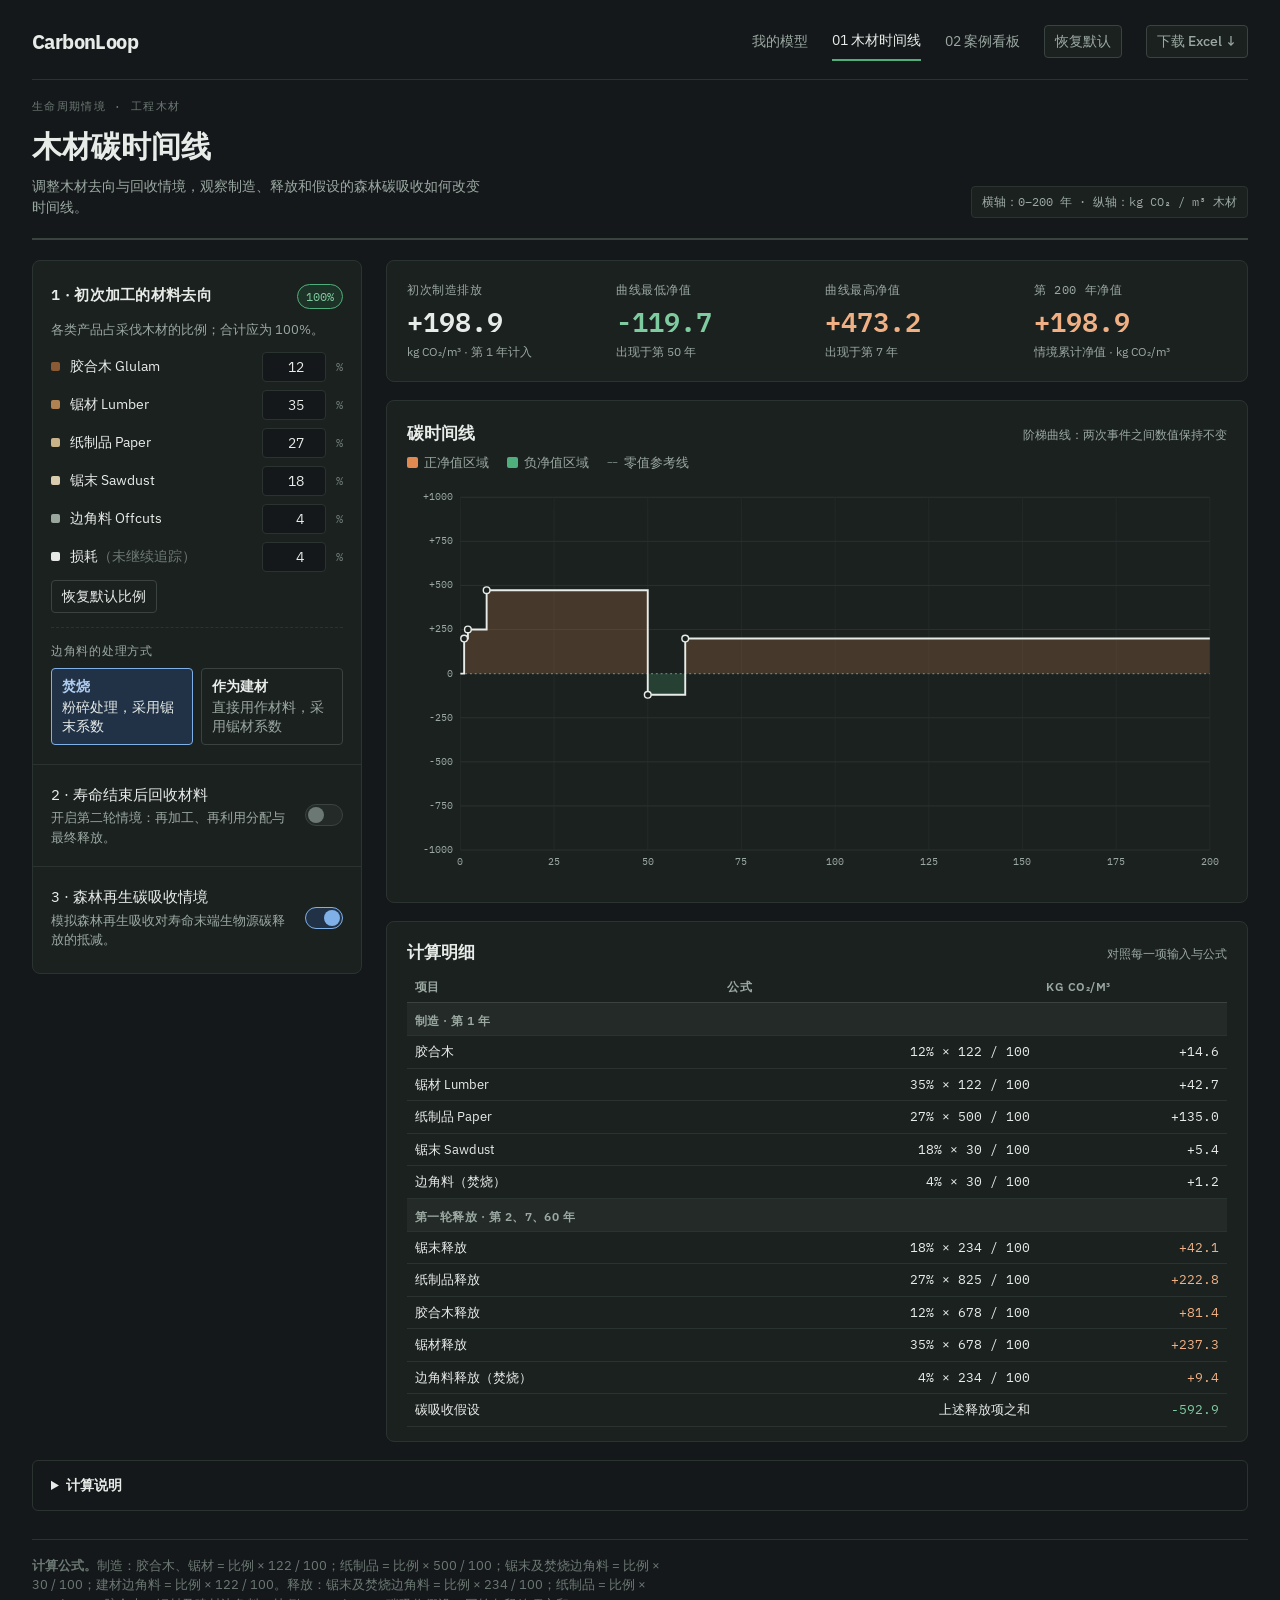
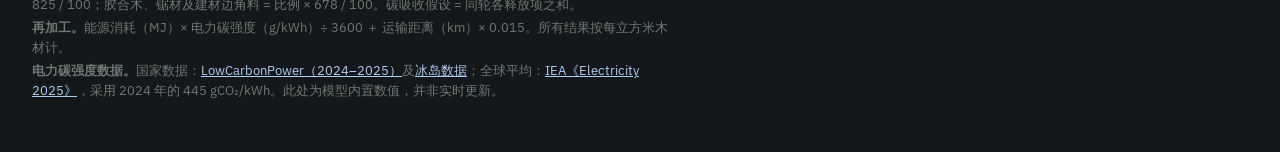
<file: reference-demo/index.html>
<!doctype html><html><head><meta charset=utf8><meta name=viewport content="width=device-width,initial-scale=1"><style>:root{color-scheme:light}body{margin:0;padding:0;font:14px -apple-system,BlinkMacSystemFont,sans-serif;background:#faf9f5;color:#141413}img{max-width:100%}[hidden]:not([hidden=until-found]){display:none!important}</style></head><body>
<title>Timber Carbon Timeline (Copy)</title>
<link rel="preconnect" href="https://fonts.googleapis.com">
<link rel="preconnect" href="https://fonts.gstatic.com" crossorigin>
<link href="https://fonts.googleapis.com/css2?family=IBM+Plex+Sans:wght@400;500;600;700&family=IBM+Plex+Mono:wght@400;500;600&display=swap" rel="stylesheet">
<style>
  :root{
    --paper:#F1F4F2;
    --surface:#FFFFFF;
    --surface-2:#E7ECE8;
    --ink:#1C2320;
    --ink-muted:#59645F;
    --ink-faint:#8A948E;
    --line:#D3D9D5;
    --line-strong:#B7C0BB;
    --accent:#2D5FA3;
    --accent-ink:#1F4576;
    --accent-soft:#DDE7F3;
    --released:#C4622D;
    --released-ink:#9C4A1D;
    --released-soft:#F3DFD1;
    --stored:#2F7A55;
    --stored-ink:#215C40;
    --stored-soft:#D9EBE0;
    --focus:#2D5FA3;
    --radius-s:4px;
    --radius-m:8px;
    --font-display:"IBM Plex Sans",system-ui,-apple-system,"Segoe UI",sans-serif;
    --font-body:"IBM Plex Sans",system-ui,-apple-system,"Segoe UI",sans-serif;
    --font-mono:"IBM Plex Mono","SFMono-Regular",Consolas,monospace;
  }
  @media (prefers-color-scheme: dark){
    :root:not([data-theme="light"]){
      --paper:#14181A;
      --surface:#1B211F;
      --surface-2:#232A27;
      --ink:#E8ECE9;
      --ink-muted:#9BA8A2;
      --ink-faint:#6C7873;
      --line:#2B3330;
      --line-strong:#3A433F;
      --accent:#7FB0E8;
      --accent-ink:#AECBF0;
      --accent-soft:#213247;
      --released:#E08A52;
      --released-ink:#F0B084;
      --released-soft:#3B2A20;
      --stored:#4FAF7C;
      --stored-ink:#7FCBA0;
      --stored-soft:#1E3327;
      --focus:#7FB0E8;
    }
  }
  :root[data-theme="dark"]{
    --paper:#14181A;
    --surface:#1B211F;
    --surface-2:#232A27;
    --ink:#E8ECE9;
    --ink-muted:#9BA8A2;
    --ink-faint:#6C7873;
    --line:#2B3330;
    --line-strong:#3A433F;
    --accent:#7FB0E8;
    --accent-ink:#AECBF0;
    --accent-soft:#213247;
    --released:#E08A52;
    --released-ink:#F0B084;
    --released-soft:#3B2A20;
    --stored:#4FAF7C;
    --stored-ink:#7FCBA0;
    --stored-soft:#1E3327;
    --focus:#7FB0E8;
  }

  *{box-sizing:border-box;}
  html,body{margin:0;padding:0;}
  body{
    background:
      linear-gradient(var(--paper),var(--paper)),
      repeating-linear-gradient(0deg, transparent, transparent 31px, color-mix(in srgb, var(--ink) 4%, transparent) 32px),
      repeating-linear-gradient(90deg, transparent, transparent 31px, color-mix(in srgb, var(--ink) 4%, transparent) 32px);
    color:var(--ink);
    font-family:var(--font-body);
    font-size:15px;
    line-height:1.5;
    -webkit-font-smoothing:antialiased;
  }
  h1,h2,h3{font-family:var(--font-display);text-wrap:balance;margin:0;}
  a{color:var(--accent-ink);}
  ::selection{background:var(--accent-soft);}
  :focus-visible{outline:2px solid var(--focus);outline-offset:2px;}
  button{font-family:inherit;}

  .page{max-width:1240px;margin:0 auto;padding:28px 24px 64px;}

  .masthead{
    display:flex;flex-wrap:wrap;gap:20px 40px;align-items:flex-end;justify-content:space-between;
    padding-bottom:20px;margin-bottom:24px;border-bottom:2px solid var(--line-strong);
  }
  .masthead .kicker{
    font-family:var(--font-mono);font-size:11px;letter-spacing:.12em;text-transform:uppercase;
    color:var(--ink-faint);margin:0 0 8px;
  }
  .masthead h1{font-size:28px;font-weight:600;letter-spacing:-.01em;}
  .masthead p{max-width:56ch;color:var(--ink-muted);margin:8px 0 0;font-size:14px;}
  .masthead .unit-tag{
    font-family:var(--font-mono);font-size:12px;color:var(--ink-muted);
    background:var(--surface);border:1px solid var(--line);border-radius:var(--radius-s);
    padding:6px 10px;white-space:nowrap;
  }

  .layout{display:grid;grid-template-columns:minmax(300px,340px) 1fr;gap:20px;align-items:start;}
  .layout > *{min-width:0;}
  @media (max-width:880px){.layout{grid-template-columns:1fr;}}

  .panel{background:var(--surface);border:1px solid var(--line);border-radius:var(--radius-m);min-width:0;}

  /* ---- Inputs panel ---- */
  .inputs{padding:4px 0;min-width:0;}
  fieldset{border:0;margin:0;padding:16px 18px;border-bottom:1px solid var(--line);min-width:0;}
  fieldset:last-child{border-bottom:0;}
  legend{
    font-family:var(--font-display);font-weight:600;font-size:13px;letter-spacing:.02em;
    text-transform:uppercase;color:var(--ink);padding:0;margin:0 0 4px;
  }
  .legend-row{display:flex;align-items:center;justify-content:space-between;gap:8px;width:100%;margin-bottom:10px;}
  .field-hint{color:var(--ink-muted);font-size:12.5px;margin:0 0 12px;}

  .cascade-row{display:flex;align-items:center;gap:10px;margin-bottom:8px;}
  .cascade-row label{flex:1;font-size:13px;color:var(--ink);}
  .cascade-row .swatch{width:9px;height:9px;border-radius:2px;flex:none;}
  .pct-input{
    width:64px;flex:none;font-family:var(--font-mono);font-size:13px;text-align:right;
    background:var(--paper);border:1px solid var(--line);border-radius:var(--radius-s);
    color:var(--ink);padding:5px 6px;font-variant-numeric:tabular-nums;
  }
  .pct-input:focus{border-color:var(--accent);}
  .pct-suffix{font-family:var(--font-mono);font-size:12px;color:var(--ink-faint);width:12px;}

  .sum-badge{
    font-family:var(--font-mono);font-size:11.5px;padding:3px 8px;border-radius:999px;
    border:1px solid var(--line);color:var(--ink-muted);white-space:nowrap;font-variant-numeric:tabular-nums;
  }
  .sum-badge[data-ok="true"]{color:var(--stored-ink);border-color:var(--stored);background:var(--stored-soft);}
  .sum-badge[data-ok="false"]{color:var(--released-ink);border-color:var(--released);background:var(--released-soft);}

  .btn{
    font-family:var(--font-body);font-size:12.5px;font-weight:500;cursor:pointer;
    border:1px solid var(--line-strong);background:var(--surface);color:var(--ink);
    border-radius:var(--radius-s);padding:6px 10px;
  }
  .btn:hover{border-color:var(--accent);color:var(--accent-ink);}
  .btn-row{display:flex;gap:8px;flex-wrap:wrap;margin-top:2px;}

  .choice-group{display:flex;gap:8px;margin-top:2px;}
  .choice{
    flex:1;text-align:left;border:1px solid var(--line-strong);background:var(--surface);
    border-radius:var(--radius-s);padding:8px 10px;cursor:pointer;font-size:12.5px;color:var(--ink-muted);
  }
  .choice strong{display:block;font-size:12.5px;color:var(--ink);font-weight:600;margin-bottom:2px;}
  .choice[aria-pressed="true"]{border-color:var(--accent);background:var(--accent-soft);color:var(--ink);}
  .choice[aria-pressed="true"] strong{color:var(--accent-ink);}

  .switch-row{display:flex;align-items:center;justify-content:space-between;gap:12px;min-width:0;}
  .switch-row > div{min-width:0;}
  .switch-row .label{font-size:13px;}
  .switch-row .desc{font-size:12px;color:var(--ink-muted);margin-top:2px;}
  .switch{
    position:relative;width:38px;height:22px;flex:none;border-radius:999px;border:1px solid var(--line-strong);
    background:var(--surface-2);cursor:pointer;padding:0;
  }
  .switch::after{
    content:"";position:absolute;top:2px;left:2px;width:16px;height:16px;border-radius:50%;
    background:var(--ink-faint);transition:transform .15s ease, background .15s ease;
  }
  .switch[aria-checked="true"]{background:var(--accent-soft);border-color:var(--accent);}
  .switch[aria-checked="true"]::after{transform:translateX(16px);background:var(--accent);}

  .subsection{margin-top:14px;padding-top:14px;border-top:1px dashed var(--line);}
  .subsection > .label{font-size:12px;text-transform:uppercase;letter-spacing:.06em;color:var(--ink-muted);margin-bottom:8px;}

  .preset-row{display:flex;gap:6px;flex-wrap:wrap;margin-bottom:8px;}
  .preset{
    font-family:var(--font-mono);font-size:12px;border:1px solid var(--line-strong);background:var(--surface);
    color:var(--ink-muted);border-radius:var(--radius-s);padding:5px 9px;cursor:pointer;
  }
  .preset[aria-pressed="true"]{border-color:var(--accent);color:var(--accent-ink);background:var(--accent-soft);}
  .num-row{display:flex;align-items:center;gap:8px;}
  .num-row label{font-size:12.5px;color:var(--ink-muted);flex:1;}
  .num-input{
    width:100px;font-family:var(--font-mono);font-size:13px;text-align:right;background:var(--paper);
    border:1px solid var(--line);border-radius:var(--radius-s);color:var(--ink);padding:5px 6px;
    font-variant-numeric:tabular-nums;
  }
  select.num-input{width:auto;flex:1;text-align:left;font-family:var(--font-body);}

  [hidden]{display:none!important;}

  /* ---- Results ---- */
  .results{display:flex;flex-direction:column;gap:16px;background:transparent;border:0;}
  .chart-card,.table-card,.reading-card{background:var(--surface);border:1px solid var(--line);border-radius:var(--radius-m);padding:18px 20px 14px;}
  .card-head{display:flex;align-items:baseline;justify-content:space-between;flex-wrap:wrap;gap:8px;margin-bottom:6px;}
  .card-head h2{font-size:15px;font-weight:600;}
  .card-head .note{font-size:12px;color:var(--ink-muted);}

  .chart-legend{display:flex;gap:18px;flex-wrap:wrap;margin:2px 0 10px;font-size:12.5px;color:var(--ink-muted);}
  .chart-legend span{display:inline-flex;align-items:center;gap:6px;}
  .chart-legend i{width:11px;height:11px;border-radius:2px;display:inline-block;}

  svg.chart{width:100%;height:auto;display:block;overflow:visible;}
  .tick-label{font-family:var(--font-mono);font-size:10.5px;fill:var(--ink-muted);}
  .axis-title{font-family:var(--font-body);font-size:11.5px;fill:var(--ink-muted);}
  .gridline{stroke:var(--line);stroke-width:1;}
  .zero-line{stroke:var(--ink-faint);stroke-width:1.25;stroke-dasharray:2 3;}
  .step-line{fill:none;stroke:var(--ink);stroke-width:2;}
  .milestone-dot{fill:var(--surface);stroke:var(--ink);stroke-width:1.5;}
  .milestone-dot.hovered{stroke:var(--accent);fill:var(--accent);}
  .crosshair{stroke:var(--ink-muted);stroke-width:1;stroke-dasharray:3 3;}

  .tooltip{
    position:absolute;pointer-events:none;background:var(--ink);color:var(--paper);
    font-family:var(--font-mono);font-size:11.5px;line-height:1.45;padding:8px 10px;border-radius:var(--radius-s);
    max-width:220px;transform:translate(-50%,-100%);white-space:nowrap;box-shadow:0 4px 14px rgba(0,0,0,.18);
    z-index:5;
  }
  :root[data-theme="dark"] .tooltip, @media (prefers-color-scheme:dark){ .tooltip{} }
  .tooltip .t-year{color:var(--paper);opacity:.65;display:block;font-size:10.5px;margin-bottom:2px;}
  .tooltip .t-val{font-weight:600;}
  .chart-wrap{position:relative;}

  table{border-collapse:collapse;width:100%;font-size:13px;}
  th{
    text-align:left;font-family:var(--font-body);font-weight:600;font-size:11px;text-transform:uppercase;
    letter-spacing:.04em;color:var(--ink-muted);border-bottom:1px solid var(--line-strong);padding:6px 8px;
  }
  td{border-bottom:1px solid var(--line);padding:6px 8px;vertical-align:top;}
  td.num{font-family:var(--font-mono);text-align:right;font-variant-numeric:tabular-nums;white-space:nowrap;}
  tr.phase-row td{background:var(--surface-2);font-weight:600;color:var(--ink-muted);font-size:11.5px;text-transform:uppercase;letter-spacing:.04em;padding-top:9px;}
  tr.total-row td{font-weight:600;border-top:1.5px solid var(--line-strong);}
  .table-scroll{overflow-x:auto;}
  .term-released{color:var(--released-ink);}
  .term-stored{color:var(--stored-ink);}

  .reading-card{display:flex;gap:22px;flex-wrap:wrap;}
  .reading{flex:1;min-width:160px;}
  .reading .k{font-family:var(--font-mono);font-size:11px;text-transform:uppercase;letter-spacing:.05em;color:var(--ink-muted);}
  .reading .v{font-family:var(--font-mono);font-size:22px;font-weight:600;font-variant-numeric:tabular-nums;margin-top:2px;}
  .reading .v.released{color:var(--released-ink);}
  .reading .v.stored{color:var(--stored-ink);}
  .reading .d{font-size:12px;color:var(--ink-muted);margin-top:2px;}

  footer{margin-top:28px;padding-top:16px;border-top:1px solid var(--line);color:var(--ink-faint);font-size:11.5px;}
  footer p{margin:0 0 4px;max-width:80ch;}
</style>

<div class="page">
  <header class="masthead">
    <div>
      <p class="kicker">Life-cycle assessment · engineered timber</p>
      <h1>Timber Carbon Timeline</h1>
      <p>Models the carbon stored in an engineered-timber product cascade and when it is released back to the atmosphere, from manufacturing through reclamation and reuse.</p>
    </div>
    <div class="unit-tag">x: years (0–200) · y: kg CO₂ / m³ timber (−1000…+1000)</div>
  </header>

  <main class="layout">
    <!-- ============ INPUTS ============ -->
    <form class="panel inputs" id="inputForm">

      <fieldset>
        <div class="legend-row">
          <legend>1 · Virgin cascade</legend>
          <span class="sum-badge" id="virginSumBadge">100%</span>
        </div>
        <p class="field-hint">Share of harvested wood entering each product stream.</p>

        <div class="cascade-row"><i class="swatch" style="background:#8A5A34"></i><label for="v_gluelam">Glulam (lamellae)</label><input class="pct-input" type="number" id="v_gluelam" min="0" max="100" step="0.1" value="12"><span class="pct-suffix">%</span></div>
        <div class="cascade-row"><i class="swatch" style="background:#B08252"></i><label for="v_lumber">Lumber</label><input class="pct-input" type="number" id="v_lumber" min="0" max="100" step="0.1" value="35"><span class="pct-suffix">%</span></div>
        <div class="cascade-row"><i class="swatch" style="background:#C9B48A"></i><label for="v_paper">Paper</label><input class="pct-input" type="number" id="v_paper" min="0" max="100" step="0.1" value="27"><span class="pct-suffix">%</span></div>
        <div class="cascade-row"><i class="swatch" style="background:#D8CBAE"></i><label for="v_sawdust">Sawdust</label><input class="pct-input" type="number" id="v_sawdust" min="0" max="100" step="0.1" value="18"><span class="pct-suffix">%</span></div>
        <div class="cascade-row"><i class="swatch" style="background:#9AA79E"></i><label for="v_offcuts">Offcuts</label><input class="pct-input" type="number" id="v_offcuts" min="0" max="100" step="0.1" value="4"><span class="pct-suffix">%</span></div>
        <div class="cascade-row"><i class="swatch" style="background:#E4E7E4"></i><label for="v_shrinkage">Shrinkage <span style="color:var(--ink-faint)">(untracked)</span></label><input class="pct-input" type="number" id="v_shrinkage" min="0" max="100" step="0.1" value="4"><span class="pct-suffix">%</span></div>

        <div class="btn-row">
          <button type="button" class="btn" data-reset="virgin">Reset to default cascade</button>
        </div>

        <div class="subsection">
          <div class="label">Offcuts handling</div>
          <div class="choice-group" id="v_offcutsChoice" role="group" aria-label="Virgin offcuts handling">
            <button type="button" class="choice" data-choice="burn" aria-pressed="true"><strong>Burned</strong>shredded to sawdust — uses sawdust factors</button>
            <button type="button" class="choice" data-choice="build" aria-pressed="false"><strong>Building material</strong>used as-is — uses lumber factors</button>
          </div>
        </div>
      </fieldset>

      <fieldset>
        <div class="switch-row">
          <div>
            <div class="label">2 · Reclaim material at end of life</div>
            <div class="desc">Adds a second life cycle: remanufacturing, reuse cascade, reclaimed release.</div>
          </div>
          <button type="button" class="switch" id="reclaimToggle" role="switch" aria-checked="false"></button>
        </div>

        <div id="reclaimBlock" hidden>
          <div class="subsection">
            <div class="legend-row"><span class="label" style="margin:0;">Reclaimed cascade</span><span class="sum-badge" id="reclaimSumBadge">100%</span></div>
            <div class="cascade-row"><i class="swatch" style="background:#8A5A34"></i><label for="r_wood">Reclaimed wood</label><input class="pct-input" type="number" id="r_wood" min="0" max="100" step="0.1" value="70"><span class="pct-suffix">%</span></div>
            <div class="cascade-row"><i class="swatch" style="background:#9AA79E"></i><label for="r_offcuts">Offcuts</label><input class="pct-input" type="number" id="r_offcuts" min="0" max="100" step="0.1" value="20"><span class="pct-suffix">%</span></div>
            <div class="cascade-row"><i class="swatch" style="background:#D8CBAE"></i><label for="r_sawdust">Sawdust</label><input class="pct-input" type="number" id="r_sawdust" min="0" max="100" step="0.1" value="10"><span class="pct-suffix">%</span></div>
            <div class="btn-row"><button type="button" class="btn" data-reset="reclaim">Reset to default cascade</button></div>
          </div>

          <div class="subsection">
            <div class="label">Offcuts handling (reclaimed)</div>
            <div class="choice-group" id="r_offcutsChoice" role="group" aria-label="Reclaimed offcuts handling">
              <button type="button" class="choice" data-choice="burn" aria-pressed="true"><strong>Burned</strong>shredded to sawdust</button>
              <button type="button" class="choice" data-choice="build" aria-pressed="false"><strong>Building material</strong>used as-is</button>
            </div>
          </div>

          <div class="subsection">
            <div class="label">Remanufacturing — transport</div>
            <div class="preset-row" id="kmPresets">
              <button type="button" class="preset" data-val="50">50 km</button>
              <button type="button" class="preset" data-val="150" aria-pressed="true">150 km</button>
              <button type="button" class="preset" data-val="500">500 km</button>
              <button type="button" class="preset" data-val="1000">1000 km</button>
            </div>
            <div class="num-row"><label for="kmInput">Distance travelled</label><input class="num-input" type="number" id="kmInput" min="0" value="150"><span class="pct-suffix" style="width:auto">km</span></div>
          </div>

          <div class="subsection">
            <div class="label">Remanufacturing — energy mix</div>
            <div class="num-row">
              <label for="countrySelect">Remanufacturing country</label>
              <select class="num-input" id="countrySelect"></select>
            </div>
            <div class="num-row" id="customGridRow" hidden style="margin-top:6px;">
              <label for="customGrid">Grid carbon intensity</label>
              <input class="num-input" type="number" id="customGrid" min="0" value="300"><span class="pct-suffix" style="width:auto">gCO₂/kWh</span>
            </div>
          </div>

          <div class="subsection">
            <div class="label">Remanufacturing — energy consumption</div>
            <div class="preset-row" id="mjPresets">
              <button type="button" class="preset" data-val="1000">1000 MJ</button>
              <button type="button" class="preset" data-val="1500" aria-pressed="true">1500 MJ</button>
              <button type="button" class="preset" data-val="3000">3000 MJ</button>
            </div>
            <div class="num-row"><label for="mjInput">Energy consumed</label><input class="num-input" type="number" id="mjInput" min="0" value="1500"><span class="pct-suffix" style="width:auto">MJ</span></div>
          </div>
        </div>
      </fieldset>

      <fieldset>
        <div class="switch-row">
          <div>
            <div class="label">3 · Sequestration</div>
            <div class="desc">Forest regrowth offsetting biogenic carbon released at end of life.</div>
          </div>
          <button type="button" class="switch" id="seqToggle" role="switch" aria-checked="true"></button>
        </div>
      </fieldset>
    </form>

    <!-- ============ RESULTS ============ -->
    <section class="results">

      <div class="reading-card">
        <div class="reading"><div class="k">Manufacturing footprint</div><div class="v" id="readManufacturing">—</div><div class="d">kg CO₂ / m³, locked in at year 1</div></div>
        <div class="reading"><div class="k">Peak stored</div><div class="v stored" id="readPeakStored">—</div><div class="d" id="readPeakStoredWhen">—</div></div>
        <div class="reading"><div class="k">Peak released</div><div class="v released" id="readPeakReleased">—</div><div class="d" id="readPeakReleasedWhen">—</div></div>
        <div class="reading"><div class="k">Balance at year 200</div><div class="v" id="readFinal">—</div><div class="d">net residual footprint</div></div>
      </div>

      <div class="chart-card">
        <div class="card-head">
          <h2>Carbon timeline</h2>
          <span class="note">Step chart — value holds until the next event</span>
        </div>
        <div class="chart-legend">
          <span><i style="background:var(--released)"></i>Released to atmosphere</span>
          <span><i style="background:var(--stored)"></i>Stored / sequestered</span>
          <span><i style="background:none;border-top:1.5px dashed var(--ink-faint);width:11px;height:0;"></i>Carbon-neutral baseline</span>
        </div>
        <div class="chart-wrap" id="chartWrap"></div>
      </div>

      <div class="table-card">
        <div class="card-head">
          <h2>Computed breakdown</h2>
          <span class="note">Every term feeding the timeline above</span>
        </div>
        <div class="table-scroll">
          <table id="breakdownTable"></table>
        </div>
      </div>
    </section>
  </main>

  <footer>
    <p><strong>Formulas.</strong> Manufacturing: gluelam/lumber = %×122/100, paper = %×500/100, sawdust/offcuts(burned) = %×30/100, offcuts(building material) = %×122/100. Release: sawdust/offcuts(burned) = %×234/100, paper = %×825/100, gluelam/lumber/offcuts(building material) = %×678/100. Sequestration = sum of that cycle's release terms. Remanufacturing = energy consumed × local grid intensity + distance × 0.015 kg CO₂/km. All terms are per m³ of timber.</p>
    <p><strong>Grid carbon-intensity sources.</strong> Country figures: <a href="https://lowcarbonpower.org/ranking?metric=ci" target="_blank" rel="noopener">lowcarbonpower.org</a> (lifecycle gCO₂eq/kWh, 2024–25) and <a href="https://lowcarbonpower.org/region/Iceland" target="_blank" rel="noopener">lowcarbonpower.org/Iceland</a>. World average: <a href="https://www.iea.org/reports/electricity-2025/emissions" target="_blank" rel="noopener">IEA, Electricity 2025</a> (445 gCO₂/kWh, 2024). Converted to kg CO₂/MJ (÷3600) for the remanufacturing term.</p>
  </footer>
</div>

<script>
(function(){
  "use strict";

  // ---------- Country grid data (gCO2eq/kWh) ----------
  var COUNTRIES = [
    ["Sweden",37.7],["Norway",30.7],["Iceland",28],["France",42.4],["Switzerland",54.7],
    ["Finland",95.4],["Denmark",100.0],["Brazil",113.7],["Canada",131.1],["Spain",145.2],
    ["Austria",150.3],["United Kingdom",216.4],["Belgium",227.2],["Netherlands",279.1],
    ["Germany",298.4],["Italy",307.1],["United States",343.2],["Russia",377.1],
    ["Mexico",406.2],["South Korea",429.5],["Japan",438.4],["Australia",439.9],
    ["World average",445],["China",476.9],["Poland",516.1],["India",586.0],["South Africa",672.8]
  ];

  var countrySelect = document.getElementById("countrySelect");
  COUNTRIES.forEach(function(c){
    var opt = document.createElement("option");
    opt.value = c[1]; opt.textContent = c[0] + "  ·  " + c[1] + " gCO₂/kWh";
    if (c[0] === "Denmark") opt.selected = true;
    countrySelect.appendChild(opt);
  });
  var customOpt = document.createElement("option");
  customOpt.value = "custom"; customOpt.textContent = "Custom value…";
  countrySelect.appendChild(customOpt);

  // ---------- State ----------
  var state = {
    virgin: {gluelam:12, lumber:35, paper:27, sawdust:18, offcuts:4, shrinkage:4},
    virginOffcuts: "burn",
    reclaim: false,
    reclaimed: {wood:70, offcuts:20, sawdust:10},
    reclaimedOffcuts: "burn",
    km: 150,
    mjConsumed: 1500,
    gridGPerKwh: 100.0, // Denmark default
    seqOn: true
  };

  var VIRGIN_DEFAULT = {gluelam:12, lumber:35, paper:27, sawdust:18, offcuts:4, shrinkage:4};
  var RECLAIM_DEFAULT = {wood:70, offcuts:20, sawdust:10};

  // ---------- Wire up cascade inputs ----------
  function num(id){ return parseFloat(document.getElementById(id).value) || 0; }

  ["gluelam","lumber","paper","sawdust","offcuts","shrinkage"].forEach(function(k){
    document.getElementById("v_"+k).addEventListener("input", function(){
      state.virgin[k] = num("v_"+k); recalc();
    });
  });
  ["wood","offcuts","sawdust"].forEach(function(k){
    document.getElementById("r_"+k).addEventListener("input", function(){
      state.reclaimed[k] = num("r_"+k); recalc();
    });
  });

  document.querySelector('[data-reset="virgin"]').addEventListener("click", function(){
    state.virgin = Object.assign({}, VIRGIN_DEFAULT);
    Object.keys(VIRGIN_DEFAULT).forEach(function(k){ document.getElementById("v_"+k).value = VIRGIN_DEFAULT[k]; });
    recalc();
  });
  document.querySelector('[data-reset="reclaim"]').addEventListener("click", function(){
    state.reclaimed = Object.assign({}, RECLAIM_DEFAULT);
    Object.keys(RECLAIM_DEFAULT).forEach(function(k){ document.getElementById("r_"+k).value = RECLAIM_DEFAULT[k]; });
    recalc();
  });

  function wireChoice(groupId, stateKey){
    var group = document.getElementById(groupId);
    group.querySelectorAll(".choice").forEach(function(btn){
      btn.addEventListener("click", function(){
        group.querySelectorAll(".choice").forEach(function(b){ b.setAttribute("aria-pressed","false"); });
        btn.setAttribute("aria-pressed","true");
        state[stateKey] = btn.getAttribute("data-choice");
        recalc();
      });
    });
  }
  wireChoice("v_offcutsChoice","virginOffcuts");
  wireChoice("r_offcutsChoice","reclaimedOffcuts");

  function wireSwitch(id, onSet){
    var el = document.getElementById(id);
    el.addEventListener("click", function(){
      var next = el.getAttribute("aria-checked") !== "true";
      el.setAttribute("aria-checked", next ? "true" : "false");
      onSet(next);
      recalc();
    });
  }
  wireSwitch("reclaimToggle", function(v){
    state.reclaim = v;
    document.getElementById("reclaimBlock").hidden = !v;
  });
  wireSwitch("seqToggle", function(v){ state.seqOn = v; });

  function wirePresets(containerId, inputId, stateKey){
    var container = document.getElementById(containerId);
    var input = document.getElementById(inputId);
    container.querySelectorAll(".preset").forEach(function(btn){
      btn.addEventListener("click", function(){
        container.querySelectorAll(".preset").forEach(function(b){ b.setAttribute("aria-pressed","false"); });
        btn.setAttribute("aria-pressed","true");
        input.value = btn.getAttribute("data-val");
        state[stateKey] = parseFloat(btn.getAttribute("data-val"));
        recalc();
      });
    });
    input.addEventListener("input", function(){
      container.querySelectorAll(".preset").forEach(function(b){ b.setAttribute("aria-pressed","false"); });
      state[stateKey] = parseFloat(input.value) || 0;
      recalc();
    });
  }
  wirePresets("kmPresets","kmInput","km");
  wirePresets("mjPresets","mjInput","mjConsumed");

  countrySelect.addEventListener("change", function(){
    var customRow = document.getElementById("customGridRow");
    if (countrySelect.value === "custom"){
      customRow.hidden = false;
      state.gridGPerKwh = num("customGrid");
    } else {
      customRow.hidden = true;
      state.gridGPerKwh = parseFloat(countrySelect.value);
    }
    recalc();
  });
  document.getElementById("customGrid").addEventListener("input", function(){
    state.gridGPerKwh = num("customGrid");
    recalc();
  });

  // ---------- Calculation engine ----------
  function compute(s){
    var v = s.virgin, r = s.reclaimed;

    var ME = {
      gluelam: v.gluelam * 122 / 100,
      lumber:  v.lumber  * 122 / 100,
      paper:   v.paper   * 500 / 100,
      sawdust: v.sawdust * 30  / 100,
      offcuts: v.offcuts * (s.virginOffcuts === "burn" ? 30 : 122) / 100
    };
    var R = {
      sawdust: v.sawdust * 234 / 100,
      paper:   v.paper   * 825 / 100,
      gluelam: v.gluelam * 678 / 100,
      lumber:  v.lumber  * 678 / 100,
      offcuts: v.offcuts * (s.virginOffcuts === "burn" ? 234 : 678) / 100
    };
    var sequestration = s.seqOn ? (R.sawdust + R.paper + R.gluelam + R.lumber + R.offcuts) : 0;

    var out = {ME:ME, R:R, sequestration:sequestration, reclaim:s.reclaim};

    if (s.reclaim){
      var gridKgPerMJ = s.gridGPerKwh / 3600;
      var remanu = s.mjConsumed * gridKgPerMJ + s.km * 0.015;
      var MEn = {
        sawdust: r.sawdust * 30 / 100,
        offcuts: r.offcuts * (s.reclaimedOffcuts === "burn" ? 30 : 122) / 100
      };
      var Rn = {
        sawdust: r.sawdust * 234 / 100,
        offcuts: r.offcuts * (s.reclaimedOffcuts === "burn" ? 234 : 678) / 100,
        reclaimedTimber: r.wood * 678 / 100
      };
      var newSequestration = s.seqOn ? (Rn.sawdust + Rn.reclaimedTimber + Rn.offcuts) : 0;
      out.remanu = remanu; out.MEn = MEn; out.Rn = Rn; out.newSequestration = newSequestration;
      out.gridKgPerMJ = gridKgPerMJ;
    }

    // ---- milestone points: [x, deltaLabel, delta] ----
    var y = 0;
    var pts = [];
    pts.push({x:0, y:0, label:"Start", delta:0});

    y += ME.gluelam+ME.lumber+ME.paper+ME.sawdust+ME.offcuts;
    pts.push({x:1, y:y, label:"Manufacturing emissions", delta: ME.gluelam+ME.lumber+ME.paper+ME.sawdust+ME.offcuts});

    var d2 = R.sawdust + (s.virginOffcuts === "burn" ? R.offcuts : 0);
    y += d2;
    pts.push({x:2, y:y, label:"Release of sawdust"+(s.virginOffcuts==="burn"?" + offcuts":""), delta:d2});

    y += R.paper;
    pts.push({x:7, y:y, label:"Release of paper", delta:R.paper});

    y -= sequestration;
    pts.push({x:50, y:y, label:"Sequestration", delta:-sequestration});

    var d60 = R.gluelam + R.lumber + (s.virginOffcuts === "build" ? R.offcuts : 0);
    y += d60;
    pts.push({x:60, y:y, label:"Release of gluelam + lumber"+(s.virginOffcuts==="build"?" + offcuts":""), delta:d60});

    if (s.reclaim){
      var d61 = out.remanu + out.MEn.sawdust + out.MEn.offcuts;
      y += d61;
      pts.push({x:61, y:y, label:"Remanufacturing + new sawdust", delta:d61});

      var d62 = out.Rn.sawdust + (s.reclaimedOffcuts === "burn" ? out.Rn.offcuts : 0);
      y += d62;
      pts.push({x:62, y:y, label:"Release of new sawdust"+(s.reclaimedOffcuts==="burn"?" + offcuts":""), delta:d62});

      y -= out.newSequestration;
      pts.push({x:110, y:y, label:"New sequestration", delta:-out.newSequestration});

      var d120 = out.Rn.reclaimedTimber + (s.reclaimedOffcuts === "build" ? out.Rn.offcuts : 0);
      y += d120;
      pts.push({x:120, y:y, label:"Release of reclaimed timber"+(s.reclaimedOffcuts==="build"?" + offcuts":""), delta:d120});
    }

    pts.push({x:200, y:y, label:"End of horizon", delta:0});
    out.points = pts;
    return out;
  }

  // ---------- Chart ----------
  var W = 860, H = 420, padL = 56, padR = 18, padT = 16, padB = 34;
  var plotW = W - padL - padR, plotH = H - padT - padB;
  var xMax = 200, yMin = -1000, yMax = 1000;

  function xScale(x){ return padL + (x/xMax)*plotW; }
  function yScale(v){
    var c = Math.max(yMin, Math.min(yMax, v));
    return padT + (1 - (c - yMin)/(yMax-yMin)) * plotH;
  }
  var zeroY = yScale(0);

  var chartWrap = document.getElementById("chartWrap");
  var svgNS = "http://www.w3.org/2000/svg";
  var svg = document.createElementNS(svgNS,"svg");
  svg.setAttribute("class","chart");
  svg.setAttribute("viewBox","0 0 "+W+" "+H);
  chartWrap.appendChild(svg);

  var tooltip = document.createElement("div");
  tooltip.className = "tooltip"; tooltip.style.display = "none";
  chartWrap.appendChild(tooltip);

  function el(tag, attrs){
    var e = document.createElementNS(svgNS, tag);
    for (var k in attrs) e.setAttribute(k, attrs[k]);
    return e;
  }

  function buildAreaPath(pts){
    var d = "M "+xScale(pts[0].x)+" "+zeroY;
    d += " L "+xScale(pts[0].x)+" "+yScale(pts[0].y);
    for (var i=1;i<pts.length;i++){
      d += " L "+xScale(pts[i].x)+" "+yScale(pts[i-1].y);
      d += " L "+xScale(pts[i].x)+" "+yScale(pts[i].y);
    }
    d += " L "+xScale(pts[pts.length-1].x)+" "+zeroY+" Z";
    return d;
  }
  function buildLinePath(pts){
    var d = "M "+xScale(pts[0].x)+" "+yScale(pts[0].y);
    for (var i=1;i<pts.length;i++){
      d += " L "+xScale(pts[i].x)+" "+yScale(pts[i-1].y);
      d += " L "+xScale(pts[i].x)+" "+yScale(pts[i].y);
    }
    return d;
  }

  var gridLayer, fillLayer, lineLayer, dotLayer, hoverLayer, uid = "tl"+Math.floor(Math.random()*1e6);

  function render(data){
    while (svg.firstChild) svg.removeChild(svg.firstChild);

    // defs: clip paths for upper (released) / lower (stored) halves
    var defs = el("defs",{});
    var clipUpper = el("clipPath",{id:uid+"-upper"});
    clipUpper.appendChild(el("rect",{x:padL,y:padT,width:plotW,height:zeroY-padT}));
    var clipLower = el("clipPath",{id:uid+"-lower"});
    clipLower.appendChild(el("rect",{x:padL,y:zeroY,width:plotW,height:(padT+plotH)-zeroY}));
    defs.appendChild(clipUpper); defs.appendChild(clipLower);
    svg.appendChild(defs);

    gridLayer = el("g",{}); svg.appendChild(gridLayer);
    fillLayer = el("g",{}); svg.appendChild(fillLayer);
    lineLayer = el("g",{}); svg.appendChild(lineLayer);
    dotLayer = el("g",{}); svg.appendChild(dotLayer);
    hoverLayer = el("g",{}); svg.appendChild(hoverLayer);

    // gridlines + y ticks
    for (var yv=-1000; yv<=1000; yv+=250){
      var yy = yScale(yv);
      gridLayer.appendChild(el("line",{x1:padL,x2:padL+plotW,y1:yy,y2:yy,class: yv===0 ? "zero-line":"gridline"}));
      var t = el("text",{x:padL-8,y:yy+3,class:"tick-label","text-anchor":"end"});
      t.textContent = (yv>0?"+":"")+yv;
      gridLayer.appendChild(t);
    }
    // x ticks
    [0,25,50,75,100,125,150,175,200].forEach(function(xv){
      var xx = xScale(xv);
      gridLayer.appendChild(el("line",{x1:xx,x2:xx,y1:padT,y2:padT+plotH,class:"gridline",opacity:0.5}));
      var t = el("text",{x:xx,y:padT+plotH+16,class:"tick-label","text-anchor":"middle"});
      t.textContent = xv; gridLayer.appendChild(t);
    });
    var pts = data.points;
    var areaPath = buildAreaPath(pts);
    var upperFill = el("path",{d:areaPath, fill:"var(--released)", opacity:"0.22", "clip-path":"url(#"+uid+"-upper)"});
    var lowerFill = el("path",{d:areaPath, fill:"var(--stored)", opacity:"0.22", "clip-path":"url(#"+uid+"-lower)"});
    fillLayer.appendChild(upperFill); fillLayer.appendChild(lowerFill);

    lineLayer.appendChild(el("path",{d:buildLinePath(pts), class:"step-line"}));

    pts.forEach(function(p, i){
      if (p.x===0 || p.x===200) return;
      dotLayer.appendChild(el("circle",{cx:xScale(p.x), cy:yScale(p.y), r:3.5, class:"milestone-dot", "data-idx":i}));
    });

    // hover capture
    var crosshair = el("line",{class:"crosshair", x1:0,x2:0,y1:padT,y2:padT+plotH, style:"display:none"});
    hoverLayer.appendChild(crosshair);
    var capture = el("rect",{x:padL,y:padT,width:plotW,height:plotH,fill:"transparent"});
    hoverLayer.appendChild(capture);

    function valueAt(year){
      var v = 0, label = "Start";
      for (var i=0;i<pts.length;i++){
        if (pts[i].x <= year){ v = pts[i].y; label = pts[i].label; }
      }
      return {v:v, label:label};
    }

    capture.addEventListener("mousemove", function(evt){
      var rect = svg.getBoundingClientRect();
      var scaleX = W/rect.width;
      var mx = (evt.clientX-rect.left)*scaleX;
      var year = Math.round(((mx-padL)/plotW)*xMax);
      year = Math.max(0, Math.min(200, year));
      var res = valueAt(year);
      var px = xScale(year);
      crosshair.setAttribute("x1",px); crosshair.setAttribute("x2",px);
      crosshair.style.display = "block";

      var wrapRect = chartWrap.getBoundingClientRect();
      var scaleDisp = rect.width/W;
      tooltip.style.display = "block";
      tooltip.style.left = (rect.left - wrapRect.left + px*scaleDisp) + "px";
      tooltip.style.top = (rect.top - wrapRect.top + yScale(res.v)*scaleDisp - 10) + "px";
      tooltip.innerHTML = '<span class="t-year">Year '+year+' — '+res.label+'</span><span class="t-val">'+fmt(res.v)+' kg CO₂/m³</span>';
    });
    capture.addEventListener("mouseleave", function(){
      crosshair.style.display = "none";
      tooltip.style.display = "none";
    });
  }

  function fmt(n){
    var r = Math.round(n*10)/10;
    return (r>0?"+":"")+r.toLocaleString(undefined,{maximumFractionDigits:1,minimumFractionDigits:1});
  }

  // ---------- Breakdown table ----------
  var table = document.getElementById("breakdownTable");
  function row(cells, cls){
    var tr = document.createElement("tr"); if (cls) tr.className = cls;
    cells.forEach(function(c, i){
      var cell = document.createElement(cls==="head"?"th":"td");
      if (typeof c === "object"){ cell.innerHTML = c.html; if(c.cls) cell.className = c.cls; }
      else cell.textContent = c;
      if (i>0 && cls!=="head" && typeof c !== "object") cell.className = "num";
      tr.appendChild(cell);
    });
    return tr;
  }
  function phaseRow(label){
    var tr = document.createElement("tr"); tr.className = "phase-row";
    var td = document.createElement("td"); td.colSpan = 3; td.textContent = label;
    tr.appendChild(td); return tr;
  }

  function renderTable(data, s){
    table.innerHTML = "";
    table.appendChild(row(["Term","Formula","kg CO₂/m³"], "head"));

    table.appendChild(phaseRow("Manufacturing — year 1"));
    table.appendChild(row(["Glulam", s.virgin.gluelam+"% × 122 / 100", fmt(data.ME.gluelam)]));
    table.appendChild(row(["Lumber", s.virgin.lumber+"% × 122 / 100", fmt(data.ME.lumber)]));
    table.appendChild(row(["Paper", s.virgin.paper+"% × 500 / 100", fmt(data.ME.paper)]));
    table.appendChild(row(["Sawdust", s.virgin.sawdust+"% × 30 / 100", fmt(data.ME.sawdust)]));
    table.appendChild(row(["Offcuts ("+(s.virginOffcuts==="burn"?"burned":"building material")+")", s.virgin.offcuts+"% × "+(s.virginOffcuts==="burn"?30:122)+" / 100", fmt(data.ME.offcuts)]));

    table.appendChild(phaseRow("First-life release — years 2, 7, 60"));
    table.appendChild(row([{html:"Release of sawdust"}, s.virgin.sawdust+"% × 234 / 100", {html:'<span class="term-released">'+fmt(data.R.sawdust)+"</span>", cls:"num"}]));
    table.appendChild(row([{html:"Release of paper"}, s.virgin.paper+"% × 825 / 100", {html:'<span class="term-released">'+fmt(data.R.paper)+"</span>", cls:"num"}]));
    table.appendChild(row([{html:"Release of gluelam"}, s.virgin.gluelam+"% × 678 / 100", {html:'<span class="term-released">'+fmt(data.R.gluelam)+"</span>", cls:"num"}]));
    table.appendChild(row([{html:"Release of lumber"}, s.virgin.lumber+"% × 678 / 100", {html:'<span class="term-released">'+fmt(data.R.lumber)+"</span>", cls:"num"}]));
    table.appendChild(row([{html:"Release of offcuts ("+(s.virginOffcuts==="burn"?"burned":"building material")+")"}, s.virgin.offcuts+"% × "+(s.virginOffcuts==="burn"?234:678)+" / 100", {html:'<span class="term-released">'+fmt(data.R.offcuts)+"</span>", cls:"num"}]));
    table.appendChild(row([{html:"Sequestration"+(s.seqOn?"":" (off)")}, "sum of the releases above", {html:'<span class="term-stored">'+fmt(-data.sequestration)+"</span>", cls:"num"}]));

    if (data.reclaim){
      table.appendChild(phaseRow("Remanufacturing — year 61"));
      table.appendChild(row(["Remanufacturing energy", s.mjConsumed+" MJ × "+data.gridKgPerMJ.toFixed(5)+" kgCO₂/MJ + "+s.km+"km × 0.015", fmt(data.remanu)]));
      table.appendChild(row(["New sawdust (manufacturing)", s.reclaimed.sawdust+"% × 30 / 100", fmt(data.MEn.sawdust)]));
      table.appendChild(row(["New offcuts ("+(s.reclaimedOffcuts==="burn"?"burned":"building material")+", manufacturing)", s.reclaimed.offcuts+"% × "+(s.reclaimedOffcuts==="burn"?30:122)+" / 100", fmt(data.MEn.offcuts)]));

      table.appendChild(phaseRow("Second-life release — years 62, 120"));
      table.appendChild(row([{html:"Release of new sawdust"}, s.reclaimed.sawdust+"% × 234 / 100", {html:'<span class="term-released">'+fmt(data.Rn.sawdust)+"</span>", cls:"num"}]));
      table.appendChild(row([{html:"Release of new offcuts ("+(s.reclaimedOffcuts==="burn"?"burned":"building material")+")"}, s.reclaimed.offcuts+"% × "+(s.reclaimedOffcuts==="burn"?234:678)+" / 100", {html:'<span class="term-released">'+fmt(data.Rn.offcuts)+"</span>", cls:"num"}]));
      table.appendChild(row([{html:"Release of reclaimed timber"}, s.reclaimed.wood+"% × 678 / 100", {html:'<span class="term-released">'+fmt(data.Rn.reclaimedTimber)+"</span>", cls:"num"}]));
      table.appendChild(row([{html:"New sequestration"+(s.seqOn?"":" (off)")}, "sum of the releases above", {html:'<span class="term-stored">'+fmt(-data.newSequestration)+"</span>", cls:"num"}]));
    }
  }

  // ---------- Readouts ----------
  function renderReadouts(data){
    var pts = data.points;
    document.getElementById("readManufacturing").textContent = fmt(pts[1].y);
    var peakStored = 0, peakStoredWhen = 0, peakReleased = 0, peakReleasedWhen = 0;
    pts.forEach(function(p){
      if (p.y < peakStored){ peakStored = p.y; peakStoredWhen = p.x; }
      if (p.y > peakReleased){ peakReleased = p.y; peakReleasedWhen = p.x; }
    });
    document.getElementById("readPeakStored").textContent = peakStored<0 ? fmt(peakStored) : "—";
    document.getElementById("readPeakStoredWhen").textContent = peakStored<0 ? "reached at year "+peakStoredWhen : "never goes net-negative";
    document.getElementById("readPeakReleased").textContent = fmt(peakReleased);
    document.getElementById("readPeakReleasedWhen").textContent = "reached at year "+peakReleasedWhen;
    var final = pts[pts.length-1].y;
    var finalEl = document.getElementById("readFinal");
    finalEl.textContent = fmt(final);
    finalEl.className = "v " + (final>0 ? "released" : final<0 ? "stored" : "");
  }

  // ---------- Sum badges ----------
  function updateSumBadge(id, total){
    var badge = document.getElementById(id);
    var rounded = Math.round(total*10)/10;
    badge.textContent = rounded+"%";
    badge.setAttribute("data-ok", Math.abs(total-100) < 0.05 ? "true" : "false");
  }

  // ---------- Main recalc ----------
  function recalc(){
    var vTotal = state.virgin.gluelam+state.virgin.lumber+state.virgin.paper+state.virgin.sawdust+state.virgin.offcuts+state.virgin.shrinkage;
    updateSumBadge("virginSumBadge", vTotal);
    var rTotal = state.reclaimed.wood+state.reclaimed.offcuts+state.reclaimed.sawdust;
    updateSumBadge("reclaimSumBadge", rTotal);

    var data = compute(state);
    render(data);
    renderTable(data, state);
    renderReadouts(data);
  }

  window.TimberReference = {snapshot: function(){return {inputs:JSON.parse(JSON.stringify(state)),result:compute(state)};}};
  recalc();
})();
</script>
<link rel="stylesheet" href="reference.css">
<script src="reference.js"></script>
<script src="excel-export.js?v=20261006-1"></script>
</body></html>
</file>
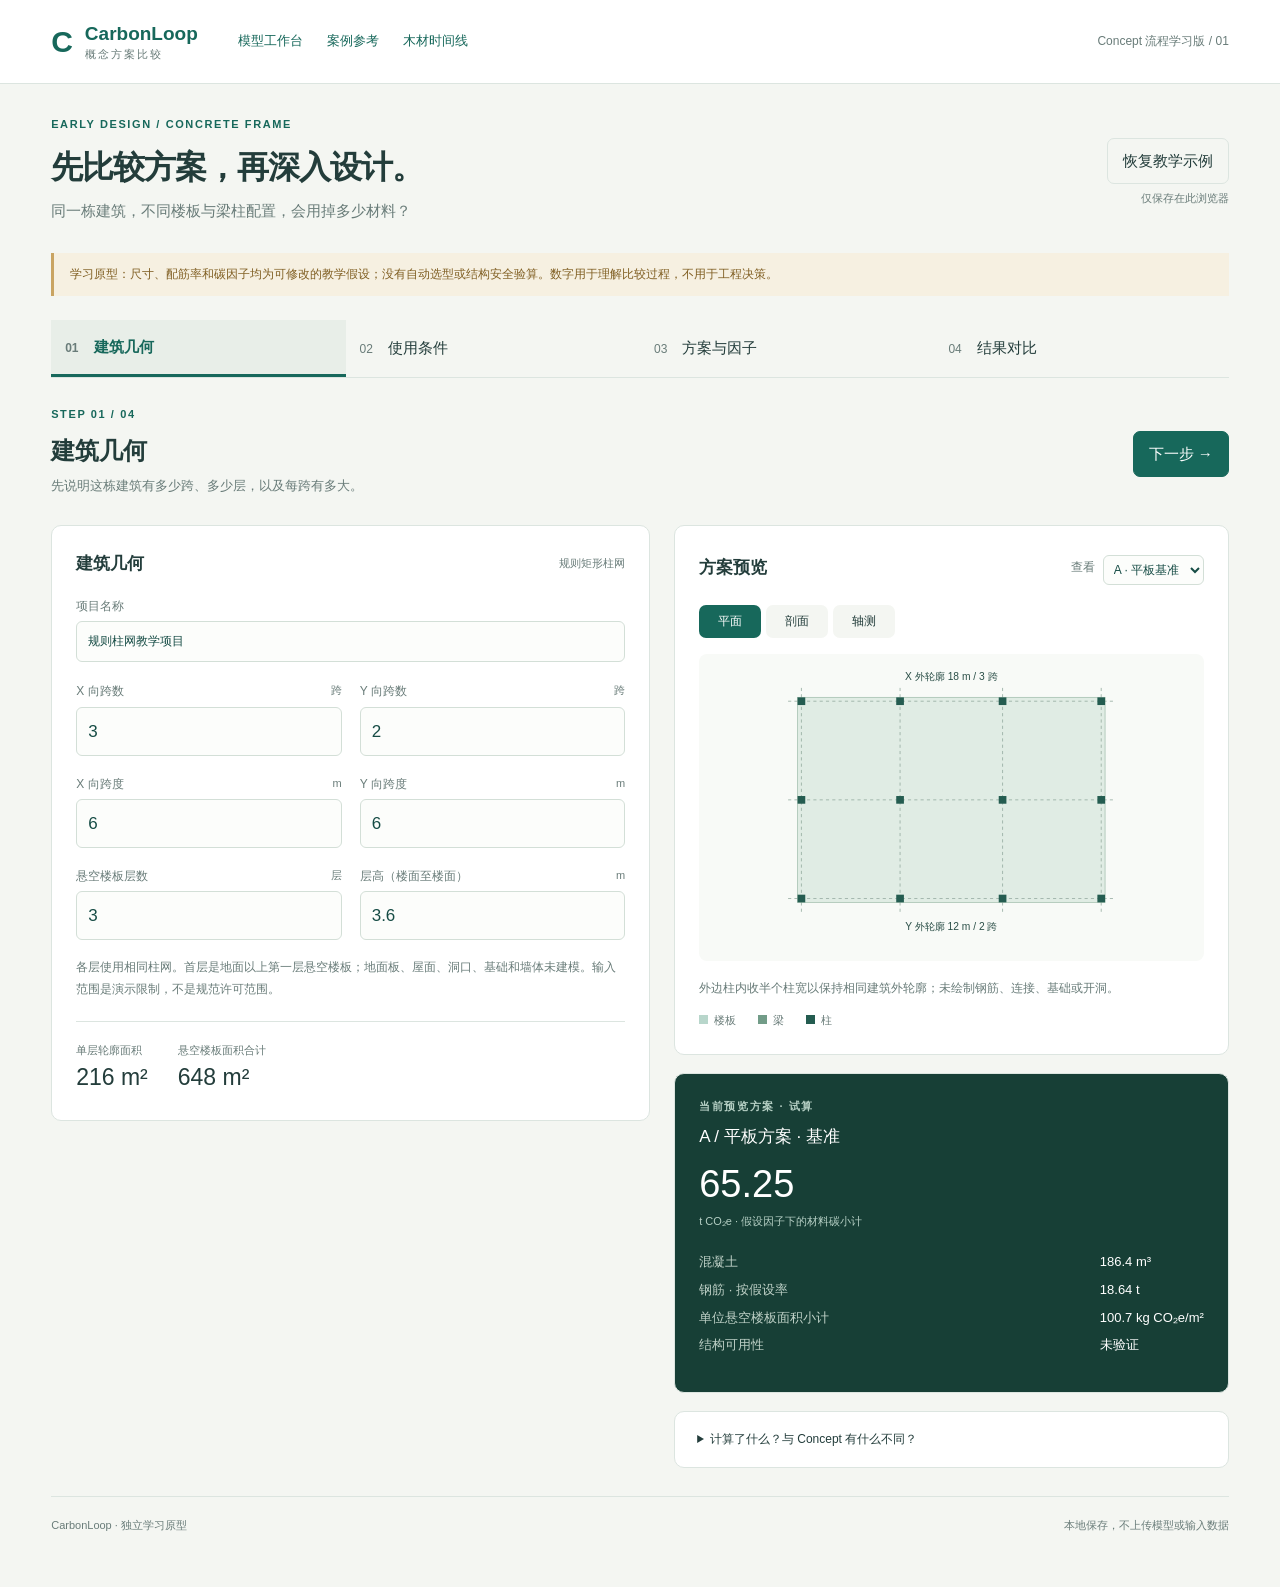
<file: reference-demo/concept.html>
<!doctype html>
<html lang="zh-CN"><head><meta charset="utf-8"><meta name="viewport" content="width=device-width,initial-scale=1"><title>CarbonLoop · 概念方案比较</title><link rel="stylesheet" href="concept.css"><script defer src="concept-core.js"></script><script defer src="concept.js"></script></head>
<body><header><a class="brand" href="concept.html">C<span>CarbonLoop<small>概念方案比较</small></span></a><nav><a href="demo.html">模型工作台</a><a href="dashboard.html">案例参考</a><a href="index.html">木材时间线</a></nav><span class="edition">Concept 流程学习版 / 01</span></header>
<main><div class="heading"><div><p class="eyebrow">EARLY DESIGN / CONCRETE FRAME</p><h1>先比较方案，再深入设计。</h1><p>同一栋建筑，不同楼板与梁柱配置，会用掉多少材料？</p></div><div class="heading-actions"><button id="reset" class="quiet">恢复教学示例</button><span id="saveState" role="status">仅保存在此浏览器</span></div></div>
<div class="scope-note">学习原型：尺寸、配筋率和碳因子均为可修改的教学假设；没有自动选型或结构安全验算。数字用于理解比较过程，不用于工程决策。</div>
<nav class="steps" aria-label="概念方案分析步骤"><button data-step="0" aria-current="step"><span>01</span>建筑几何</button><button data-step="1"><span>02</span>使用条件</button><button data-step="2"><span>03</span>方案与因子</button><button data-step="3"><span>04</span>结果对比</button></nav>
<section class="step-intro"><div><p class="eyebrow" id="stepCount"></p><h2 id="stepTitle"></h2><p id="stepDescription"></p></div><button id="next">下一步 →</button></section>
<div class="workbench">
<div class="form-column">
<section data-panel="0" class="panel"><div class="panel-heading"><h3>建筑几何</h3><span>规则矩形柱网</span></div><label class="wide">项目名称<input id="project" maxlength="80" data-path="project"></label><div class="fields">
<label>X 向跨数 <small>跨</small><input type="number" min="1" max="8" step="1" data-path="geometry.nx"></label><label>Y 向跨数 <small>跨</small><input type="number" min="1" max="8" step="1" data-path="geometry.ny"></label>
<label>X 向跨度 <small>m</small><input type="number" min="2" max="12" step="0.1" data-path="geometry.sx"></label><label>Y 向跨度 <small>m</small><input type="number" min="2" max="12" step="0.1" data-path="geometry.sy"></label>
<label>悬空楼板层数 <small>层</small><input type="number" min="1" max="15" step="1" data-path="geometry.floors"></label><label>层高（楼面至楼面）<small>m</small><input type="number" min="2" max="6" step="0.1" data-path="geometry.height"></label></div><p class="help">各层使用相同柱网。首层是地面以上第一层悬空楼板；地面板、屋面、洞口、基础和墙体未建模。输入范围是演示限制，不是规范许可范围。</p><div id="geometrySummary" class="summary-strip"></div></section>
<section data-panel="1" class="panel" hidden><div class="panel-heading"><h3>记录共同使用条件</h3><span>所有方案共用</span></div><div class="fields"><label>项目地点<input maxlength="80" data-path="loads.location"></label><label>建筑用途<input maxlength="80" data-path="loads.use"></label><label>附加恒荷载 <small>kN/m²</small><input type="number" min="0" max="100" step="0.1" data-path="loads.dead"></label><label>活荷载 <small>kN/m²</small><input type="number" min="0" max="100" step="0.1" data-path="loads.live"></label></div><div class="explanation"><h4>为什么要记录？</h4><p>不同方案必须面对相同的使用需求，比较才有意义。例如：办公室与仓库不能只按相同面积比较。</p><p>本版先保存这些条件，不用它们推算板厚、配筋或承载力。地点也不会自动选取当地规范或材料因子。</p></div><p class="help">1.5 / 3 kN/m² 仅为本页教学预填值，不是建筑用途的规范取值。未来有经验证的规则和计算模块后，才会联动尺寸。</p></section>
<section data-panel="2" class="panel" hidden><div class="panel-heading"><h3>候选方案</h3><span>手动尺寸 · 非优化推荐</span></div><p class="help">固定建筑外轮廓、柱网与层数；只比较下面的尺寸和钢筋估算率。B 是减薄试算，C 是梁板对照，都未验证可实施性。</p><div id="schemeEditors"></div><div class="panel-heading rates-heading"><h3>共同计算因子</h3><span>教学假设，可替换</span></div><div class="fields"><label>混凝土碳因子 <small>kg CO₂e/m³</small><input type="number" min="0" max="10000" step="0.01" data-path="rates.concrete"></label><label>钢筋碳因子 <small>kg CO₂e/kg</small><input type="number" min="0" max="100" step="0.01" data-path="rates.steel"></label><label>混凝土材料单价 <small>货币/m³</small><input type="number" min="0" max="10000000" data-path="rates.concreteCost" placeholder="未填写，不估算费用"></label><label>钢筋材料单价 <small>货币/kg</small><input type="number" min="0" max="10000000" step="0.01" data-path="rates.steelCost" placeholder="未填写，不估算费用"></label><label>计价货币<select data-path="rates.currency"><option>CNY</option><option>EUR</option><option>GBP</option><option>AUD</option></select></label><label>因子来源说明<input maxlength="180" data-path="rates.source"></label></div><p class="help">默认 250 和 1.0 只用于演示“数量 × 因子”，不来自 Concept、EPD 或规范。钢筋率是数量估算假设，不是计算所得配筋。费用仅含两种材料，不含施工、模板等。</p></section>
<section data-panel="3" class="panel" hidden><div class="panel-heading"><h3>比较结果</h3><label class="sort-label">排序<select id="sort"><option value="carbon">碳小计从低到高</option><option value="concrete">混凝土量从少到多</option><option value="cost">材料费从低到高</option></select></label></div><div id="resultTable" class="table-wrap"></div><p class="help">色条只表达当前数值相对大小，不表示结构安全或推荐采用；空缺不按 0 处理。工期尚未估算。</p><div id="chart" aria-label="各方案碳排放小计条形比较"></div><div id="comparisonText" class="explanation" aria-live="polite"></div><button id="print" class="primary">打印 / 保存讨论报告</button><p class="help">报告含输入、结果、公式与缺项，使用浏览器“另存为 PDF”。Excel 导出安排在后续，不会用 JSON 冒充表格。</p></section>
</div>
<aside class="preview-column"><section class="panel viewer"><div class="panel-heading"><h3>方案预览</h3><label>查看<select id="previewScheme"><option value="A">A · 平板基准</option><option value="B">B · 减薄试算</option><option value="C">C · 梁板对照</option></select></label></div><div class="view-tabs"><button data-view="plan" aria-pressed="true">平面</button><button data-view="section" aria-pressed="false">剖面</button><button data-view="axon" aria-pressed="false">轴测</button></div><svg id="preview" viewBox="0 0 640 390" role="img" aria-label="规则柱网与构件示意"></svg><p id="viewCaption" class="help"></p><div class="key"><span><i class="slab-key"></i>楼板</span><span><i class="beam-key"></i>梁</span><span><i class="column-key"></i>柱</span></div></section><section class="panel live-summary"><p class="eyebrow">当前预览方案 · 试算</p><h3 id="previewName"></h3><strong id="liveCarbon">—</strong><small>t CO₂e · 假设因子下的材料碳小计</small><div id="liveQuantities"></div><p id="validation" class="validation" role="status"></p></section><details class="panel method"><summary>计算了什么？与 Concept 有什么不同？</summary><p>参考的是 Concept 的操作顺序和方案比较思路，使用独立编写的页面与数量公式，没有使用其商标、代码或 ECFE 尺寸数据库，也没有执行其宏。</p><p>本版：矩形重复楼层，板体积＝面积×厚度；柱体积＝数量×截面×板下净高；梁只计板下且柱面之间的净体积。钢筋估算量＝混凝土体积×假设估算率。</p><p>碳小计＝混凝土体积×混凝土因子＋钢筋量×钢筋因子。尚未核实真实生命周期模块；不等同于 Concept 的 A1–A3 结果，不是全建筑碳排放。</p><p>原版可基于尺寸数据库选型；本版尺寸均手动设定。结构承载、变形、抗震、冲切、连接、基础、施工可行性、造价与工期完整性均未验证。</p><a href="https://www.concretecentre.com/concept" target="_blank" rel="noopener">Concept 官方说明 ↗</a></details></aside>
</div><footer><span>CarbonLoop · 独立学习原型</span><span>本地保存，不上传模型或输入数据</span></footer><section id="printReport" class="print-report"></section></main></body></html>
</file>
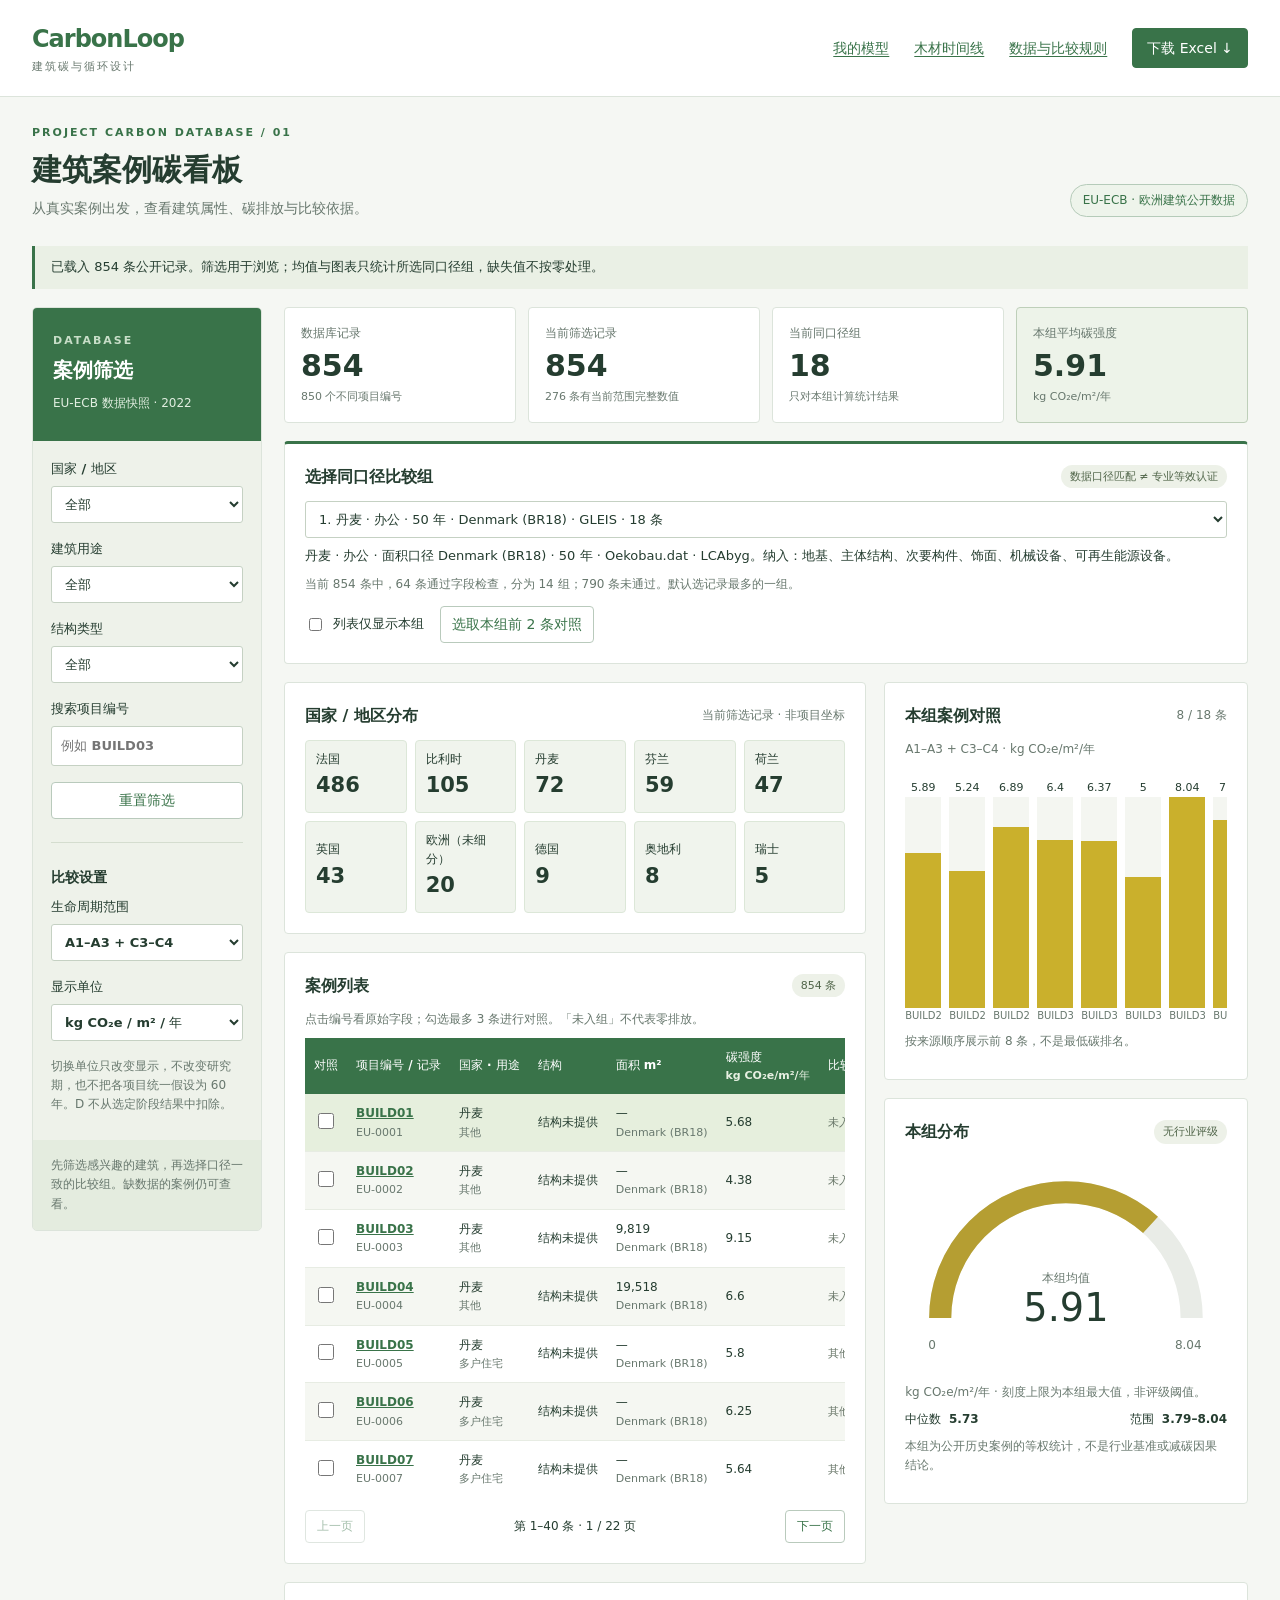
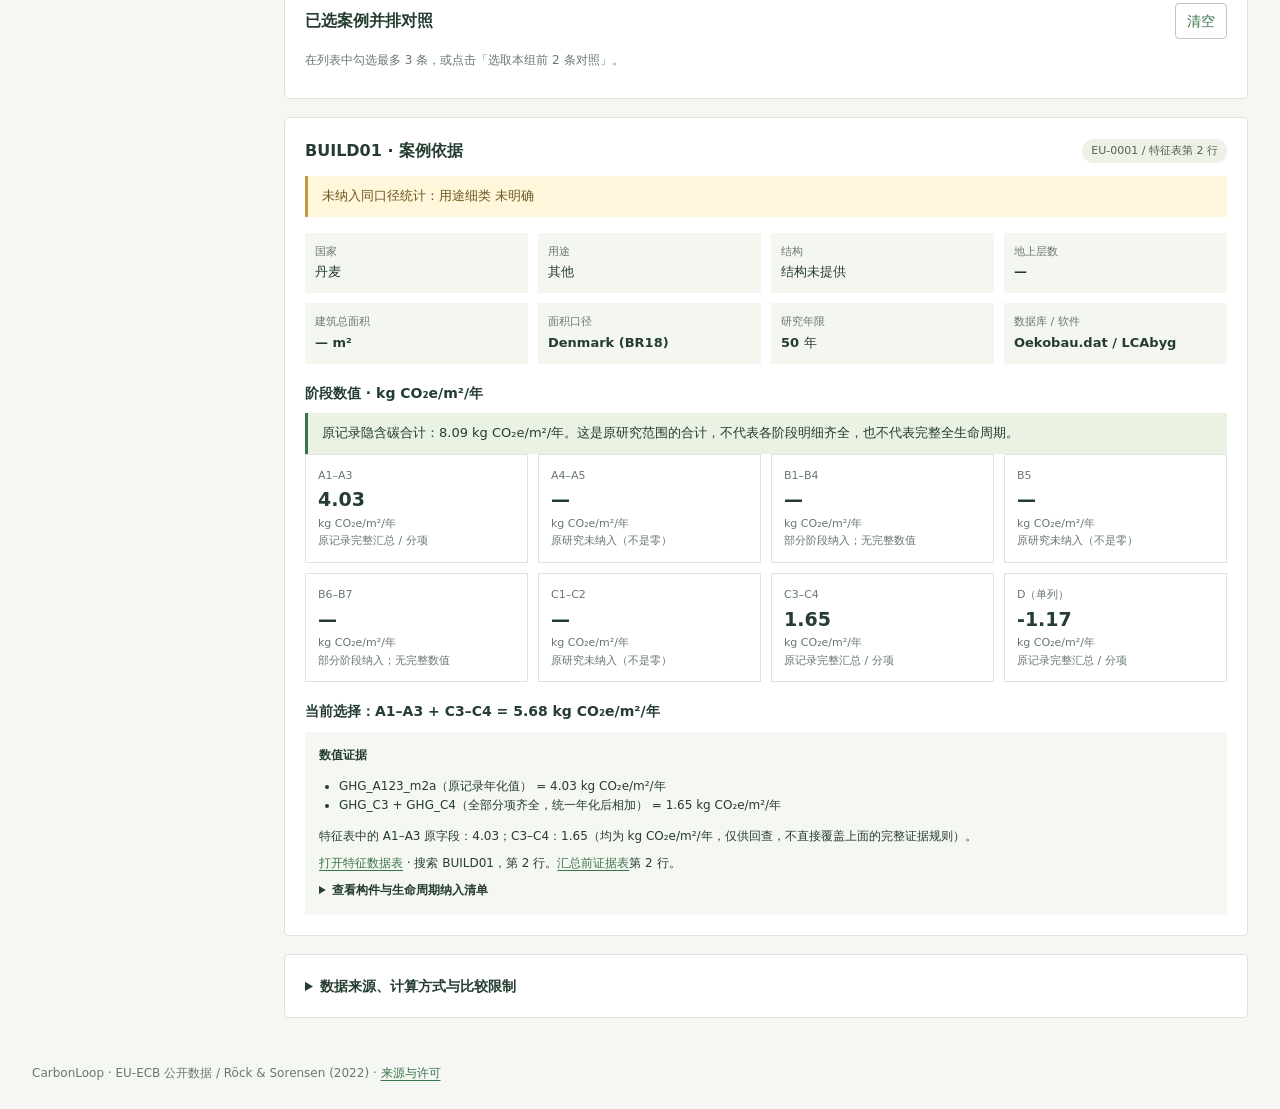
<file: reference-demo/dashboard.html>
<!doctype html>
<html lang="zh-CN"><head><meta charset="utf-8"><meta name="viewport" content="width=device-width,initial-scale=1"><title>CarbonLoop · 建筑案例碳看板</title><link rel="stylesheet" href="dashboard.css?v=real1"><script defer src="euecb-core.js?v=real2"></script><script defer src="dashboard.js?v=real2"></script></head>
<body><script src="excel-export.js?v=20261006-1"></script><div class="shell">
<header class="topbar"><a class="brand" href="demo.html">CarbonLoop<span>建筑碳与循环设计</span></a><nav><a href="demo.html">我的模型</a><a href="index.html">木材时间线</a><a href="#method">数据与比较规则</a><button id="exportBtn" disabled>导出当前结果</button></nav></header>
<div class="heading"><div class="eyebrow">PROJECT CARBON DATABASE / 01</div><h1>建筑案例碳看板</h1><p>从真实案例出发，查看建筑属性、碳排放与比较依据。</p><span class="source-tag">EU-ECB · 欧洲建筑公开数据</span></div>
<div id="loadStatus" class="notice" role="status">正在读取本地数据快照…</div>
<main class="workspace" id="app" hidden>
<aside class="sidebar"><div class="sidehead"><span class="eyebrow">DATABASE</span><h2>案例筛选</h2><p>EU-ECB 数据快照 · 2022</p></div><div class="sidebody">
<label>国家 / 地区<select id="country"></select></label><label>建筑用途<select id="sector"></select></label><label>结构类型<select id="structure"></select></label><label>搜索项目编号<input id="search" placeholder="例如 BUILD03" type="search"></label>
<button id="resetFilters" class="secondary">重置筛选</button>
<hr><h3>比较设置</h3><label>生命周期范围<select id="scope"><option value="reference">A1–A3 + C3–C4</option><option value="production">A1–A3 · 材料生产</option><option value="upfront">A1–A5 · 前期隐含碳</option><option value="end">C3–C4 · 处理与处置</option><option value="embodied">原记录隐含碳合计</option></select></label>
<label>显示单位<select id="unit"><option value="annual">kg CO₂e / m² / 年</option><option value="period">kg CO₂e / m² · 原研究期</option></select></label>
<p class="help">切换单位只改变显示，不改变研究期，也不把各项目统一假设为 60 年。D 不从选定阶段结果中扣除。</p>
</div><div class="sidefoot">先筛选感兴趣的建筑，再选择口径一致的比较组。缺数据的案例仍可查看。</div></aside>
<div class="content">
<div class="metrics" aria-live="polite"><article><span>数据库记录</span><strong id="totalCount">—</strong><small id="uniqueCount"></small></article><article><span>当前筛选记录</span><strong id="count">—</strong><small id="availableCount"></small></article><article><span>当前同口径组</span><strong id="cohortCount">—</strong><small>只对本组计算统计结果</small></article><article><span>本组平均碳强度</span><strong id="average">—</strong><small class="unitLabel"></small></article></div>
<section class="cohort-box"><div class="panelhead"><h2>选择同口径比较组</h2><span class="pill">数据口径匹配 ≠ 专业等效认证</span></div><label class="sr-only" for="cohort">同口径比较组</label><select id="cohort"></select><p id="cohortDescription"></p><p id="eligibilityNote" class="help"></p><div class="actions"><label class="check"><input type="checkbox" id="onlyCohort">列表仅显示本组</label><button id="pickPair" class="secondary">选取本组前 2 条对照</button></div></section>
<div class="dashboard-grid"><div class="dashboard-left">
<section class="panel"><div class="panelhead"><h2>国家 / 地区分布</h2><small>当前筛选记录 · 非项目坐标</small></div><div id="countryDistribution" class="country-grid"></div></section>
<section class="panel"><div class="panelhead"><h2>案例列表</h2><span id="tableCount" class="pill"></span></div><p class="help">点击编号看原始字段；勾选最多 3 条进行对照。「未入组」不代表零排放。</p><div class="tablewrap"><table><thead><tr><th>对照</th><th>项目编号 / 记录</th><th>国家 · 用途</th><th>结构</th><th>面积 m²</th><th id="valueHeader">碳强度</th><th>比较状态</th></tr></thead><tbody id="caseRows"></tbody></table></div><div class="pagination"><button id="prevPage" class="secondary">上一页</button><span id="pageInfo"></span><button id="nextPage" class="secondary">下一页</button></div></section>
</div><div class="dashboard-right">
<section class="panel"><div class="panelhead"><h2>本组案例对照</h2><small id="chartCount"></small></div><p id="scopeCaption" class="help"></p><div id="caseBars" class="bars"></div><p class="help">按来源顺序展示前 8 条，不是最低碳排名。</p></section>
<section class="panel"><div class="panelhead"><h2>本组分布</h2><span class="pill">无行业评级</span></div><div id="gauge"></div><div class="stat-line"><span>中位数 <b id="median">—</b></span><span>范围 <b id="range">—</b></span></div><p id="sampleWarning" class="help"></p></section>
</div></div>
<section class="panel" id="comparison"><div class="panelhead"><h2>已选案例并排对照</h2><button id="clearCompare" class="secondary">清空</button></div><div id="comparisonContent"><p class="help">在列表中勾选案例，或点击「选取本组前 2 条对照」。</p></div></section>
<section class="panel" id="caseDetail" hidden></section>
<details class="panel" id="method"><summary>数据来源、计算方式与比较限制</summary><div class="method-content">
<h3>真实数据来源</h3><p id="sourceInfo"></p><p>页面使用公开欧洲数据库，不是 B+G 的内部项目数据库。保留匿名项目编号，不补造项目名称、照片、城市、跨度或荷载。</p>
<h3>数值如何得到</h3><p>原始单位为 kg CO₂e/m²/年。原研究期强度 = 年化强度 × 该记录研究年限。年化指标是分摊表达，并不意味着材料生产排放每年重复发生。</p><p>优先使用汇总前数据中的阶段年化值；若只有阶段总量，则除以原记录建筑总面积和研究年限；若只有分项，必须所有所需分项齐全才相加。缺失值不按零补齐，负值和明确的零值保留。A1–A3 + C3–C4 不等于全生命周期排放。</p><p>公开特征工程表使用过缺项补零汇总，因此本页另关联汇总前数据核对证据。特征表中存在但证据不完整的数值只供详情追溯，不纳入统计。不能唯一关联的记录保留浏览、排除比较。</p>
<h3>什么叫同口径</h3><p>同组要求国家、用途细类、面积定义、研究年限、九类构件纳入标记、碳因子数据库、软件、项目状态与脱碳情景字段一致。选定阶段必须明确纳入且结果完整。面积定义为 Other / 空白、关键字段未知、重复项目编号均不参与组内统计。原记录隐含碳合计还要求生命周期阶段标记一致，并检查 D 的处理方式。</p><p>这只是按公开字段进行可比性初筛。相同字段不能证明模型假设、荷载、性能、数据年份或生物碳方法等完全一致。未知脱碳情景会明确提示；不得据此宣称某种结构必然减碳或推算中国项目。</p>
<h3>统计与展示</h3><p>均值、中位数和范围仅针对当前同口径组，按记录等权，不按面积加权；重复编号不重复计权。单条记录不构成对照，小于 5 条提示样本有限。图表随范围与单位同步变化，无评分等级，也不是行业基准。</p><p>原记录隐含碳合计按来源已有范围展示，不补齐 B1–B7 或 C1–C4，不称作完整建筑碳核算。模块 D 单列。资料是历史研究数据，不是当前实时市场碳因子。</p>
<h3>署名与再使用</h3><p>Röck and Sorensen, Embodied Carbon of European Buildings Database (EU-ECB-DB), 2022. <a href="https://doi.org/10.5281/zenodo.6671558" target="_blank" rel="noopener">数据库 DOI</a> · <a href="https://doi.org/10.5281/zenodo.6120522" target="_blank" rel="noopener">研究报告 1</a> · <a href="https://doi.org/10.5281/zenodo.5895051" target="_blank" rel="noopener">研究报告 2</a>。</p><p>数据及本页衍生数据输出按 <a href="https://creativecommons.org/licenses/by-sa/4.0/" target="_blank" rel="noopener">CC BY-SA 4.0</a> 提供。改动：字段裁剪、空值规范化、记录关联、中文标签与分组统计；未保留联系人字段。木材时间线是独立模块，没有参与这里的案例统计。</p>
</div></details>
</div></main><footer>CarbonLoop · EU-ECB 公开数据 / Röck & Sorensen (2022) · <a href="#method">来源与许可</a></footer></div></body></html>
</file>
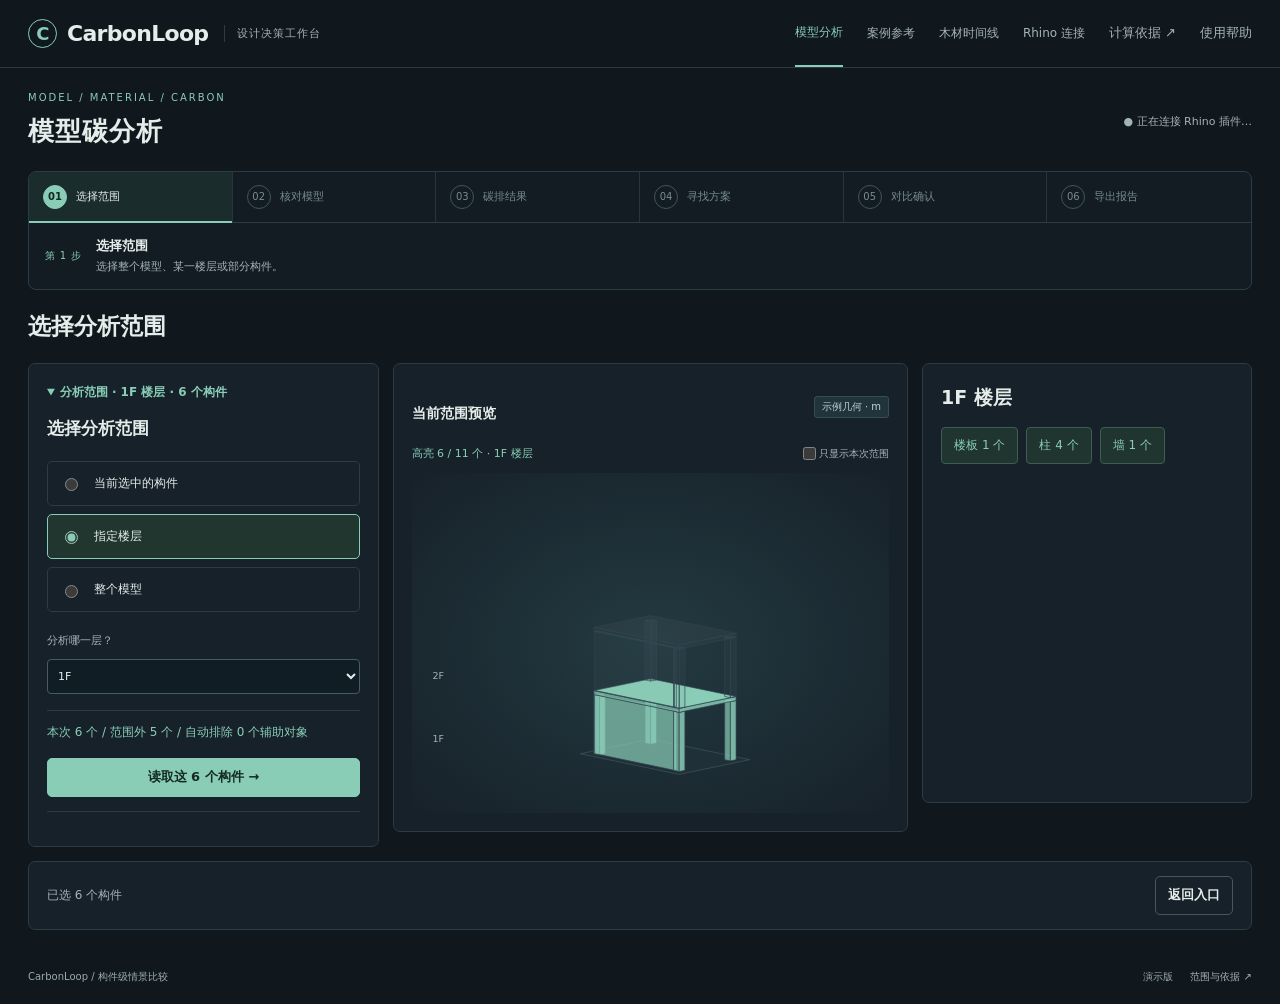
<file: reference-demo/demo.html>
<!doctype html>
<html lang="zh-CN">
<head><meta charset="utf-8"><meta name="viewport" content="width=device-width,initial-scale=1"><title>CarbonLoop · 模型碳分析工作台</title><link rel="stylesheet" href="demo.css?v=20261015-rc5"><link rel="stylesheet" href="structure.css?v=20261005-workbench-1"><link rel="stylesheet" href="model-entry.css?v=20261015-rc6"><script defer src="material-estimate.js?v=20261005-workbench-1"></script><script defer src="model-core.js?v=20261015-partial-1"></script><script defer src="rhino-contract.js?v=20261015-rc5"></script><script defer src="material-intake.js?v=20261012-natural-stone-1"></script><script defer src="structure.js?v=20261005-workbench-1"></script><script defer src="model-entry.js?v=20261015-rc6"></script><script defer src="change-core.js?v=20261015-all-components-2"></script><script defer src="demo.js?v=20261016-variants-1"></script><script defer src="rhino-live.js?v=20261015-port-pair-1"></script><link rel="stylesheet" href="ai-panel.css?v=20261005-workbench-1"><script defer src="ai-core.js?v=20261015-materials-1"></script><script defer src="ai-panel.js?v=20261006-change-ai-4"></script><link rel="stylesheet" href="change-view.css?v=20261015-rc5"><script defer src="change-view.js?v=20261015-bugfix-1"></script><link rel="stylesheet" href="workbench-ui.css?v=20261007-contract-2"><script defer src="workbench-ui.js?v=20261007-contract-2"></script><link rel="stylesheet" href="journey.css?v=20261007-journey-1"></head>
<body>
<script src="excel-export.js?v=20261016-variants-1"></script>
<link rel="stylesheet" href="structural-review.css?v=20261007-rag-1">
<script defer src="structural-rulebook.js?v=20261015-all-components-2"></script>
<script defer src="structural-screening-core.js?v=20261015-all-components-2"></script>
<script defer src="structural-review-core.js?v=20261015-rag-generic-1"></script>
<script defer src="structural-review-ui.js?v=20261015-all-components-3"></script>
<link rel="stylesheet" href="interaction-shell.css?v=20261005-interaction-1">
<link rel="stylesheet" href="object-workspace.css?v=20261015-rc1">
<script defer src="interaction-shell.js?v=20261015-partial-1"></script>
<script defer src="edit-feedback.js?v=20261015-rag-generic-1"></script>
<script defer src="solution-core.js?v=20261015-materials-2"></script>
<script defer src="solution-panel.js?v=20261016-variants-1"></script>
<script defer src="solution-attachment.js?v=20261006-solution-images-2"></script>
<script defer src="journey.js?v=20261007-journey-1"></script>
<link rel="stylesheet" href="solution-panel.css?v=20261016-variants-1">
<link rel="stylesheet" href="comparison-decision.css?v=20261016-variants-1">
<script defer src="comparison-decision.js?v=20261016-variants-2"></script>
<header><a class="brand" href="demo.html"><span class="brand-mark">C</span> CarbonLoop <small>设计决策工作台</small></a><nav aria-label="主导航"><a href="demo.html" aria-current="page">模型分析</a><a href="dashboard.html">案例参考</a><a href="index.html">木材时间线</a><a href="rhino-setup.html">Rhino 连接</a><button class="text-button" data-open="evidence">计算依据 ↗</button></nav></header>
<main>
<div class="page-heading"><div><p class="eyebrow">MODEL / MATERIAL / CARBON</p><h1>模型碳分析</h1></div><span class="status">● 本地示例 · 未连接 Rhino</span></div>
<section class="product-journey" id="productJourney" aria-label="产品分析流程"><ol id="journeySteps"></ol><div class="journey-current"><span id="journeyStage">第 1 步</span><div><b id="journeyTitle">选择范围</b><p id="journeyDescription">选择整个模型、某一楼层或部分构件。</p></div></div></section>
<section class="start" id="start"><div><p class="eyebrow">RHINO 插件入口 · 交互演示</p><h2>选择这次要分析的模型范围</h2><p>选择整个模型、某一楼层或部分构件。</p></div><button id="load">开始分析 →</button></section>
<div id="welcome" class="welcome"><span class="step-number">01</span><p><b>选择范围</b><br>整个模型或选中部分</p><span class="step-number">02</span><p><b>读取与整理</b><br>查看构件和材料建议</p><span class="step-number">03</span><p><b>核对后分析</b><br>缺项不当作零排放</p></div>
<section id="modelEntry" hidden aria-labelledby="entryTitle"></section>
<div id="app" hidden>
<nav class="flow-steps" aria-label="分析步骤"><button data-step="1">01 <span>碳分析结果</span></button><button data-step="2">02 <span>探索改进</span></button><button data-step="3" disabled>03 <span>调整并看变化</span></button><button data-step="4" disabled>04 <span>对比与保留</span></button></nav>
<section class="flow-guide panel" aria-live="polite"><div><p class="eyebrow" id="flowKicker"></p><h2 id="flowTitle"></h2><p id="flowDescription"></p></div><div class="flow-actions"><button id="flowBack" class="outline" hidden>上一步</button><button id="flowNext"></button></div></section>
<section id="explore" class="panel explore" hidden><h2>从本次模型中选择要改进的构件</h2><p class="help">所有已识别构件都会进入同一个工作台。你可以逐个调整材料；几何语义可靠时也可调整对应尺寸，并立即查看整体碳排变化。</p><div class="direction-options"><label><input type="radio" name="direction" value="workspace" checked><b>打开全部构件</b><span>楼板、梁、柱、墙、基础、屋面、门窗、饰面和其他构件都保留在同一列表中。</span></label></div><p class="inherited-note">没有可靠净截面或构造层信息的复杂构件，尺寸应回 Rhino 修改后重新同步；系统不会用包围盒假装工程量。</p><p class="help">RAG 会按当前构件和改动类型检索依据。碳比较与 AI 提醒都不等于结构、围护、防火或施工性能已经验证。</p><button id="copy">进入构件改进 →</button><p id="candidateExists" class="help" hidden>改进草案已存在。返回“调整并看变化”继续编辑，不会覆盖你的修改。</p></section>
<div class="project-bar"><div><b>示例项目 / 单跨结构单元</b><span id="sourceLabel">内置示例几何 · 单位 m</span><span id="entryCoverage" class="help"></span></div><div class="scenario-tools"><button id="recheckModel" class="outline">查看 / 修正核对记录</button><div class="tabs" aria-label="当前方案"><button id="tabA" aria-pressed="true">碳分析结果</button><button id="tabB" aria-pressed="false" disabled>改进草案</button></div><button id="export" class="outline" disabled>下载数据与依据 ↓</button></div></div>
<section id="candidateReview" class="panel candidate-review" hidden><div class="panelhead"><h2>候选方案检查</h2><span id="reviewState" class="mini-tag">待检查</span></div><div class="review-grid"><div><h3>碳排放</h3><p id="carbonReview"></p></div><div><h3>结构与使用条件</h3><p id="engineeringReview"></p></div><div><h3>能否采用？</h3><p>尚不能判断。结构求解与规范校核未执行，即使碳排更低，也只是一份待验证草案。</p></div></div><p id="conditionsReview" class="help"></p><details><summary>查看待补充或冲突的输入</summary><ul id="reviewIssues"></ul></details><div class="flow-actions"><button id="checkCandidate">调整并看变化输入</button><button id="editCandidateStructure" class="outline">补充候选的结构条件 ↗</button></div></section>
<div class="workspace">
<aside class="controls panel" aria-label="项目与构件设置">
<div class="section-label"><span>01 / 输入与调整</span><span class="mini-tag">示例数据</span></div>
<details class="project-details"><summary>项目与计算范围</summary><dl class="project-data"><dt>分析对象</dt><dd>一块楼板＋四根柱</dd><dt>示例尺寸</dt><dd>6 × 4 m；柱高 3 m</dd><dt>项目地点</dt><dd>未指定</dd><dt>参考数据地区</dt><dd>瑞士 · KBOB</dd><dt>面积口径</dt><dd>24 m² 楼板平面，非整栋建筑面积</dd><dt>计算阶段</dt><dd>材料生产＋处置</dd></dl><p class="help">当前不输出整栋建筑的每平方米指标。地点、用途及真实项目范围将在接入实际模型时确认。</p></details>
<div class="inspector"><div class="selected-heading"><div><p class="eyebrow">当前构件</p><h2 id="elementName"></h2></div><span id="elementId" class="mini-tag"></span></div>
<div class="parameter"><label class="field" id="dimensionLabel" for="dimension">几何参数</label><p id="dimensionValue"></p><input id="dimension" type="range" step="10"><p id="editHint" class="help"></p></div>
<dl id="geometry"></dl>
<label class="field" for="material">材料匹配 <span>需核对</span></label><select id="material"><option value="concrete">建筑混凝土 · KBOB 通用</option><option value="unknown">未确认材料</option></select><p class="help">由示例预设，不是自动识别。仅已验证的混凝土条目可计算。</p>
<details class="calculation-detail"><summary>查看数量换算与公式</summary><div id="formula"></div></details></div>
</aside>
<div class="center-column">
<section class="viewer panel"><div class="section-label"><span>02 / 模型与构件</span><label><input id="heat" type="checkbox" checked> 按碳贡献着色</label></div><div class="view-caption"><span>轴测视图</span><span>点击构件，左侧查看与调整</span></div><svg id="model" viewBox="0 0 700 440" role="img" aria-label="可选择的楼板与四根柱轴测示意"></svg><div class="legend"><span><i class="hot"></i>贡献较高</span><span><i class="cool"></i>贡献较低</span><span><i class="unknown"></i>缺计算资料</span><span>蓝色轮廓：已选</span></div><div id="elements" class="element-list" aria-label="构件列表"></div><div class="model-footnote">固定示例视图 · 非 Rhino 实时模型</div></section>
<section class="comparison panel" id="comparison"><div class="panelhead"><h2>方案对比</h2><span class="help">相同构件 · 相同计算边界 · 因子变化明确列出</span></div><div id="comparisonBody"></div><p class="help comparison-note">数值变化是情景试算，不代表结构上可实施的减排方案。</p></section>
</div>
<aside class="results panel" aria-label="碳排放结果"><div class="section-label"><span>03 / 结果与判断</span><span id="resultTitle"></span></div>
<div class="total-result"><span>已计入部分小计</span><strong id="total">—</strong><small>kg CO₂e · 各材料生产＋处置</small></div><p id="liveDelta" class="live-delta" role="status"></p>
<div class="stage-values"><div><span>生产</span><b id="production">—</b></div><div><span>处置</span><b id="disposal">—</b></div></div>
<div class="element-result"><span id="selectedResultName">选中构件的排放</span><strong id="elementCarbon">—</strong><small>kg CO₂e</small></div>
<div class="contribution"><h2>排放来自哪里？</h2><p class="help">点击条形，定位对应构件</p><div id="contributions"></div><p id="hotspot" class="help"></p></div>
<div class="coverage"><span id="coverage" class="mini-tag"></span><p id="missing" role="status"></p></div>
<div class="warning"><b>钢筋及其他阶段未计入</b><p>当前小计不是完整结构或全生命周期结果。</p></div>
<button class="review-button" data-open="structure">结构分析与校核 <span id="structureBadge">准备输入 ↗</span></button>
</aside>
</div>
</div>
<footer><span>CarbonLoop / 构件级情景比较</span><span>示例计算 · 结果不替代专业复核 <button class="text-button" data-open="evidence">范围与依据 ↗</button></span></footer>
</main>
<dialog id="evidence" aria-labelledby="evidenceTitle"><div class="dialog-heading"><div><p class="eyebrow">METHOD & SOURCES</p><h2 id="evidenceTitle">计算依据与适用范围</h2></div><button class="close-dialog outline" aria-label="关闭计算依据">关闭 ×</button></div><div class="dialog-body">
<h3>01 · 这个版本算了什么？</h3><p>内置两层、多材料的演示模型，尚未连接 Rhino。只汇总所选构件的材料生产与处置。钢柱的显示方框是外包轮廓，计算采用演示 I 形截面净量；其他构件使用简化体积，未扣墙体洞口，不包含砂浆和未建模钢筋。几何、截面和楼层标签是演示假设，不是真实项目或结构设计。</p>
<h3>02 · 每个数字怎样得到？</h3><p>净材料体积 × 对应密度＝重量；重量 × 对应碳因子＝排放。钢柱用净截面积 × 长度，不把外包方框当成实心。真实模型应读取有效实体净体积或材料工程量。每个构件的“展开数量、因子与来源”中可查看完整公式。</p><p>来源：KBOB/ecobau 2022 Version 9.0；工作表 Baumaterialien Matériaux。F 列为密度，AA / AB 分别为每千克材料的生产 / 处置排放。当前核对 15 条来源记录，覆盖混凝土、钢材、木材、砌体、无镀膜平板玻璃、裸铝型材、石膏板和抛光天然石材；通用分类会明确标注代理假设，不冒充具体牌号或产品 EPD。</p><p>这些是瑞士参考值，不代表项目地区、供应商和配方。预制混凝土暂用通用无筋混凝土代理，不能据此判断预制工艺的减排优势。木材 AC 列是 kg C 碳含量，单独保留，不作为负排放扣减；处置汇总列不擅自拆成 C1–C4。</p>
<h3>03 · 哪些仍然未知？</h3><p>钢筋、现场运输、施工、更换、运营等未计入；缺失材料不算作零排放。A/B 任一方案缺少材料映射时，暂停差值与百分比比较。构件映射完整不等于生命周期完整。</p>
<h3>04 · 原型与真实接入</h3><p>Rhino 8 插件可以发送当前选择、当前图层或整个模型，并在对象、图层或材料变化后自动同步；网页按语义规则整理后由建筑师核验。碳计算始终由程序执行；已配置 DeepSeek 时，AI 只解释结果、检索依据和辅助提出候选，不改写计算数字。结构安全仍需结构模型、求解器与专业复核。</p>
<h3>05 · 设计参考</h3><p>界面借鉴木材时间线的参数—结果布局；参考 Structural Carbon Bot 将几何、结构信息和碳分析联系起来的研究思路。本页不是该产品的官方界面，也未实现其模型训练与结构判断。</p><p class="source-links"><a href="https://www.kbob.admin.ch/fr/donnees-ecobilans-dans-la-construction" target="_blank" rel="noopener">KBOB 官方数据 ↗</a><a href="https://www.bollinger-grohmann.com/en.bg-space.html" target="_blank" rel="noopener">B+G 研究介绍 ↗</a><a href="material-check.html">内部计算校验 ↗</a></p>
</div></dialog>
<dialog id="structure" aria-labelledby="structureTitle"><div class="dialog-heading"><div><p class="eyebrow">STRUCTURAL CHECK</p><h2 id="structureTitle">碳排变化 ≠ 结构可行</h2></div><button class="close-dialog outline" aria-label="关闭结构校核">关闭 ×</button></div><div class="dialog-body"><p>当前没有结构分析结果。楼板变薄会减少材料，但是否仍满足使用要求，需要额外数据和工程复核。</p><table><thead><tr><th>结构信息</th><th>当前状态</th></tr></thead><tbody><tr><td>构件几何与数量</td><td>内置示例可读</td></tr><tr><td>材料强度、钢筋配置</td><td>未提供</td></tr><tr><td>荷载、支座与连接条件</td><td>未提供</td></tr><tr><td>承载力、变形与耐火验算</td><td>未执行</td></tr></tbody></table><p>后续验证方向：接入 Rhino / Grasshopper 的真实构件数据，再与结构分析结果对应。只有取得相应验算依据，才能判断一个减排调整是否可实施。</p></div></dialog>
</body></html>
</file>
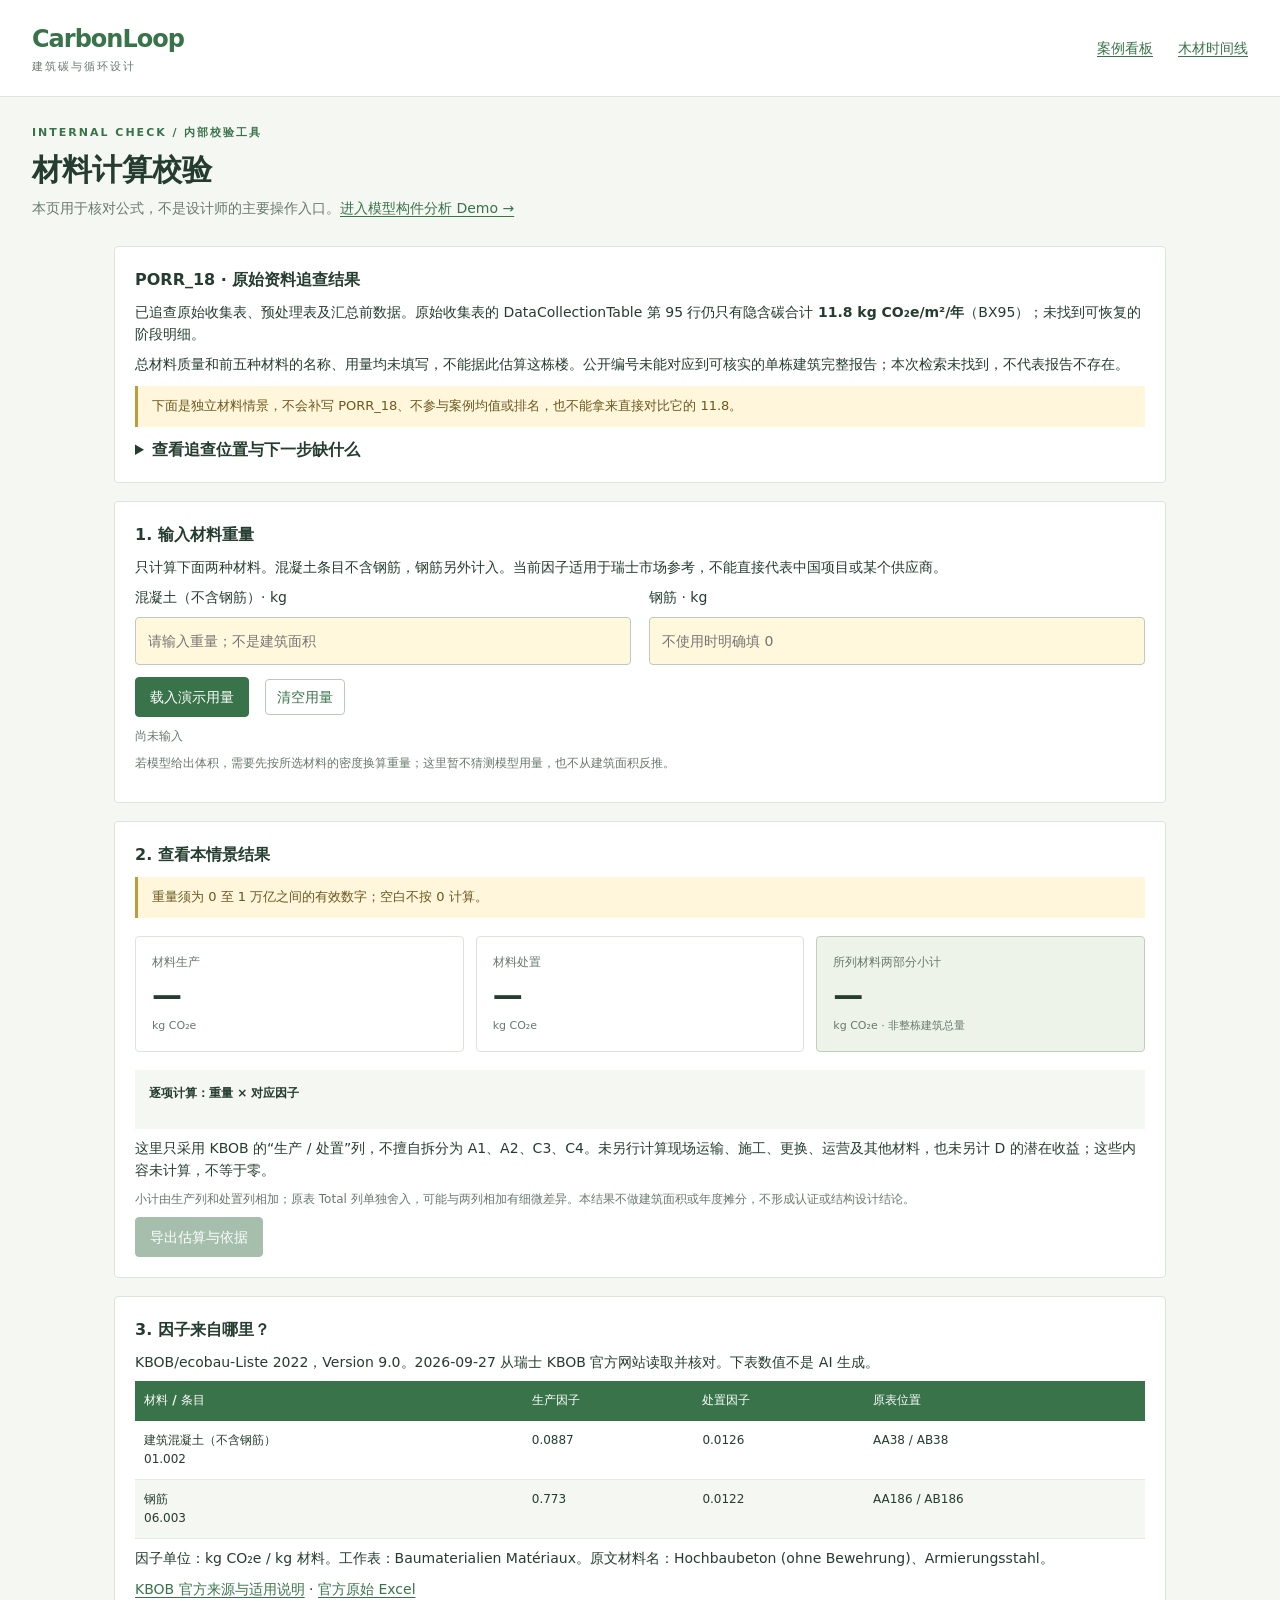
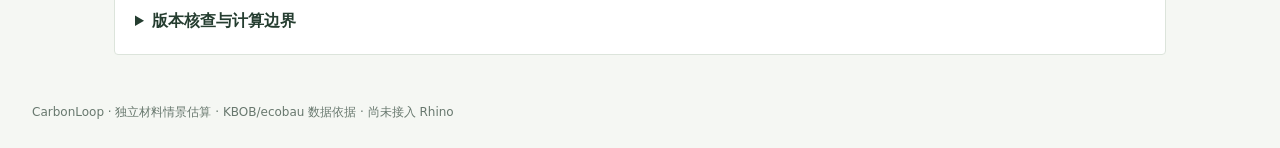
<file: reference-demo/material-check.html>
<!doctype html>
<html lang="zh-CN"><head><meta charset="utf-8"><meta name="viewport" content="width=device-width,initial-scale=1"><title>CarbonLoop · 材料估算</title><link rel="stylesheet" href="dashboard.css"><script defer src="material-estimate.js"></script>
<style>.estimate-main{max-width:1100px;margin:auto;padding:0 24px 30px}.estimate-inputs{display:grid;grid-template-columns:1fr 1fr;gap:18px}.estimate-inputs label{display:block}.estimate-inputs input{display:block;width:100%;margin-top:8px;padding:12px;border:1px solid #bcccbc;border-radius:4px;background:#fff8dd}.estimate-results{grid-template-columns:repeat(3,minmax(0,1fr));margin-top:18px}.estimate-main table{white-space:normal;min-width:600px}.estimate-main td{vertical-align:top}.estimate-main summary{font-size:16px}.estimate-main .audit{margin-top:16px}.estimate-main li{margin-bottom:8px}.source-details{overflow-wrap:anywhere}.estimate-main .actions{margin-bottom:10px}@media(max-width:650px){.estimate-main{padding:0 16px 24px}.estimate-inputs{grid-template-columns:1fr}.estimate-results{grid-template-columns:1fr}.estimate-results strong{font-size:26px}}</style></head>
<body><div class="shell"><header class="topbar"><a class="brand" href="dashboard.html">CarbonLoop<span>建筑碳与循环设计</span></a><nav><a href="dashboard.html">案例看板</a><a href="index.html">木材时间线</a></nav></header>
<div class="heading"><div class="eyebrow">INTERNAL CHECK / 内部校验工具</div><h1>材料计算校验</h1><p>本页用于核对公式，不是设计师的主要操作入口。<a href="demo.html">进入模型构件分析 Demo →</a></p></div>
<main class="estimate-main">
<section class="panel" id="case-audit"><h2>PORR_18 · 原始资料追查结果</h2><p>已追查原始收集表、预处理表及汇总前数据。原始收集表的 DataCollectionTable 第 95 行仍只有隐含碳合计 <b>11.8 kg CO₂e/m²/年</b>（BX95）；未找到可恢复的阶段明细。</p><p>总材料质量和前五种材料的名称、用量均未填写，不能据此估算这栋楼。公开编号未能对应到可核实的单栋建筑完整报告；本次检索未找到，不代表报告不存在。</p><div class="warning">下面是独立材料情景，不会补写 PORR_18、不参与案例均值或排名，也不能拿来直接对比它的 11.8。</div><details class="source-details"><summary>查看追查位置与下一步缺什么</summary><ul><li>原始收集表：DataCollectionTable!BX95 为合计；Y95:AI95 缺材料清单；BN95:BU95、BZ95:EE95 缺阶段结果。</li><li>预处理表 DCT_processed.csv：PORR_18 仅有 GHG_sum_em_m2a = 11.8，与汇总前表一致。</li><li>要恢复案例：需要原评估者提供阶段结果和面积定义；要自行重算：需要各材料用量、材料规格、对应因子、运输与报废假设。</li><li>原始收集表 Info 页另含限制使用的文字，与仓库总体开放说明存在不一致。未复制整份原表或联系人资料；对外再发布原始表前需向作者确认。</li></ul><p>核查日期：2026-09-27；仓库版本：212528e231f4ce506f2973bd40643434ee9de777。</p><p><a href="https://github.com/mroeck/Embodied-Carbon-of-European-Buildings-Database/blob/212528e231f4ce506f2973bd40643434ee9de777/00_data/0_data_input_raw/EU-ECB_DataCollectionForm_all_data_input.xlsx" target="_blank" rel="noopener">原始收集表</a> · <a href="https://github.com/mroeck/Embodied-Carbon-of-European-Buildings-Database/blob/212528e231f4ce506f2973bd40643434ee9de777/00_data/1_data_pre_processed/DCT_processed.csv" target="_blank" rel="noopener">预处理表</a> · <a href="https://zenodo.org/records/6671558" target="_blank" rel="noopener">官方发布说明</a></p></details></section>
<section class="panel"><h2>1. 输入材料重量</h2><p>只计算下面两种材料。混凝土条目不含钢筋，钢筋另外计入。当前因子适用于瑞士市场参考，不能直接代表中国项目或某个供应商。</p><div class="estimate-inputs"><label for="concrete">混凝土（不含钢筋）· kg<input id="concrete" type="number" min="0" max="1000000000000" step="any" placeholder="请输入重量；不是建筑面积"></label><label for="steel">钢筋 · kg<input id="steel" type="number" min="0" max="1000000000000" step="any" placeholder="不使用时明确填 0"></label></div><div class="actions"><button id="example">载入演示用量</button><button id="clear" class="secondary">清空用量</button></div><p id="inputMode" class="help"></p><p class="help">若模型给出体积，需要先按所选材料的密度换算重量；这里暂不猜测模型用量，也不从建筑面积反推。</p></section>
<section class="panel"><h2>2. 查看本情景结果</h2><div id="status" class="warning" role="status"></div><div class="metrics estimate-results" aria-live="polite"><article><span>材料生产</span><strong id="production">—</strong><small>kg CO₂e</small></article><article><span>材料处置</span><strong id="disposal">—</strong><small>kg CO₂e</small></article><article><span>所列材料两部分小计</span><strong id="subtotal">—</strong><small>kg CO₂e · 非整栋建筑总量</small></article></div><div class="audit"><b>逐项计算：重量 × 对应因子</b><ul id="steps"></ul></div><p>这里只采用 KBOB 的“生产 / 处置”列，不擅自拆分为 A1、A2、C3、C4。未另行计算现场运输、施工、更换、运营及其他材料，也未另计 D 的潜在收益；这些内容未计算，不等于零。</p><p class="help">小计由生产列和处置列相加；原表 Total 列单独舍入，可能与两列相加有细微差异。本结果不做建筑面积或年度摊分，不形成认证或结构设计结论。</p><button id="exportEstimate" disabled>导出估算与依据</button></section>
<section class="panel source-details"><h2>3. 因子来自哪里？</h2><p>KBOB/ecobau-Liste 2022，Version 9.0。2026-09-27 从瑞士 KBOB 官方网站读取并核对。下表数值不是 AI 生成。</p><div class="tablewrap"><table><thead><tr><th>材料 / 条目</th><th>生产因子</th><th>处置因子</th><th>原表位置</th></tr></thead><tbody><tr><td>建筑混凝土（不含钢筋）<br>01.002</td><td>0.0887</td><td>0.0126</td><td>AA38 / AB38</td></tr><tr><td>钢筋<br>06.003</td><td>0.773</td><td>0.0122</td><td>AA186 / AB186</td></tr></tbody></table></div><p>因子单位：kg CO₂e / kg 材料。工作表：Baumaterialien Matériaux。原文材料名：Hochbaubeton (ohne Bewehrung)、Armierungsstahl。</p><p><a href="https://www.kbob.admin.ch/fr/donnees-ecobilans-dans-la-construction" target="_blank" rel="noopener">KBOB 官方来源与适用说明</a> · <a href="https://www.kbob.admin.ch/dam/fr/sd-web/GUOl1trUNEVH/%C3%96kobilanzdaten_im_Baubereich_V9.0.xlsx" target="_blank" rel="noopener">官方原始 Excel</a></p><details><summary>版本核查与计算边界</summary><p>原文件 SHA-256：9ae2dfecbbc188fa9ed839ddfd1dc62d4ef254e8e5457aa08c42730c78277a5b。</p><p>采用源表的温室气体指标与生产、处置分类，保留其背景数据库和默认处置假设；本次没有验证其与 PORR_18 历史评估的方法一致性。不得把本页小计替换为该案例的结果，也不能简单相减宣称减碳效果。</p><p>当前仅为两种材料的计算演示。正式项目需增加完整工程量、材料等级与因子匹配、项目地域及年份、运输、损耗、更换、处置情景，经过专业复核后再使用。</p></details></section>
</main><footer>CarbonLoop · 独立材料情景估算 · KBOB/ecobau 数据依据 · 尚未接入 Rhino</footer></div></body></html>
</file>
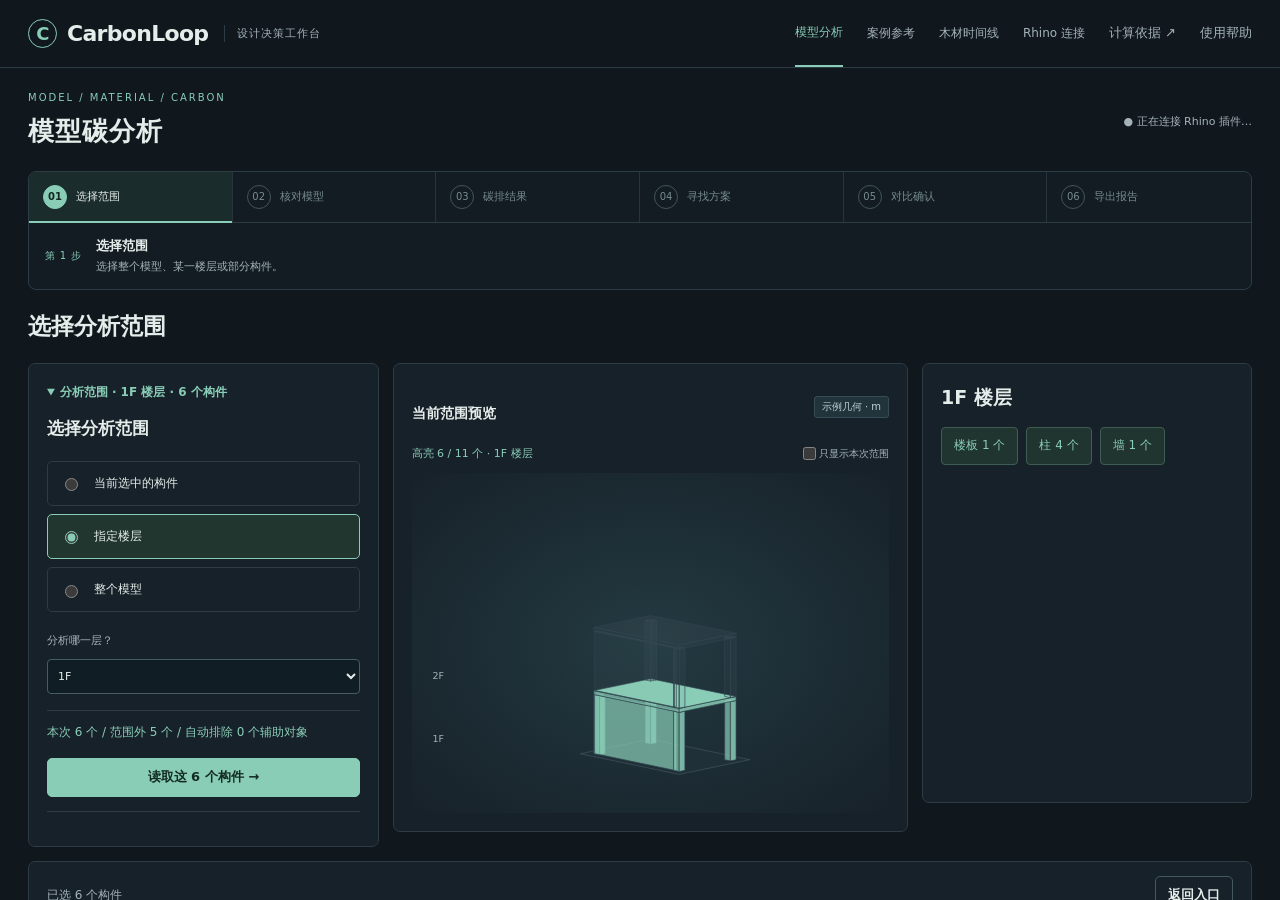
<file: reference-demo/material-estimate.html>
<!doctype html><html lang="zh-CN"><head><meta charset="utf-8"><meta http-equiv="refresh" content="0;url=demo.html"><title>CarbonLoop · 进入模型分析</title></head><body><p>主要入口已改为模型分析。<a href="demo.html">进入 Demo</a> · <a href="material-check.html">查看内部材料校验</a></p></body></html>
</file>
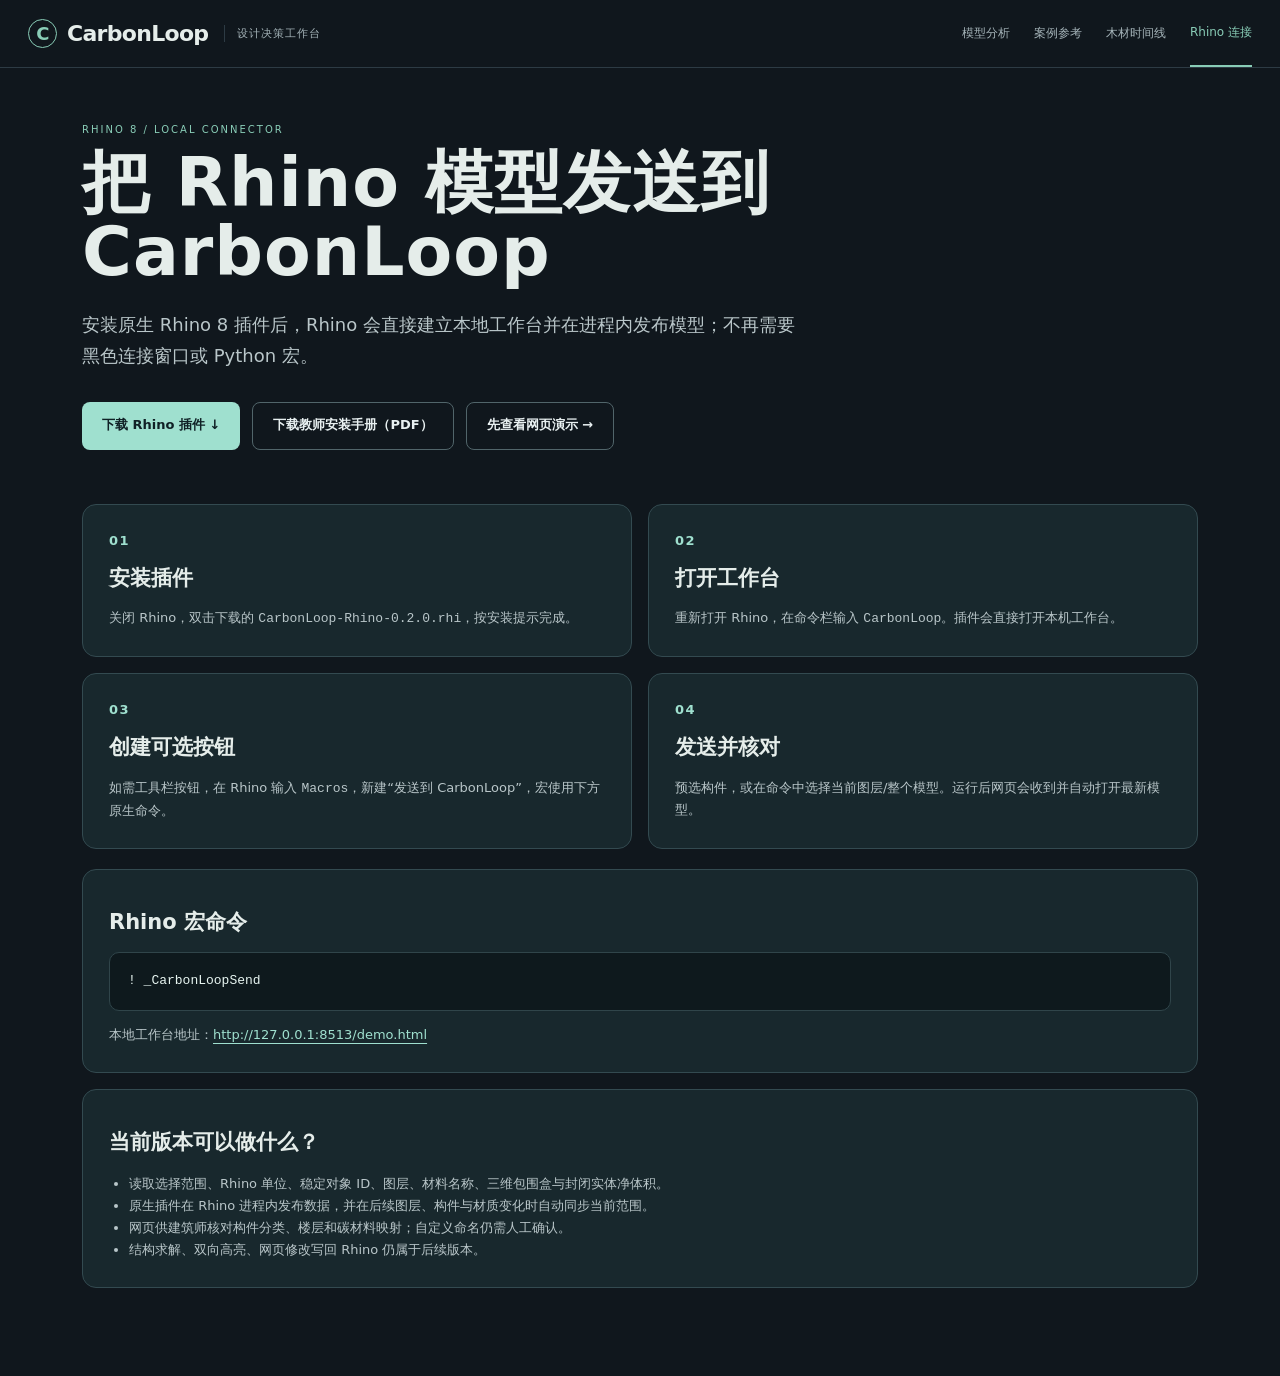
<file: reference-demo/rhino-setup.html>
<!doctype html>
<html lang="zh-CN">
<head>
  <meta charset="utf-8">
  <meta name="viewport" content="width=device-width,initial-scale=1">
  <title>CarbonLoop · Rhino 连接说明</title>
  <link rel="stylesheet" href="demo.css?v=20261007-rhino-guide-1">
  <link rel="stylesheet" href="rhino-setup.css?v=20261007-rhino-guide-1">
</head>
<body>
<header><a class="brand" href="demo.html"><span class="brand-mark">C</span> CarbonLoop <small>设计决策工作台</small></a><nav aria-label="主导航"><a href="demo.html">模型分析</a><a href="dashboard.html">案例参考</a><a href="index.html">木材时间线</a><a href="rhino-setup.html" aria-current="page">Rhino 连接</a></nav></header>
<main class="setup-page">
  <div class="setup-hero">
    <p class="eyebrow">RHINO 8 / LOCAL CONNECTOR</p>
    <h1>把 Rhino 模型发送到 CarbonLoop</h1>
    <p>安装原生 Rhino 8 插件后，Rhino 会直接建立本地工作台并在进程内发布模型；不再需要黑色连接窗口或 Python 宏。</p>
    <div class="setup-actions"><a class="setup-primary" href="downloads/CarbonLoop-Rhino-0.2.0.rhi" download>下载 Rhino 插件 ↓</a><a class="setup-secondary" href="downloads/CarbonLoop-Rhino-Teacher-Guide.pdf" download>下载教师安装手册（PDF）</a><a class="setup-secondary" href="demo.html">先查看网页演示 →</a></div>
  </div>
  <section class="setup-grid" aria-label="安装步骤">
    <article><span>01</span><h2>安装插件</h2><p>关闭 Rhino，双击下载的 <code>CarbonLoop-Rhino-0.2.0.rhi</code>，按安装提示完成。</p></article>
    <article><span>02</span><h2>打开工作台</h2><p>重新打开 Rhino，在命令栏输入 <code>CarbonLoop</code>。插件会直接打开本机工作台。</p></article>
    <article><span>03</span><h2>创建可选按钮</h2><p>如需工具栏按钮，在 Rhino 输入 <code>Macros</code>，新建“发送到 CarbonLoop”，宏使用下方原生命令。</p></article>
    <article><span>04</span><h2>发送并核对</h2><p>预选构件，或在命令中选择当前图层/整个模型。运行后网页会收到并自动打开最新模型。</p></article>
  </section>
  <section class="setup-command">
    <h2>Rhino 宏命令</h2>
    <pre>! _CarbonLoopSend</pre>
    <p>本地工作台地址：<a href="http://127.0.0.1:8513/demo.html">http://127.0.0.1:8513/demo.html</a></p>
  </section>
  <section class="setup-truth">
    <h2>当前版本可以做什么？</h2>
    <ul><li>读取选择范围、Rhino 单位、稳定对象 ID、图层、材料名称、三维包围盒与封闭实体净体积。</li><li>原生插件在 Rhino 进程内发布数据，并在后续图层、构件与材质变化时自动同步当前范围。</li><li>网页供建筑师核对构件分类、楼层和碳材料映射；自定义命名仍需人工确认。</li><li>结构求解、双向高亮、网页修改写回 Rhino 仍属于后续版本。</li></ul>
  </section>
</main>
</body>
</html>
</file>
<file: reference-demo/reference.css>
:root{color-scheme:dark}
body{font-size:16px;background:var(--paper)}
.page{max-width:1520px;padding:22px 32px 48px}
.ref-nav{display:flex;align-items:center;gap:24px;border-bottom:1px solid var(--line);padding-bottom:18px;margin-bottom:18px;flex-wrap:wrap}
.ref-nav strong{font-size:20px;letter-spacing:-.6px;margin-right:auto}
.ref-nav a,.ref-nav button{font-size:14px;color:var(--ink-muted);text-decoration:none}
.ref-nav .current{color:var(--ink);border-bottom:2px solid var(--stored);padding:8px 0}
.ref-note{padding:10px 14px;background:var(--surface-2);border-left:3px solid var(--stored);color:var(--ink-muted);font-size:13px;margin:0 0 20px}
.masthead{margin-bottom:20px}.masthead h1{font-size:30px}.masthead p{font-size:14px}.masthead .unit-tag{white-space:normal}
.layout{grid-template-columns:330px minmax(0,1fr);gap:24px}
.results{gap:18px}.reading-card{gap:16px;display:grid;grid-template-columns:repeat(4,minmax(0,1fr));padding:20px}
.reading{min-width:0}.reading .k{font-size:12px}.reading .v{font-size:27px}.reading .d{font-size:12px}
fieldset{padding:19px 18px}legend,.switch-row .label{font-size:15px}.cascade-row label,.pct-input,.num-input,.num-row label,.btn,.choice strong,.choice,.preset{font-size:14px}
.field-hint,.switch-row .desc{font-size:13px}.chart-card{padding:20px}.card-head h2{font-size:17px}.chart-legend{font-size:13px}.chart-legend span{align-items:center}
.practice-note{font-size:14px;border:1px solid var(--accent);background:var(--accent-soft);padding:12px 16px;margin:0 0 18px;color:var(--ink)}
.validation-note{padding:14px;border:1px solid var(--released);color:var(--released-ink);background:var(--released-soft);margin-bottom:16px;font-size:14px}
.results.invalid>.reading-card,.results.invalid>.chart-card,.results.invalid>.table-card{display:none}
.num-row{flex-wrap:wrap}.num-row select{min-width:0;width:100%;flex-basis:100%}.pct-suffix{width:auto}.table-card th{font-size:12px}footer{font-size:13px}
.reference-method{border:1px solid var(--line);border-radius:6px;padding:14px 18px;margin-top:18px;font-size:14px;color:var(--ink-muted)}.reference-method summary{cursor:pointer;color:var(--ink);font-weight:600}.reference-method li{margin:8px 0}
.ref-nav button:disabled{opacity:.4;cursor:not-allowed}.chart-wrap{min-width:0}.chart-wrap svg{min-width:490px}.chart-card{overflow:auto}
@media(max-width:1100px){.reading-card{grid-template-columns:repeat(2,minmax(0,1fr))}.layout{grid-template-columns:300px minmax(0,1fr)}}
@media(max-width:880px){.layout{grid-template-columns:1fr}.page{padding:16px}.ref-nav{gap:14px}.ref-nav strong{width:100%}.masthead h1{font-size:25px}.reading-card{gap:18px}.chart-card{padding:14px}.table-card{padding:14px}.unit-tag{max-width:100%}}
</file>
<file: reference-demo/concept.css>
:root{--ink:#233d3b;--muted:#697c79;--green:#17685b;--line:#dce5e0;--paper:#f4f6f2;--aqua:#e7f2ed;--amber:#805f23}*{box-sizing:border-box}body{margin:0;background:var(--paper);color:var(--ink);font:15px/1.6 "Segoe UI","Microsoft YaHei",sans-serif}button,input,select{font:inherit}button,a,input,select{outline-offset:4px}button{cursor:pointer;border:1px solid var(--line);border-radius:7px;background:white;color:var(--ink);padding:10px 15px}button:hover{border-color:var(--green)}button.primary,#next{background:var(--green);color:white;border-color:var(--green)}a{color:var(--green);text-decoration:none}header{height:84px;background:#fff;border-bottom:1px solid var(--line);display:flex;align-items:center;gap:40px;padding:0 4vw}.brand{display:flex;align-items:center;gap:12px;font-size:30px;font-weight:700}.brand span{font-size:19px;line-height:1.3}.brand small{display:block;font-size:11px;font-weight:400;color:var(--muted);letter-spacing:2px}header nav{display:flex;gap:24px;font-size:13px}.edition{margin-left:auto;color:var(--muted);font-size:12px}main{max-width:1460px;margin:auto;padding:32px 4vw}.heading{display:flex;align-items:center;justify-content:space-between;gap:24px}.eyebrow{font-size:11px;letter-spacing:1.6px;color:var(--green);margin:0 0 8px;font-weight:600}h1{font-size:32px;letter-spacing:-1px;margin:0}h2{font-size:24px;margin:0 0 6px}h3{font-size:17px;margin:0}h4{margin:0 0 6px}.heading p:not(.eyebrow),.step-intro p:not(.eyebrow){margin:6px 0;color:var(--muted)}.heading-actions{text-align:right;flex-shrink:0}.heading-actions span{display:block;font-size:11px;color:var(--muted);margin-top:6px}.quiet{background:transparent}.scope-note{font-size:12px;color:var(--amber);background:#f6f0e1;border-left:3px solid #c9a462;padding:12px 16px;margin:24px 0}.steps{display:grid;grid-template-columns:repeat(4,1fr);border-bottom:1px solid var(--line)}.steps button{text-align:left;border:0;border-radius:0;background:transparent;padding:15px 14px;font-size:15px}.steps span{margin-right:15px;color:var(--muted);font-size:12px}.steps [aria-current]{border-bottom:3px solid var(--green);background:#e8eee8;color:var(--green);font-weight:600}.step-intro{display:flex;justify-content:space-between;align-items:center;gap:20px;padding:28px 0 22px}.step-intro p:not(.eyebrow){font-size:13px}.workbench{display:grid;grid-template-columns:minmax(0,1.08fr) minmax(0,1fr);gap:24px;align-items:start}.panel{background:white;border:1px solid var(--line);border-radius:10px;padding:24px;min-width:0}.panel-heading{display:flex;align-items:center;justify-content:space-between;gap:12px;margin-bottom:20px}.panel-heading>span{font-size:11px;color:var(--muted)}.panel-heading label{display:flex;align-items:center;gap:8px;font-size:12px}.panel-heading select{width:auto;max-width:190px;padding:6px}.fields{display:grid;grid-template-columns:1fr 1fr;gap:19px 18px}label{display:block;font-size:12px;color:var(--muted)}label small{float:right;font-size:11px}input,select{width:100%;padding:10px 11px;border:1px solid #d3dfd7;background:#fcfdfb;border-radius:6px;color:#164c45;margin-top:5px;min-width:0}input[type=number]{font-variant-numeric:tabular-nums;font-size:17px}input:focus,select:focus{border-color:var(--green)}.wide{margin-bottom:20px}.help{font-size:12px;color:var(--muted);margin:17px 0 0;line-height:1.8}.summary-strip{display:flex;gap:30px;padding-top:20px;margin-top:20px;border-top:1px solid var(--line)}.summary-strip span{font-size:11px;color:var(--muted)}.summary-strip b{display:block;font-size:23px;color:var(--ink);font-weight:500}.preview-column{display:grid;gap:18px}.view-tabs{display:flex;gap:5px}.view-tabs button{padding:6px 18px;font-size:12px;border-color:transparent;background:var(--paper)}.view-tabs [aria-pressed=true]{background:var(--green);color:white}#preview{width:100%;height:auto;display:block;background:#f8faf7;margin-top:16px;border-radius:8px}#preview text{fill:#637a75;font:12px "Segoe UI","Microsoft YaHei",sans-serif}#preview .dimension{font-size:13px;fill:#294d46}.key{display:flex;gap:22px;margin-top:12px;font-size:11px;color:var(--muted)}.key i{display:inline-block;width:9px;height:9px;margin-right:6px}.slab-key{background:#b8d6cb}.beam-key{background:#729c88}.column-key{background:#245c50}.live-summary{background:#173f36;color:#fff}.live-summary .eyebrow,.live-summary small{color:#b5cfc4}.live-summary strong{display:block;font-size:38px;font-weight:500;margin-top:12px;line-height:1.2}.live-summary small{font-size:11px}.live-summary h3{font-weight:400}.live-summary dl{display:grid;grid-template-columns:1fr auto;gap:7px;font-size:13px;margin:20px 0 0}.live-summary dt{color:#bfd1c7}.live-summary dd{margin:0}.validation{font-size:12px;color:#f3d5a0;margin:12px 0 0}.explanation{background:#f3f6f1;padding:18px;margin-top:22px;font-size:13px;border-radius:6px}.explanation p{margin:7px 0}.method{font-size:12px;color:var(--muted);padding:18px 22px}.method summary{cursor:pointer;color:var(--ink)}.scheme-card{border-top:1px solid var(--line);padding:20px 0}.scheme-card:first-child{margin-top:16px}.scheme-card .fields{gap:12px}.scheme-card h4{font-size:14px}.scheme-card h4 b{display:inline-block;width:24px;height:24px;text-align:center;margin-right:8px;background:var(--aqua);color:var(--green);border-radius:4px}.rates-heading{border-top:1px solid var(--line);padding-top:22px;margin-top:4px}.table-wrap{overflow-x:auto}table{width:100%;border-collapse:collapse;font-size:12px;white-space:nowrap}th{text-align:right;font-weight:400;color:var(--muted);border-bottom:1px solid var(--line);padding:12px 8px}td{text-align:right;padding:15px 8px;border-bottom:1px solid var(--line);font-variant-numeric:tabular-nums}th:first-child,td:first-child{text-align:left}td strong{display:block;font-size:13px}.table-wrap small{display:block;color:var(--muted);font-size:10px}.table-link{padding:0;border:0;text-align:left;font-size:12px;color:var(--green)}.chart-row{display:grid;grid-template-columns:30px 1fr 80px;align-items:center;gap:10px;font-size:12px;margin:14px 0}.chart-track{height:14px;background:#edf1ec;border-radius:3px;overflow:hidden}.chart-fill{height:100%;background:#74a68b}.chart-row b{text-align:right;font-weight:500}#chart{margin-top:26px}.print-report{display:none}footer{margin-top:28px;padding:20px 0;border-top:1px solid var(--line);display:flex;justify-content:space-between;font-size:11px;color:var(--muted)}[hidden]{display:none!important}@media(max-width:900px){header{height:auto;padding:16px 5vw;flex-wrap:wrap;gap:18px}.edition{display:none}header nav{margin-left:auto;gap:12px}.workbench{grid-template-columns:1fr}.preview-column{grid-template-columns:1fr}.heading-actions{display:none}h1{font-size:27px}.steps button{font-size:12px;padding:12px 4px}.steps span{display:block;margin-right:0}.step-intro{align-items:flex-start}h2{font-size:21px}.panel{padding:18px}.panel-heading{flex-wrap:wrap}.step-intro button{white-space:nowrap;font-size:12px}.fields{gap:15px 12px}main{padding:24px 5vw}footer{gap:12px;flex-wrap:wrap}}@media print{body{background:white;font-size:11px}header,main>*:not(.print-report){display:none!important}.print-report{display:block!important;color:#111}.print-report h1{font-size:23px}.print-report h2{font-size:17px;margin-top:22px}.print-report table{white-space:normal;font-size:10px}.print-report p{font-size:11px}main{padding:0;max-width:none}th,td{padding:7px 4px}.print-report section{break-inside:avoid}@page{size:A4;margin:15mm}}
@media(max-width:900px){.heading{display:block}.heading-actions{display:flex;align-items:center;justify-content:space-between;text-align:left;gap:12px;margin-top:18px}.heading-actions button{font-size:11px;padding:7px 10px}.heading-actions span{font-size:10px;max-width:150px}}
</file>
<file: reference-demo/dashboard.css>
:root{--ink:#253d30;--green:#397349;--muted:#68786e;--line:#dce4db;--paper:#f5f7f3;--gold:#b79932}*{box-sizing:border-box}body{margin:0;background:var(--paper);color:var(--ink);font:14px/1.6 system-ui,"Microsoft YaHei",sans-serif}a{color:var(--green);text-underline-offset:3px}button,select,input{font:inherit}button,a,select,input{touch-action:manipulation}button{cursor:pointer;background:var(--green);border:1px solid var(--green);border-radius:4px;color:#fff;padding:8px 14px}button:disabled{opacity:.45;cursor:not-allowed}button:hover:not(:disabled){filter:brightness(.94)}button.secondary{color:var(--green);background:#fff;border-color:#b9cabc;padding:6px 11px}:focus-visible{outline:3px solid #bd922a;outline-offset:3px}[hidden]{display:none!important}.shell{max-width:1700px;margin:auto}.topbar{padding:20px 32px;display:flex;justify-content:space-between;align-items:center;border-bottom:1px solid var(--line);background:white;gap:18px}.brand{font-size:24px;font-weight:750;letter-spacing:-1px;text-decoration:none}.brand span{display:block;font-size:11px;letter-spacing:2px;font-weight:400;color:var(--muted)}nav{display:flex;align-items:center;gap:25px}.heading{position:relative;padding:27px 32px 19px}.eyebrow{font-size:11px;letter-spacing:2px;font-weight:650;color:var(--green)}h1{font-size:30px;line-height:1.3;margin:8px 0}h2{font-size:16px;margin:0}h3{font-size:14px;margin:18px 0 9px}p{margin:8px 0}small,.help{font-size:12px;color:var(--muted)}.heading p{color:var(--muted)}.source-tag{position:absolute;right:32px;bottom:29px;color:var(--green);border:1px solid #b5cbb9;background:#eef4eb;padding:6px 12px;border-radius:20px;font-size:12px}.notice{margin:0 32px 18px;padding:11px 16px;border-left:3px solid var(--green);background:#eaf0e5;font-size:13px}.notice.error{border-color:#b4472a;background:#fff0e8}.workspace{display:grid;grid-template-columns:230px minmax(0,1fr);gap:22px;padding:0 32px 28px}.sidebar{border:1px solid var(--line);background:#eef2ea;align-self:start;border-radius:5px;overflow:hidden}.sidehead{background:var(--green);color:white;padding:20px}.sidehead .eyebrow{color:#c8dec8}.sidehead h2{font-size:20px;margin:4px 0}.sidehead p{font-size:12px;color:#e1eee0}.sidebody{padding:18px}.sidebody label{display:block;font-size:13px;font-weight:550;margin:0 0 16px}select,input[type=search]{width:100%;padding:9px;border:1px solid #c5d1c3;background:white;border-radius:3px;color:var(--ink);min-width:0}.sidebody select,.sidebody input{margin-top:6px}.sidebody button{width:100%}hr{border:0;border-top:1px solid #d4ddcf;margin:23px 0}.sidefoot{font-size:12px;color:var(--muted);padding:16px 18px;background:#e4ecdf}.content{min-width:0}.metrics{display:grid;grid-template-columns:repeat(4,minmax(0,1fr));gap:12px;margin-bottom:18px}.metrics article{background:white;padding:16px;border:1px solid var(--line);border-radius:4px}.metrics span,.metrics small{display:block}.metrics span{font-size:12px;color:var(--muted)}.metrics strong{display:block;font-size:30px;font-weight:600;line-height:1.5}.metrics small{font-size:11px}.metrics article:last-child{background:#edf3e9;border-color:#becfb9}.panel,.cohort-box{background:#fff;border:1px solid var(--line);border-radius:4px;padding:20px;margin-bottom:18px;min-width:0}.cohort-box{border-top:3px solid var(--green)}.panelhead{display:flex;align-items:center;justify-content:space-between;gap:12px;margin-bottom:12px;flex-wrap:wrap}.pill{font-size:11px;border-radius:20px;padding:3px 9px;background:#edf1e8;color:#506549}.cohort-box select{max-width:100%;font-size:13px}.cohort-box p{font-size:13px}.cohort-box p.help{font-size:12px}.actions{display:flex;gap:16px;align-items:center;margin-top:12px;flex-wrap:wrap}.check{display:flex;gap:8px;align-items:center;font-size:13px}.dashboard-grid{display:grid;grid-template-columns:minmax(0,1.6fr) minmax(285px,1fr);gap:18px}.dashboard-left,.dashboard-right{min-width:0}.country-grid{display:grid;grid-template-columns:repeat(5,minmax(0,1fr));gap:8px}.country-card{background:#f0f4ed;color:var(--ink);border:1px solid #dce7d8;text-align:left;padding:9px 10px;font-size:12px}.country-card b{display:block;font-size:21px;font-weight:550}.country-card.active{border-color:var(--green);background:#dcebd4}.tablewrap{overflow:auto;max-height:460px}table{width:100%;border-collapse:collapse;font-size:12px;white-space:nowrap}th{color:#fff;background:var(--green);text-align:left;padding:10px 9px;font-weight:550;position:sticky;top:0;z-index:1}td{padding:10px 9px;border-bottom:1px solid #e7ece3}tbody tr:nth-child(even){background:#f5f7f2}tbody tr.selected{background:#e6efdd}td button.link{padding:0;border:0;color:var(--green);background:none;text-decoration:underline;font-weight:650}.type{display:block;font-size:11px;color:var(--muted)}td input{width:16px;height:16px}.status{font-size:11px;color:#667466}.status.good{color:#286239;font-weight:600}.pagination{display:flex;justify-content:space-between;align-items:center;margin-top:12px;font-size:12px}.bars{height:245px;display:flex;gap:8px;margin:20px 0 6px;overflow-x:auto}.barcol{min-width:36px;flex:1;display:flex;flex-direction:column;align-items:center;font-size:10px}.barwell{flex:1;width:100%;display:flex;align-items:flex-end;background:#f4f6f1;min-height:0}.barfill{background:#cab02c;width:100%;min-height:2px}.barfill.negative{background:#548966}.barcol small{font-size:10px;max-width:100%;overflow:hidden}.bar-number{font-size:11px;white-space:nowrap}#gauge svg{width:100%;max-height:220px}.stat-line{display:flex;justify-content:space-between;gap:8px;font-size:12px;flex-wrap:wrap}.stat-line b{margin-left:4px}.empty{padding:26px 10px;text-align:center;color:var(--muted);white-space:normal;width:100%}.warning{background:#fff6dc;border-left:3px solid #bf9b3b;padding:10px 14px;color:#6b581d;font-size:13px;margin:10px 0}.positive{background:#eaf2e4;padding:10px 14px;font-size:13px;border-left:3px solid var(--green)}.detail-meta{display:grid;grid-template-columns:repeat(4,minmax(0,1fr));gap:10px;margin:16px 0}.detail-meta div{background:#f4f7f0;padding:10px;overflow-wrap:anywhere}.detail-meta span{display:block;font-size:11px;color:var(--muted)}.detail-meta b{font-weight:550;font-size:13px}.detail-results{display:grid;grid-template-columns:repeat(4,minmax(0,1fr));gap:10px}.stage{padding:12px;border:1px solid var(--line);background:white}.stage b{display:block;font-size:19px}.stage small{display:block;font-size:11px}.audit{overflow-wrap:anywhere;font-size:12px;background:#f5f7f3;padding:14px}.audit ul{padding-left:20px}.comparison-table th{position:static}.comparison-table td{white-space:normal;min-width:150px;vertical-align:top}.comparison-table td:first-child{min-width:130px;color:var(--muted)}.compare-help{font-size:12px;color:var(--muted)}details summary{cursor:pointer;font-weight:600}.method-content{max-width:1000px;font-size:13px;color:#4e6153}footer{padding:0 32px 26px;color:var(--muted);font-size:12px}.sr-only{position:absolute;clip:rect(0,0,0,0);width:1px;height:1px;overflow:hidden}
th .type{color:#e7f0e2}.signed-values{width:100%;overflow:auto}.signed-values p{display:flex;justify-content:space-between}
@media(max-width:1200px){.workspace{grid-template-columns:210px minmax(0,1fr);gap:16px}.dashboard-grid{grid-template-columns:1fr}.dashboard-right{display:grid;grid-template-columns:1fr 1fr;gap:18px}.metrics{grid-template-columns:repeat(2,minmax(0,1fr))}.source-tag{position:static;display:inline-block;margin-top:8px}}
@media(max-width:700px){.topbar{padding:16px;align-items:flex-start}.brand{font-size:21px}nav{gap:10px;flex-wrap:wrap;justify-content:flex-end;max-width:210px;font-size:12px}.heading{padding:22px 16px}h1{font-size:26px}.workspace{display:block;padding:0 16px 20px}.sidebar{margin-bottom:18px}.sidebody{display:grid;grid-template-columns:1fr 1fr;gap:10px}.sidebody label{margin:0}.sidebody hr,.sidebody h3,.sidebody .help,.sidebody button{grid-column:1/-1}.sidebody hr{width:100%;margin:10px 0}.sidefoot{display:none}.notice{margin:0 16px 18px}.metrics{gap:8px}.metrics article{padding:12px}.metrics strong{font-size:26px}.panel,.cohort-box{padding:15px}.dashboard-right{display:block}.country-grid{grid-template-columns:repeat(3,minmax(0,1fr))}.detail-meta,.detail-results{grid-template-columns:repeat(2,minmax(0,1fr))}footer{padding:0 16px 24px}.pill{white-space:normal}.panelhead{gap:6px}.cohort-box select{font-size:12px}.pagination button{padding:5px 8px}input[type=checkbox]{min-width:18px;min-height:18px}}
</file>
<file: reference-demo/demo.css>
:root{color-scheme:dark;--bg:#10171d;--panel:#172129;--line:#2d3b44;--text:#e5edea;--muted:#a4b3b8;--accent:#89cdb7;--orange:#dda268}*{box-sizing:border-box}body{margin:0;background:var(--bg);color:var(--text);font:13px/1.6 system-ui,"Microsoft YaHei",sans-serif}a{color:var(--accent);text-underline-offset:4px}button,input,select{font:inherit}button{border:1px solid var(--accent);border-radius:5px;background:var(--accent);color:#142b23;padding:8px 12px;cursor:pointer;font-weight:600}button:disabled{opacity:.45;cursor:not-allowed}button:hover:not(:disabled){filter:brightness(1.1)}:focus-visible{outline:2px solid #8dc3ff;outline-offset:4px}[hidden]{display:none!important}
header{height:68px;padding:0 28px;border-bottom:1px solid var(--line);display:flex;justify-content:space-between;align-items:center;gap:20px}.brand{display:flex;align-items:center;gap:10px;font-size:22px;letter-spacing:-.7px;font-weight:700;color:var(--text);text-decoration:none}.brand-mark{display:grid;place-items:center;width:29px;height:29px;border:1px solid var(--accent);border-radius:50%;font-size:18px;color:var(--accent)}.brand small{font-size:11px;color:var(--muted);font-weight:400;letter-spacing:1px;padding-left:12px;border-left:1px solid var(--line);margin-left:6px}nav{display:flex;align-items:center;gap:24px}nav a{font-size:12px;color:var(--muted);text-decoration:none;padding:23px 0}nav a[aria-current]{color:var(--accent);border-bottom:2px solid var(--accent)}.text-button{color:var(--muted);background:transparent;border:0;padding:0;font-weight:400}.outline{background:transparent;color:var(--text);border-color:#455860}
main{max-width:1800px;padding:22px 28px 0;margin:auto}h1,h2,h3,p{margin:0}h1{font-size:26px;font-weight:600;letter-spacing:1px}h2{font-size:15px;font-weight:600}h3{font-size:14px;margin:20px 0 8px}.eyebrow{font-size:10px;letter-spacing:2px;color:var(--accent);margin-bottom:5px}.page-heading{display:flex;justify-content:space-between;align-items:center;margin-bottom:18px}.status{font-size:11px;color:var(--muted)}.start{display:flex;justify-content:space-between;align-items:center;padding:28px;background:var(--panel);border:1px solid var(--line);border-radius:8px;gap:20px}.start h2{font-size:21px}.start p{color:var(--muted);margin-top:7px}.welcome{display:flex;justify-content:center;align-items:center;gap:22px;padding:60px 20px;color:var(--muted)}.welcome b{font-weight:500;color:var(--text)}.step-number{font-size:28px;color:var(--accent);font-weight:300}.welcome p{margin-right:45px}
.project-bar{display:flex;justify-content:space-between;align-items:center;gap:15px;padding:0 0 16px}.project-bar b{font-size:13px;font-weight:500}#sourceLabel{display:block;font-size:11px;color:var(--muted);margin-top:3px}.scenario-tools{display:flex;gap:10px;align-items:center}.tabs{display:flex;background:#0e161c;padding:3px;border:1px solid var(--line);border-radius:5px;gap:3px}.tabs button{background:transparent;border-color:transparent;color:var(--muted);padding:5px 12px}.tabs button[aria-pressed=true]{background:#304b43;color:#c1f1db;border-color:#54796b}
.workspace{display:grid;grid-template-columns:260px minmax(0,1fr) 286px;gap:14px;align-items:start}.panel{background:var(--panel);border:1px solid var(--line);border-radius:7px;min-width:0}.controls,.results{padding:18px}.section-label{display:flex;justify-content:space-between;align-items:center;gap:8px;font-size:10px;letter-spacing:1px;color:var(--muted);margin-bottom:16px}.mini-tag{font-size:10px;padding:2px 7px;background:#22343b;border:1px solid #374c54;border-radius:3px;color:#bcd1d5;letter-spacing:0;white-space:nowrap}.help{font-size:11px;color:var(--muted);line-height:1.7}.project-details{border-bottom:1px solid var(--line);padding-bottom:16px;margin-bottom:16px}summary{cursor:pointer;font-size:12px;font-weight:500}details[open]>summary{margin-bottom:12px}.project-data{display:grid;gap:4px;margin:12px 0}.project-data dt{font-size:10px;color:var(--muted)}.project-data dd{margin:0 0 6px;font-size:12px;text-align:left}.selected-heading{display:flex;align-items:center;justify-content:space-between}.inspector h2{font-size:23px}.inspector #geometry{display:grid;grid-template-columns:1fr auto;gap:9px;font-size:11px;margin:18px 0;padding-bottom:17px;border-bottom:1px solid var(--line)}dt{color:var(--muted)}dd{margin:0;text-align:right;font-variant-numeric:tabular-nums}.field{font-size:12px;display:flex;justify-content:space-between;align-items:center}.field span{font-size:10px;color:var(--muted);font-weight:400}select{display:block;width:100%;padding:9px 6px;border:1px solid #475b63;border-radius:4px;background:#111d24;color:var(--text);font-size:11px;margin:8px 0}select:disabled{opacity:.75}.parameter{margin-top:22px;padding-top:18px;border-top:1px solid var(--line)}#dimensionValue{font-size:26px;color:var(--accent);font-variant-numeric:tabular-nums;margin-top:9px}input[type=range]{width:100%;margin:13px 0;accent-color:var(--accent)}input[type=checkbox]{accent-color:var(--accent);vertical-align:middle}.calculation-detail{margin-top:20px;border-top:1px solid var(--line);padding-top:15px}#formula{font-size:11px;color:var(--muted);overflow-wrap:anywhere}#formula p{margin-top:8px}
.center-column{min-width:0;display:grid;gap:14px}.viewer{padding:18px 18px 12px}.viewer .section-label{margin-bottom:9px}.section-label label{font-size:10px;letter-spacing:0}.view-caption{display:flex;justify-content:space-between;color:var(--muted);font-size:10px}.viewer svg{display:block;width:100%;height:auto;max-height:350px;min-height:240px;background:radial-gradient(ellipse at center,#22383e 0%,#172129 70%);margin:4px 0}.viewer svg g[data-id]{cursor:pointer}.legend{display:flex;flex-wrap:wrap;gap:12px;color:var(--muted);font-size:10px}.legend i{display:inline-block;width:7px;height:7px;margin-right:4px}.hot{background:#dda268}.cool{background:#89cdb7}.unknown{background:#89949d}.element-list{display:flex;flex-wrap:wrap;gap:6px;border-top:1px solid var(--line);padding-top:12px;margin-top:12px}.element-list button{background:transparent;border-color:var(--line);color:var(--muted);font-size:11px;padding:5px 11px;font-weight:400}.element-list button[aria-pressed=true]{border-color:#8dc3ff;color:#c3e0ff;background:#233b50}.model-footnote{color:#93a5ae;font-size:10px;margin-top:8px}
.comparison{padding:16px 18px}.panelhead{display:flex;justify-content:space-between;align-items:center;gap:10px;margin-bottom:12px}.panelhead .help{font-size:10px}.tablewrap{overflow-x:auto}table{width:100%;border-collapse:collapse;font-size:11px}th,td{padding:7px 4px;border-bottom:1px solid var(--line);text-align:right;font-variant-numeric:tabular-nums}th:first-child,td:first-child{text-align:left}th{color:var(--muted);font-weight:400}.diff{border-left:2px solid var(--accent);background:#20372f;color:#c1ecdb;padding:10px 12px;margin-top:12px;font-size:13px;font-weight:600}#changes{font-size:11px;padding-left:17px;color:var(--muted);margin:8px 0}.comparison-note{font-size:10px;margin-top:10px}.empty-comparison{display:flex;gap:12px;align-items:center;padding:15px 0;color:var(--muted);font-size:12px}.empty-comparison b{color:var(--accent);font-size:23px;font-weight:300}
.total-result>span{display:block;font-size:12px;color:var(--muted)}.total-result strong{display:block;font-size:38px;line-height:1.5;font-weight:500;letter-spacing:-1px;font-variant-numeric:tabular-nums;color:#b9eed8}.total-result small{color:var(--muted);font-size:10px}.stage-values{display:grid;grid-template-columns:1fr 1fr;gap:12px;margin:17px 0;padding-bottom:18px;border-bottom:1px solid var(--line)}.stage-values span{display:block;color:var(--muted);font-size:11px}.stage-values b{display:block;font-size:17px;font-weight:500;font-variant-numeric:tabular-nums;margin-top:3px}.element-result{display:flex;flex-wrap:wrap;align-items:baseline;gap:6px;padding:10px 12px;border:1px solid #365168;border-radius:4px;background:#1b2e3d}.element-result span{width:100%;font-size:10px;color:#b4cce0}.element-result strong{font-size:21px;color:#c3e0ff;font-weight:500}.element-result small{font-size:10px;color:var(--muted)}.contribution{padding-top:20px}.contribution h2{font-size:12px}.contribution>.help{font-size:10px;margin:4px 0 8px}.contribution-row{display:block;width:100%;padding:7px 0;background:transparent;color:var(--text);border:0;border-radius:0;text-align:left;font-weight:400}.contribution-row[aria-pressed=true] .bar-name{color:#b8d9ff}.bar-meta{display:flex;justify-content:space-between;font-size:11px}.bar-value{color:var(--muted);font-variant-numeric:tabular-nums}.bar-track{display:block;height:4px;background:#2b3c44;margin-top:5px;border-radius:2px;overflow:hidden}.bar-fill{display:block;height:100%;background:var(--accent)}.contribution-row:first-child .bar-fill{background:var(--orange)}.coverage{border-top:1px solid var(--line);padding-top:14px;margin-top:14px}#missing{font-size:10px;color:var(--muted);margin-top:6px}.warning{margin-top:12px;background:#352e22;border-left:2px solid var(--orange);padding:10px;color:#e7c694;font-size:11px}.warning b{font-weight:500}.warning p{font-size:10px;margin-top:4px}.review-button{display:flex;justify-content:space-between;width:100%;background:transparent;border-color:var(--line);color:var(--muted);font-size:11px;margin-top:12px;font-weight:400}.review-button span{color:var(--orange)}
footer{display:flex;justify-content:space-between;align-items:center;gap:15px;color:#9bacb3;font-size:10px;padding:19px 0}footer button{font-size:10px;margin-left:14px}dialog{width:min(680px,calc(100% - 30px));max-height:85vh;color:var(--text);background:var(--panel);border:1px solid #4d626a;border-radius:10px;padding:0;box-shadow:0 20px 100px #0008}dialog::backdrop{background:#050c11b8;backdrop-filter:blur(5px)}.dialog-heading{display:flex;justify-content:space-between;align-items:center;gap:15px;padding:20px 24px;border-bottom:1px solid var(--line);position:sticky;top:0;background:var(--panel)}.dialog-heading h2{font-size:20px}.dialog-body{padding:4px 24px 26px}.dialog-body p{font-size:12px;line-height:1.9;color:#b8c7ca;margin:10px 0}.dialog-body td{font-size:12px;text-align:left;overflow-wrap:anywhere}.dialog-body th{text-align:left}.dialog-body .source-links{display:flex;flex-wrap:wrap;gap:14px}#resultTitle{font-size:10px;letter-spacing:0;color:var(--accent)}
@media(min-width:1550px){.workspace{grid-template-columns:280px minmax(0,1fr) 320px}.viewer svg{max-height:410px}}@media(max-width:1190px){.workspace{grid-template-columns:230px minmax(0,1fr) 245px;gap:10px}main{padding:18px 16px 0}.controls,.results,.viewer{padding:14px}.total-result strong{font-size:32px}.brand small{display:none}.project-bar{align-items:flex-start}.scenario-tools{gap:6px}.scenario-tools button{font-size:11px;padding:7px 9px}.section-label{letter-spacing:0}.viewer svg{min-height:210px}}@media(max-width:1000px){.workspace{grid-template-columns:230px minmax(0,1fr)}.results{grid-column:1/-1;display:grid;grid-template-columns:1fr 1fr;gap:10px 26px}.results>.section-label{grid-column:1/-1}.stage-values{align-self:center}.contribution{grid-column:2;grid-row:3/span 3;padding-top:0}.coverage{margin-top:0}.project-bar{flex-wrap:wrap}.viewer svg{min-height:240px}}@media(max-width:640px){header{height:auto;min-height:68px;padding:14px 16px;flex-wrap:wrap;gap:10px}.brand{font-size:20px}nav{gap:20px;width:100%;justify-content:space-between}nav a{padding:5px 0;font-size:11px}nav button{font-size:11px}main{padding:18px 12px 0}h1{font-size:23px}.status{font-size:10px}.page-heading{gap:10px}.start{padding:22px;align-items:flex-start;flex-direction:column}.start p{font-size:12px}.welcome{display:grid;grid-template-columns:40px 1fr;gap:20px;padding:30px}.welcome p{margin:0}.workspace{display:flex;flex-direction:column;gap:12px}.controls,.center-column,.results{width:100%}.controls{order:1}.center-column{order:2}.results{order:3;display:block}.project-bar{gap:12px}.scenario-tools{flex-wrap:wrap;gap:8px}.scenario-tools button{font-size:11px}.controls,.results,.viewer{padding:18px}.viewer svg{min-height:0}.parameter{margin-top:15px;padding-top:15px}.contribution{padding-top:20px}.coverage{margin-top:16px}.stage-values{margin:18px 0}.panelhead{align-items:flex-start;flex-direction:column;gap:3px}.comparison{padding:16px}.total-result strong{font-size:40px}footer{flex-direction:column;align-items:flex-start;gap:4px}.dialog-heading{padding:16px}.dialog-heading h2{font-size:18px}.dialog-body{padding:4px 16px 20px}.dialog-body table{table-layout:fixed}.element-result span{width:auto;flex:1}.field{font-size:13px}}
.live-delta{font-size:11px;color:var(--accent);padding:9px 0 0;min-height:27px;font-variant-numeric:tabular-nums}
#app{display:flex;flex-direction:column;gap:14px}.flow-steps{order:0;display:grid;grid-template-columns:repeat(4,1fr);gap:0;border-bottom:1px solid var(--line)}.flow-steps button{background:transparent;color:var(--muted);border:0;border-bottom:2px solid transparent;border-radius:0;text-align:left;padding:12px;font-weight:400}.flow-steps button span{margin-left:12px}.flow-steps button[aria-current=step]{color:var(--accent);border-bottom-color:var(--accent);background:#1b2c2d}.flow-guide{order:1;display:flex;align-items:center;justify-content:space-between;gap:24px;padding:18px 22px}.flow-guide h2{font-size:20px}.flow-guide #flowDescription{color:var(--muted);font-size:12px;max-width:760px;margin-top:6px}.flow-actions{display:flex;gap:10px;flex-wrap:wrap;margin-top:12px}.flow-guide .flow-actions{flex-shrink:0;margin:0}.explore{order:2;padding:24px}.explore>.help{margin:10px 0}.direction-options{display:grid;grid-template-columns:1fr 1fr;gap:16px;margin:24px 0}.direction-options label{display:grid;grid-template-columns:24px 1fr;gap:5px 10px;padding:22px;background:#122027;border:1px solid var(--line);border-radius:6px;cursor:pointer}.direction-options label:has(input:checked){border-color:var(--accent);background:#20362f}.direction-options input{grid-row:span 2;accent-color:var(--accent)}.direction-options span{color:var(--muted);font-size:12px}.inherited-note{border-left:2px solid var(--accent);padding-left:14px;margin:18px 0;color:var(--muted)}#copy{margin-top:18px}.project-bar{order:3;padding:0}.workspace{order:4}.candidate-review{order:5;padding:20px 24px}.review-grid{display:grid;grid-template-columns:repeat(3,1fr);gap:24px;margin-bottom:16px}.review-grid h3{margin:0 0 8px}.review-grid p{font-size:12px;color:var(--muted)}.review-grid>div:last-child p{color:#e7c694}.candidate-review details{margin-top:12px}.candidate-review ul{color:var(--muted);font-size:12px}.candidate-review .mini-tag{white-space:normal}#conditionsReview{color:#e7c694}
#app[data-step="1"] .comparison,#app[data-step="3"] .comparison{display:none}#app[data-step="1"] #tabB{display:none}#app[data-step="2"] .project-bar,#app[data-step="2"] .workspace{display:none}#app[data-step="4"] .controls,#app[data-step="4"] .viewer,#app[data-step="4"] .results{display:none}#app[data-step="4"] .workspace{display:block;order:6}#app[data-step="4"] .comparison{padding:24px}#app[data-step="4"] .comparison table{font-size:13px}#app[data-step="4"] .candidate-review{order:4}#app[data-step="4"] .project-bar{order:3}#app[data-step="4"] .tabs{display:none}#app[data-step="3"] #tabA{display:none}
#app[data-step="1"] #tabB,#app[data-step="3"] #tabA{display:inline-block}
@media(max-width:1190px){.flow-guide{align-items:flex-start;gap:14px}.flow-guide h2{font-size:18px}.flow-guide .flow-actions{flex-shrink:1}.flow-guide button{white-space:nowrap}}
@media(max-width:640px){.flow-steps{width:100%;gap:0}.flow-steps button{padding:10px 4px;font-size:11px}.flow-steps button span{display:block;margin:3px 0 0}.flow-guide{padding:18px;flex-direction:column}.flow-guide .flow-actions{width:100%}.flow-guide .flow-actions button{flex:1}.direction-options,.review-grid{grid-template-columns:1fr}.explore,.candidate-review{padding:18px}.direction-options{margin:18px 0}.flow-steps button:disabled{opacity:.65}#app[data-step="4"] .comparison{padding:16px}.review-grid{gap:18px}}
/* Results first; model editing is optional at the baseline-result step. */
.carbon-report{order:4;display:grid;gap:18px;min-width:0}.report-heading{display:flex;justify-content:space-between;align-items:flex-start;gap:20px}.report-heading h2{font-size:24px}.report-heading p:not(.eyebrow){font-size:13px;color:#e7c694;max-width:860px;margin-top:8px}.report-heading .mini-tag{white-space:normal;flex-shrink:0}
.report-coverage-alert{display:flex;align-items:center;justify-content:space-between;gap:18px;padding:16px 18px;border:1px solid #385348;border-radius:7px;background:#14241f}.report-coverage-alert>div{display:grid;gap:3px}.report-coverage-alert b{font-size:17px}.report-coverage-alert span{font-size:12px;color:var(--muted)}.report-coverage-alert[data-state="partial"]{border-color:#8f6d35;background:#2b271d}.report-coverage-alert[data-state="partial"] b{color:#f0ca85}.report-coverage-alert button{flex:0 0 auto}
.report-overview{display:grid;grid-template-columns:minmax(280px,.8fr) minmax(0,1.5fr);gap:18px}#reportTotals .results{display:block;height:100%;padding:24px}#reportTotals .total-result strong{font-size:56px}#reportTotals .element-result,#reportTotals .contribution,#reportTotals .review-button,#reportTotals #liveDelta{display:none}#reportTotals .section-label{font-size:12px}#reportTotals #missing{font-size:12px}#reportTotals .stage-values span{font-size:12px}#reportTotals .stage-values b{font-size:22px}
.report-stages,.report-components,.report-ai,.report-next{padding:22px}.carbon-report h3{margin:0 0 10px;font-size:16px}.report-stages td,.report-stages th{padding:11px 8px;font-size:12px;text-align:left}.report-stages td:nth-child(2){white-space:nowrap;font-variant-numeric:tabular-nums}.report-stages td:last-child{color:var(--muted)}.report-components table{min-width:1050px}.report-components th,.report-components td{padding:12px 8px;text-align:left;font-size:12px}.report-components td:nth-child(3){color:var(--accent)}.report-components td:nth-child(8){max-width:260px;color:var(--muted)}.report-components .help{margin-top:12px}.report-ai>p{font-size:12px;color:var(--muted);max-width:900px}.report-ai .ai-consent{display:block;margin:16px 0 8px;font-size:12px}.report-ai .flow-actions{align-items:center}.report-explain-grid{display:grid;grid-template-columns:repeat(3,1fr);gap:20px;margin-top:16px;padding-top:16px;border-top:1px solid var(--line)}.report-explain-grid ul{padding-left:18px;color:var(--muted);font-size:12px}.report-explain-grid li+li{margin-top:6px}.report-next{border-left:3px solid var(--accent)}.report-next p{font-size:12px;color:var(--muted);margin-bottom:12px;max-width:900px}
.report-material-summary{overflow:auto;margin:8px 0 14px}.report-material-summary table{min-width:520px}.report-material-summary th,.report-material-summary td{padding:9px 10px;text-align:left}.report-material-summary tbody tr:first-child{background:#19332d}.report-material-summary tbody tr:first-child td:last-child{color:#b9eed8;font-weight:700}#reportToggleRows{margin-top:12px}
.result-model-details{order:5;border-top:1px solid var(--line);padding:16px 0}.result-model-details>summary{color:var(--accent);font-size:14px;padding-bottom:12px}.result-model-details .workspace{grid-template-columns:300px minmax(0,1fr)}#app[data-step="1"] .scenario-tools .tabs{display:none}#app[data-step="1"] .controls .parameter{display:none}#carbonReportTitle:focus{outline:none}#app[data-step="1"] #flowStructure{display:none}
@media(max-width:900px){.report-overview{grid-template-columns:minmax(0,1fr)}.report-heading{flex-direction:column;gap:10px}.report-stages,.report-components,.report-ai,.report-next{padding:16px}.report-explain-grid{grid-template-columns:1fr}.result-model-details .workspace{grid-template-columns:minmax(240px,.8fr) minmax(0,1fr)}}
@media(max-width:640px){.result-model-details .workspace{display:flex;flex-direction:column}.report-heading h2{font-size:21px}.report-stages td,.report-stages th{font-size:11px;padding:9px 4px}.report-components .panelhead{flex-direction:column;align-items:flex-start}}
#app[data-step="1"] #resultModelDetails #flowStructure{display:inline-block;margin:0 12px 14px 0}#resultModelDetails>.review-button{display:inline-flex;width:auto;margin:0 0 14px}#app[data-step="1"] .flow-guide{display:none}
</file>
<file: reference-demo/structure.css>
.structure-workspace{width:min(1040px,calc(100% - 28px));max-height:90vh}.structure-actions{display:flex;gap:10px;align-items:center;flex-wrap:wrap;margin:16px 0}.structure-actions button{font-size:12px}.struct-fields{display:grid;grid-template-columns:1fr 1fr;gap:16px 24px}.struct-fields h3{grid-column:1/-1;border-bottom:1px solid var(--line);padding-bottom:10px;margin:12px 0 0;color:var(--accent)}.struct-field{display:block;min-width:0;font-size:12px}.struct-field span{display:block}.struct-field input,.struct-field select{width:100%;background:#101b22;color:var(--text);padding:10px;border:1px solid #475b63;border-radius:4px;margin:7px 0;font-size:13px;min-height:42px}.struct-field small{display:block;font-size:11px;color:var(--muted);line-height:1.6}.struct-status{background:#1e303a;border:1px solid #3f5867;border-radius:5px;padding:0 16px 12px;margin:20px 0}.struct-status h3{font-size:14px}.struct-status ul{font-size:12px;color:#e8c597;padding-left:18px}.struct-status ul:empty{display:none}.struct-results{display:grid;grid-template-columns:repeat(3,1fr);gap:12px}.struct-results>div{background:#101b22;padding:14px;font-size:12px}.struct-results strong{display:block;font-size:22px;font-weight:400;margin:8px 0}.struct-results small{color:var(--muted);font-size:11px}@media(max-width:640px){.struct-fields,.struct-results{grid-template-columns:1fr}.structure-workspace .dialog-heading{align-items:flex-start}.structure-actions button{flex:1 1 42%;}.structure-actions .mini-tag{white-space:normal}}
.structure-workspace .close-dialog{white-space:nowrap;flex-shrink:0}
.struct-overview{display:grid;grid-template-columns:1fr 1fr;gap:16px;margin:18px 0}.intake-card{border:1px solid var(--line);border-radius:7px;padding:18px;background:#122027;min-width:0}.intake-card:last-child{grid-column:1/-1}.dialog-body .intake-card .eyebrow{color:var(--accent);font-size:10px;letter-spacing:1px;margin:0}.intake-card h3{margin:5px 0 10px;font-size:16px}.intake-card button{font-size:12px}.intake-card details{margin-top:12px}.intake-card table td{font-size:11px}.intake-card .tablewrap{max-width:100%;overflow:auto}.intake-card table{table-layout:auto}.intake-card th{white-space:nowrap}#structProfessionalGroups{list-style:none;margin:14px 0;padding:0;display:grid;grid-template-columns:1fr 1fr;gap:8px 24px}#structProfessionalGroups li{display:flex;gap:10px;justify-content:space-between;border-bottom:1px solid var(--line);padding:7px 0;font-size:12px}#structProfessionalGroups b{font-weight:500}#structProfessionalGroups span{color:#e7c694;text-align:right}.struct-advanced{border:1px solid var(--line);padding:16px;border-radius:6px;margin:18px 0}.struct-advanced>summary{color:var(--muted);font-size:13px}.struct-advanced[open]>summary{color:var(--accent)}
@media(max-width:640px){.struct-overview{grid-template-columns:1fr}.intake-card:last-child{grid-column:auto}#structProfessionalGroups{grid-template-columns:1fr}.struct-advanced{padding:12px}.intake-card{padding:15px}.intake-card button{max-width:100%}.structure-workspace .dialog-heading h2{font-size:17px}}
</file>
<file: reference-demo/model-entry.css>
#modelEntry{margin-bottom:20px}.entry-heading{display:flex;justify-content:space-between;align-items:flex-start;gap:20px;margin-bottom:18px}.entry-heading h2{font-size:25px}.entry-heading p:not(.eyebrow){color:var(--muted);margin-top:6px}.entry-badge{padding:5px 10px;border:1px solid #53604d;background:#2c3327;border-radius:4px;color:#d6d9ae;font-size:11px}.entry-steps{display:flex;gap:24px;border-bottom:1px solid var(--line);padding-bottom:15px;margin-bottom:18px;color:var(--muted)}.entry-steps .current{color:var(--accent)}.entry-layout{display:grid;grid-template-columns:minmax(0,1.1fr) minmax(360px,1fr);gap:20px;align-items:start}.entry-preview,.entry-side{padding:22px}.entry-preview svg{display:block;width:100%;max-height:390px;background:radial-gradient(ellipse,#233a41,transparent)}.entry-preview svg [data-entry-id]{cursor:pointer}.entry-preview svg [data-entry-id]:focus-visible{outline:none;filter:brightness(1.3)}.entry-legend{display:flex;flex-wrap:wrap;gap:16px;color:var(--muted);font-size:11px}.entry-legend span:before{content:'';display:inline-block;width:8px;height:8px;margin-right:6px;background:#89949d}.entry-legend span:first-child:before{background:#89cdb7}.entry-legend span:last-child:before{background:#8dc3ff}.entry-note{margin-top:18px;border-top:1px solid var(--line);padding-top:12px;color:var(--muted);font-size:12px}.entry-side h3{margin:0 0 10px;font-size:17px}.entry-scope{display:grid;gap:10px;margin:18px 0}.entry-scope>label{padding:12px;border:1px solid var(--line);border-radius:5px;cursor:pointer}.entry-scope>label:has(input:checked){border-color:var(--accent);background:#20362f}.entry-scope input{accent-color:var(--accent);margin-right:8px}.entry-selections{display:flex;flex-wrap:wrap;gap:12px;margin:14px 0}.entry-selections label{padding:5px 8px;border:1px solid var(--line);border-radius:4px}.entry-side button{margin-top:8px}.entry-groups{display:flex;flex-wrap:wrap;gap:6px;margin:14px 0}.entry-groups button{background:transparent;color:var(--muted);border-color:var(--line);margin:0;padding:5px 9px}.entry-groups button[aria-pressed=true]{border-color:var(--accent);color:var(--accent)}.entry-rows{display:grid;gap:6px;max-height:245px;overflow:auto;margin-bottom:18px}.entry-row{display:flex;justify-content:space-between;align-items:center;gap:12px;width:100%;text-align:left;background:transparent;color:var(--text);border-color:var(--line);margin:0!important;font-weight:400}.entry-row[aria-pressed=true]{background:#243a49;border-color:#8dc3ff}.entry-row small{color:var(--muted);font-size:11px}.entry-detail{padding:16px;background:#101b22;border:1px solid var(--line);border-radius:5px}.entry-detail h3{font-size:15px;margin-bottom:8px}.entry-detail dl{display:grid;grid-template-columns:75px 1fr;gap:5px;margin:12px 0;font-size:12px}.entry-detail dd{text-align:left}.entry-detail label{display:block;margin-top:12px;font-size:12px}.entry-detail select{font-size:12px}.entry-detail .help{margin-top:5px}.entry-detail .entry-field-title{display:flex;justify-content:space-between;gap:10px}.entry-field-title span{color:var(--accent);font-size:11px}.entry-footer{display:flex;align-items:center;justify-content:space-between;gap:24px;padding:18px 22px;margin-top:18px}.entry-footer p{color:var(--muted);font-size:12px}.entry-footer .entry-actions{display:flex;flex-wrap:wrap;gap:10px;flex-shrink:0}.entry-partial{display:block;color:#e7c694;margin-top:10px;font-size:12px}.entry-readonly{padding:12px;border-left:2px solid var(--orange);background:#302a21;color:#e7c694;margin-bottom:16px}#entryNotice{margin-top:12px;color:#e7c694;font-size:12px}#entryCoverage{display:block;color:#e7c694;margin-top:5px}.entry-empty{padding:16px;color:var(--muted)}
@media(max-width:1000px){.entry-layout{grid-template-columns:minmax(0,1fr) minmax(320px,1fr);gap:12px}.entry-preview,.entry-side{padding:16px}.entry-footer{align-items:flex-start;flex-direction:column}.entry-footer .entry-actions{flex-shrink:1}}
@media(max-width:700px){.entry-layout{grid-template-columns:1fr}.entry-preview svg{max-height:240px}.entry-heading{flex-direction:column;gap:10px}.entry-heading h2{font-size:22px}.entry-steps{gap:12px;font-size:11px}.entry-preview,.entry-side{padding:16px}.entry-footer{padding:16px;gap:14px}.entry-footer .entry-actions{width:100%}.entry-actions button{flex:1}.entry-badge{white-space:normal}.entry-rows{max-height:210px}.entry-detail dl{grid-template-columns:64px 1fr}.entry-field-title{flex-wrap:wrap}.entry-detail dd{overflow-wrap:anywhere}}
.entry-auto-summary{font-size:11px;line-height:1.8;color:var(--muted);margin:12px 0}.entry-material-groups{display:grid;gap:10px;margin-bottom:18px}.entry-material-card{padding:12px;border:1px solid var(--line);border-radius:6px;background:#16262d}.entry-material-card:has([aria-pressed=true]){border-color:#8dc3ff}.entry-material-card .entry-material-view{background:transparent;color:var(--text);text-align:left;border:0;padding:0;margin:0;width:100%}.entry-material-view strong{display:block;font-size:12px;font-weight:500;line-height:1.6}.entry-material-view span{display:block;font-size:11px;color:var(--accent);margin-top:6px}.entry-material-card p{font-size:10px;line-height:1.7;color:var(--muted);margin:8px 0}.entry-material-card .outline{width:100%;padding:7px;font-size:11px}.entry-recognition{padding:14px;border:1px solid #405d53;border-radius:5px;background:#20352f;color:var(--accent);font-size:14px;line-height:1.8;margin:12px 0}.entry-corrections{border-top:1px solid var(--line);padding-top:14px;margin:16px 0}.entry-corrections summary{cursor:pointer;font-size:12px;color:var(--muted)}.entry-apply-similar{line-height:1.8;color:var(--muted);font-size:11px!important}.entry-apply-similar input{accent-color:var(--accent)}
.entry-object-list{border-top:1px solid var(--line);padding-top:14px;margin:16px 0}.entry-object-list summary{font-size:12px;color:var(--muted);cursor:pointer}.entry-object-list .entry-rows{max-height:190px}
#modelEntry[data-phase=review] .entry-layout{grid-template-columns:minmax(0,1.3fr) minmax(0,1fr);grid-template-areas:'list model' 'list detail';align-items:start}#modelEntry[data-phase=review] .entry-side{grid-area:list}#modelEntry[data-phase=review] .entry-preview{grid-area:model;min-height:0}#modelEntry[data-phase=review] .entry-inspector{grid-area:detail;min-height:0}#modelEntry[data-phase=review] .entry-material-groups{grid-template-columns:repeat(2,minmax(0,1fr))}#modelEntry[data-phase=review] .entry-preview svg{max-height:280px;min-height:180px}@media(max-width:1000px){#modelEntry[data-phase=review] .entry-layout{grid-template-columns:minmax(0,1fr);grid-template-areas:'list' 'model' 'detail'}#modelEntry[data-phase=review] .entry-inspector{grid-column:auto}}@media(max-width:700px){#modelEntry[data-phase=review] .entry-material-groups{grid-template-columns:1fr}.entry-component-table td{padding:10px 4px}.entry-component-table th{padding:8px 4px}.entry-component-table th:first-child{width:26%}.entry-component-table th:last-child{width:20%}.entry-component-table .entry-locate{font-size:11px}.entry-component-table strong{font-size:11px}}
.entry-source-material{grid-template-columns:64px minmax(0,1fr)!important;line-height:1.7}.entry-source-material dd{overflow-wrap:anywhere;color:var(--text)}.entry-card-mapping{color:var(--accent)!important}.entry-catalogue{padding:14px 0;border-top:1px solid var(--line);margin-top:18px}.entry-catalogue summary{font-size:12px;cursor:pointer;color:var(--accent)}.entry-catalogue h4{font-size:12px;margin:14px 0 5px}.entry-catalogue p{font-size:11px;color:var(--muted);line-height:1.8;margin-top:10px}#entrySample{font-size:11px;margin-top:6px}.entry-connection label{font-size:11px;display:block;margin-top:16px}#entryShowCatalogue{font-size:11px;padding:0;margin:8px 0}#entrySourceMaterial+button{display:block}
.entry-component-table{width:100%;table-layout:fixed;border-collapse:collapse;margin:14px 0}.entry-component-table caption{text-align:left;font-size:12px;color:var(--muted);padding:0 0 12px}.entry-component-table th{font-size:11px;text-align:left;font-weight:400;color:var(--muted);padding:10px 8px}.entry-component-table th:first-child{width:27%}.entry-component-table th:last-child{width:17%}.entry-component-table .entry-row{display:table-row;background:transparent;cursor:pointer;font-weight:400}.entry-component-table .entry-row[data-selected=true]{background:#223944}.entry-component-table td{padding:13px 8px;border-top:1px solid var(--line);vertical-align:top;overflow-wrap:anywhere}.entry-component-table .entry-locate{display:block;margin:0;padding:0;border:0;background:none;color:var(--text);font-size:12px;text-align:left;line-height:1.8;white-space:normal}.entry-component-table strong{display:block;font-size:12px;line-height:1.8;font-weight:500}.entry-component-table td>span{display:block;color:var(--accent);font-size:11px;line-height:1.8}.entry-component-table small{display:block;font-size:10px;line-height:1.8;color:var(--muted)}.entry-component-table td .outline{font-size:11px;padding:5px 8px;white-space:normal}.entry-component-table .entry-row-status{color:var(--muted)}
/* Plugin intake: scope/list | model | information. Same palette as the analysis workspace. */
.entry-layout{grid-template-columns:260px minmax(0,1fr) 300px;gap:14px;align-items:start}.entry-side,.entry-preview,.entry-inspector{padding:18px}.entry-preview{min-height:450px}.entry-preview svg{max-height:380px;min-height:260px}.entry-inspector{min-height:450px}.entry-connection{border-bottom:1px solid var(--line);margin-bottom:20px;padding-bottom:18px}.entry-connection>span{display:block;font-size:10px;color:var(--muted)}.entry-connection strong{display:block;font-size:17px;font-weight:500;margin:6px 0;color:#e7c694}.entry-connection p{font-size:11px;color:var(--muted);margin-top:8px}.entry-scope>label{font-size:12px}.entry-scope{gap:8px}.entry-selections{display:grid}.entry-side #entryRead{width:100%;margin-top:16px}.entry-heading h2{font-size:23px}.entry-heading p:not(.eyebrow){font-size:12px}.entry-steps{font-size:12px}.entry-inspector h3{margin:0 0 12px;font-size:17px}.entry-inspector p{color:var(--muted);font-size:12px}.entry-inspector ol{padding:0;list-style:none;counter-reset:intake;margin:24px 0}.entry-inspector li{counter-increment:intake;position:relative;padding:0 0 22px 34px}.entry-inspector li:before{content:counter(intake,decimal-leading-zero);position:absolute;left:0;color:var(--accent);font-size:12px}.entry-inspector li span{display:block;color:var(--muted);font-size:11px;margin-top:5px}.entry-inspector li b{font-weight:500;font-size:12px}.entry-inspector .entry-detail{padding:0;background:transparent;border:0}.entry-inspector .entry-detail select{font-size:12px}.entry-inspector .entry-detail label{margin-top:20px}.entry-inspector .entry-detail .help{font-size:10px}.entry-inspector #entryConfirmAllDetail,.entry-inspector #entryConfirmOne{width:100%;margin-top:12px}.entry-inspector #entryConfirmAllDetail{background:#263e36;border-color:#79aa98;color:#d8f0e7;font-weight:600}.entry-inspector #entryConfirmAllDetail:disabled{background:#1c2b2a;border-color:var(--line);color:var(--muted)}.entry-geometry-detail{border-bottom:1px solid var(--line);padding-bottom:15px;margin:16px 0}.entry-geometry-detail summary{color:var(--muted);font-size:11px}.entry-groups{gap:5px}.entry-groups button{font-size:10px;padding:5px 7px}.entry-rows{max-height:290px}.entry-row{font-size:12px;padding:10px}.entry-side #entryConfirmGroup{width:100%;font-size:11px}.entry-footer{margin-top:14px}.entry-footer .entry-actions{flex-shrink:1}.entry-heading [tabindex]:focus{outline:none}#modelEntry[data-phase=setup] .entry-legend{display:none}#modelEntry[data-phase=setup] #entryNotice{display:none}
@media(max-width:1190px){.entry-layout{grid-template-columns:220px minmax(0,1fr) 260px;gap:10px}.entry-side,.entry-preview,.entry-inspector{padding:14px}.entry-preview svg{min-height:210px}.entry-preview,.entry-inspector{min-height:420px}}
@media(max-width:1000px){.entry-layout{grid-template-columns:230px minmax(0,1fr)}.entry-inspector{grid-column:1/-1;min-height:0}.entry-inspector #entryEmpty ol{display:flex;gap:24px}.entry-inspector #entryDetail{max-width:640px}.entry-preview{min-height:350px}.entry-preview svg{min-height:240px}}
@media(max-width:700px){.entry-layout{display:flex;flex-direction:column}.entry-side,.entry-preview,.entry-inspector{width:100%;padding:16px;min-height:0}.entry-preview svg{min-height:0;max-height:250px}.entry-inspector #entryEmpty ol{display:block}.entry-connection{margin-bottom:14px;padding-bottom:12px}.entry-scope{margin:12px 0}.entry-heading h2{font-size:21px}.entry-footer .entry-actions{flex-wrap:wrap}.entry-actions button{min-width:110px}}
.entry-scope>label{display:flex;align-items:flex-start;gap:8px;padding:12px 10px}.entry-scope input{flex-shrink:0;margin-top:3px}.entry-scope b{font-size:12px;font-weight:500}.entry-scope small{display:block;font-size:10px;color:var(--muted);margin-top:5px}.entry-scope-summary{border-top:1px solid var(--line);padding-top:12px;color:var(--accent);font-size:12px;margin-top:16px}.entry-range-bar{display:flex;justify-content:space-between;align-items:center;gap:10px;flex-wrap:wrap;font-size:11px;color:var(--accent);padding-bottom:10px}.entry-range-bar label{color:var(--muted);font-size:10px}.entry-selection-counts{display:flex;flex-wrap:wrap;gap:8px;margin:18px 0}.entry-selection-counts p{border:1px solid #405d53;background:#20352f;color:var(--accent);padding:8px 12px;border-radius:4px}.entry-floor-basis{margin:24px 0;padding:16px 0;border-top:1px solid var(--line);border-bottom:1px solid var(--line)}.entry-floor-basis summary{font-size:11px}.entry-floor-basis p{font-size:11px;line-height:1.8}.entry-selections{max-height:225px;overflow:auto}.entry-selections label{font-size:11px}#entryFloor label{color:var(--muted);font-size:11px}#entrySelectionHint{margin:12px 0}#entrySelectionTitle{font-size:19px}
.entry-component-table td{text-align:left}
#modelEntry #entryConfirmGroup{position:static;width:100%;margin:10px 0 16px;padding:10px 12px;background:#263e36;border-color:#79aa98;color:#d8f0e7;font-size:12px}
#modelEntry #entryConfirmGroup:disabled{background:#1c2b2a;border-color:var(--line);color:var(--muted)}
.entry-component-table td:first-child small{display:block;margin-top:4px;color:var(--muted);font-size:9px;line-height:1.5}
@media(max-width:700px){.entry-component-table th:last-child{width:23%}.entry-component-table td,.entry-component-table th{padding-left:4px;padding-right:4px}.entry-component-table td .outline{padding:5px 4px;white-space:nowrap}}
/* One persistent model workspace: scope is an accordion, not a separate page. */
#modelEntry[data-phase] .entry-layout{display:grid;grid-template-columns:minmax(285px,.85fr) minmax(340px,1.25fr) minmax(275px,.8fr);grid-template-areas:'list model detail';align-items:start}
#modelEntry[data-phase] .entry-side{grid-area:list;max-height:calc(100vh - 70px);overflow:auto;position:sticky;top:18px}
#modelEntry[data-phase] .entry-preview{grid-area:model;position:sticky;top:18px;min-height:440px}
#modelEntry[data-phase] .entry-inspector{grid-area:detail;position:sticky;top:18px;min-height:440px;max-height:calc(100vh - 70px);overflow:auto}
#modelEntry[data-phase] .entry-preview svg{height:340px;min-height:250px;max-height:440px}
#modelEntry[data-phase] .entry-material-groups{grid-template-columns:1fr}
.entry-range-panel{border-bottom:1px solid var(--line);padding-bottom:14px;margin-bottom:16px}
.entry-range-panel>summary{cursor:pointer;color:var(--accent);font-size:12px;font-weight:600;line-height:1.8}
.entry-range-panel .entry-connection{margin-top:14px;margin-bottom:12px;padding-bottom:12px}
.entry-selected-label{padding:10px 12px;border-left:3px solid #8dc3ff;background:#203541;color:#c5e2ff;font-size:12px;margin-bottom:14px}
#modelEntry[data-phase] .entry-component-table thead{display:none}
#modelEntry[data-phase] .entry-component-table .entry-row{display:grid;grid-template-columns:minmax(0,1fr) auto;gap:4px 8px;margin:8px 0!important;border:1px solid var(--line);border-radius:6px;padding:10px}
#modelEntry[data-phase] .entry-component-table .entry-row[data-selected=true]{border-color:#8dc3ff;background:#223944}
#modelEntry[data-phase] .entry-component-table tbody{display:block}
#modelEntry[data-phase] .entry-component-table td{display:block;border:0;padding:0}
#modelEntry[data-phase] .entry-component-table td:first-child{grid-column:1;grid-row:1}
#modelEntry[data-phase] .entry-component-table td:nth-child(2){grid-column:1/-1;grid-row:2}
#modelEntry[data-phase] .entry-component-table td:last-child{grid-column:2;grid-row:1;display:flex;gap:7px;align-items:center}
#modelEntry[data-phase] .entry-component-table td strong{font-size:10px;color:var(--muted);font-weight:400}
#modelEntry[data-phase] .entry-component-table td>span:not(.entry-row-status){display:none}
#modelEntry[data-phase] .entry-component-table td small{font-size:10px}
#modelEntry[data-phase] .entry-component-table td select{width:100%;font-size:12px;margin-top:6px;border-color:#5b7773;cursor:pointer}
#modelEntry[data-phase] .entry-component-table td .outline{margin:0;padding:4px 7px}
#modelEntry[data-phase] .entry-component-table caption{font-size:11px}
#modelEntry[data-phase] .entry-inspector .entry-corrections{margin-top:12px;padding-top:12px}
#modelEntry[data-phase] .entry-inspector .entry-detail label{margin-top:12px}
.entry-provenance{border-top:1px solid var(--line);padding-top:12px;margin-top:16px}
.entry-provenance summary{font-size:11px;cursor:pointer;color:var(--muted)}
@media(max-width:1100px){#modelEntry[data-phase] .entry-layout{grid-template-columns:minmax(290px,.9fr) minmax(300px,1.1fr);grid-template-areas:'list model' 'list detail'}#modelEntry[data-phase] .entry-preview{position:static;min-height:320px}#modelEntry[data-phase] .entry-inspector{position:static;min-height:0;max-height:none}#modelEntry[data-phase] .entry-preview svg{height:270px;min-height:200px}}
@media(max-width:700px){#modelEntry[data-phase] .entry-layout{grid-template-columns:minmax(0,1fr);grid-template-areas:'model' 'list' 'detail'}#modelEntry[data-phase] .entry-side,#modelEntry[data-phase] .entry-inspector{position:static;max-height:none;overflow:visible}#modelEntry[data-phase] .entry-preview{position:sticky;top:0;z-index:4;min-height:0;padding:10px;background:#17222a;box-shadow:0 5px 18px #0006}#modelEntry[data-phase] .entry-preview svg{height:125px;min-height:0;max-height:125px}#modelEntry[data-phase] .entry-preview .panelhead,#modelEntry[data-phase] .entry-preview .entry-legend,#modelEntry[data-phase] .entry-preview .entry-note{display:none}#modelEntry[data-phase] .entry-selected-label{margin:0 0 6px;padding:5px 8px;font-size:11px}#modelEntry[data-phase] .entry-range-bar{padding-bottom:2px}#modelEntry[data-phase] .entry-side{min-height:0}.entry-component-table{margin-bottom:0}}
</file>
<file: reference-demo/ai-panel.css>
.ai-panel{padding-bottom:22px;margin-bottom:26px}.ai-panel h2{margin:4px 0 14px}.ai-panel textarea{display:block;box-sizing:border-box;width:100%;max-width:100%;margin:10px 0;padding:12px;background:#101a20;color:#e0ede8;border:1px solid #47616b;border-radius:8px;font:inherit;resize:vertical}.ai-consent{display:flex;align-items:flex-start;gap:10px;margin:16px 0;font-size:13px;line-height:1.7}.ai-consent input{width:18px;height:18px;flex-shrink:0;margin-top:4px}.ai-panel details{margin:18px 0;padding:12px;border:1px solid #344b53;border-radius:8px}.ai-panel summary{cursor:pointer;color:#a1dbca}.ai-panel #aiSuggestion{border-left:3px solid #8ccfb9;padding:10px 18px;margin-top:20px}.ai-numbers{display:grid;grid-template-columns:repeat(2,minmax(0,1fr));gap:5px 20px}.ai-numbers p{margin:5px 0}.ai-numbers .help{grid-column:1/-1}.ai-panel .panelhead{gap:16px;flex-wrap:wrap}.ai-panel hr{border:0;border-top:1px solid #344b53;margin-top:25px}.ai-panel p{overflow-wrap:anywhere}@media(max-width:650px){.ai-numbers{grid-template-columns:1fr}.ai-panel .flow-actions{display:flex;flex-wrap:wrap}.ai-panel #aiSuggestion{padding-left:12px}}
</file>
<file: reference-demo/change-view.css>
#app[data-step="3"] .workspace{grid-template-columns:280px minmax(280px,1fr) minmax(330px,390px);align-items:start}
#app[data-step="3"] .results>*:not(#changeImpact){display:none}
#app[data-step="3"] .project-bar{padding:10px 18px}
#app[data-step="3"] .project-bar #entryCoverage,#app[data-step="3"] #export,#app[data-step="3"] #recheckModel,#app[data-step="3"] #flowStructure{display:none}
.change-picker label{display:block;font-weight:700;margin-bottom:10px}.change-picker select{width:100%;max-width:100%;font-size:12px}.change-picker .help{font-size:12px}
#dimensionValue{font-size:17px;line-height:1.5}.change-exact{display:grid;grid-template-columns:1fr 88px;gap:8px;align-items:center}.change-exact input{width:100%;padding:9px;border:1px solid #b9c8c4;border-radius:7px;background:white;color:#243e39}.change-exact button{grid-column:1/-1}.change-exact p{grid-column:1/-1;margin:0;color:#9b3e28}
#changeMaterialDetails,.change-quantity,.change-table{margin-top:16px;border-top:1px solid #dce5e0;padding-top:12px}#changeMaterialDetails label{display:block;margin:12px 0 6px}#changeMaterialDetails select{width:100%}
.change-impact h2{font-size:22px;line-height:1.35;margin:5px 0 12px}.change-impact h3{font-size:14px;margin:0 0 12px}.change-impact #impactChange{font-weight:650;line-height:1.6;background:#edf3f0;padding:10px;border-radius:7px}
#impactSelected,#impactScope{padding:16px 0;border-bottom:1px solid #dce5e0}.impact-bar-row{display:grid;grid-template-columns:44px minmax(35px,1fr);gap:6px 10px;align-items:center;margin:9px 0}.impact-bar-row>span{font-size:12px;color:#566b64}.impact-bar-row>b{grid-column:2;font-size:14px;font-variant-numeric:tabular-nums}.impact-bar-track{height:12px;background:#edf0ee;border-radius:3px;overflow:hidden}.impact-bar-track i{display:block;height:100%;border-radius:3px}.impact-bar-track .before{background:#a4b4af}.impact-bar-track .after{background:#467f71}.impact-delta{margin:12px 0 5px;font-size:18px;font-weight:750}.impact-delta[data-trend="up"]{color:#a3442b}.impact-delta[data-trend="down"]{color:#176a50}.impact-delta[data-trend="unknown"]{font-size:14px;color:#885a20}.change-impact .help{font-size:12px;line-height:1.55;margin:6px 0}.change-impact #impactExplanation{font-size:13px;line-height:1.65}.impact-warning{background:#fbf4e7;border-left:3px solid #c18b3b;padding:10px 12px;margin:14px 0;font-size:12px;line-height:1.55}.impact-warning p{margin:4px 0 0}.change-impact details{font-size:12px;line-height:1.6}.change-impact ul{padding-left:18px}
.change-ai{margin:0 0 24px;border:1px solid #cadad3;border-radius:9px;padding:16px}.change-ai>summary{font-size:16px;font-weight:700}.change-ai .ai-panel{margin:16px 0 0}.direction-options{grid-template-columns:repeat(3,minmax(0,1fr))}
#app[data-step="4"] #comparison{max-width:1000px;margin:0 auto}#app[data-step="4"] #changeImpact{display:grid;grid-template-columns:1fr 1fr;gap:0 30px}#app[data-step="4"] #changeImpact>*:not(#impactSelected):not(#impactScope){grid-column:1/-1}#app[data-step="4"] #candidateReview{order:7}
#app[data-step="1"] .change-picker,#app[data-step="1"] .change-exact{display:none}
.change-impact #impactChange{background:#223c39;color:#cdece0}.impact-bar-row>span{color:#b5c7c4}.impact-bar-track{background:#293d44}.impact-bar-track .after{background:#8acbb5}.impact-delta[data-trend="up"]{color:#ffb087}.impact-delta[data-trend="down"]{color:#8dddbb}.impact-delta[data-trend="unknown"]{color:#edc78c}.impact-warning{background:#342f25;color:#eedcc0}#impactSelected,#impactScope,#changeMaterialDetails,.change-quantity,.change-table{border-color:#34474d}.change-ai{border-color:#34474d}
@media(max-width:1100px){#app[data-step="3"] .workspace{grid-template-columns:minmax(240px,1fr) minmax(320px,1.3fr)}#app[data-step="3"] .controls{grid-column:1;grid-row:1}#app[data-step="3"] .results{grid-column:2;grid-row:1}#app[data-step="3"] .center-column{grid-column:1/-1;grid-row:2}}
@media(max-width:700px){#app[data-step="3"] .workspace{display:flex;flex-direction:column}#app[data-step="3"] .controls{order:1}#app[data-step="3"] .results{order:2}#app[data-step="3"] .center-column{order:3}.direction-options{grid-template-columns:1fr}#app[data-step="4"] #changeImpact{display:block}.change-impact h2{font-size:20px}}
/* A short action surface; supporting explanations remain available on demand. */
.report-disclosure,.review-disclosure,.impact-basis{min-width:0;max-width:100%}.report-disclosure .tablewrap{max-width:100%;overflow-x:auto}
.impact-warning{display:inline-block;background:#342f25;border:1px solid #685538;border-radius:4px;padding:4px 9px;font-size:12px;margin:12px 0}
.impact-basis,.parameter-notes,.explore-notes,.result-notes{border-top:1px solid var(--line);padding-top:12px;margin-top:12px;font-size:12px;color:var(--muted)}
.impact-basis p{font-size:12px;line-height:1.7;margin:10px 0}.parameter-notes{grid-column:1/-1}.parameter-notes .help{margin:8px 0}
.review-disclosure{order:7;border:1px solid var(--line);border-radius:7px;padding:14px 20px;color:var(--muted)}.review-disclosure>.candidate-review{margin-top:14px}
.report-disclosure{border:1px solid var(--line);border-radius:7px;padding:16px 20px}.report-disclosure>summary{font-size:14px}.report-disclosure>.panel{border:0;padding:12px 0}.report-overview{display:block}.stage-disclosure{margin-top:14px}.report-disclosure .panel>h3{display:none}
.baseline-status{display:inline-block;color:#edc78c;border:1px solid #685538;border-radius:4px;padding:3px 8px;margin-top:12px;font-size:11px}
#reportTotals .results{height:auto;display:grid;grid-template-columns:1fr 1fr;align-items:start;gap:0 24px}#reportTotals .results>.section-label{display:none}#reportTotals .total-result{grid-column:1;grid-row:1 / span 2}#reportTotals .baseline-status{grid-column:2;grid-row:2;justify-self:start}#reportTotals .stage-values{grid-column:2;grid-row:1;margin:0;padding:0;border:0}#reportTotals .result-notes{grid-column:1/-1}#reportTotals .coverage{border:0;padding-top:0}
#app .project-bar #entryCoverage,#app .project-bar #sourceLabel{display:none}#app[data-step="3"] .selected-heading,#app[data-step="3"] .controls>.section-label,#app[data-step="3"] .controls>.project-details{display:none}
#app[data-step="3"] .change-impact>.eyebrow{display:none}#app[data-step="3"] .parameter{margin-top:16px;padding-top:16px}.change-exact button{font-size:12px}
#app[data-step="4"] #changeImpact>.impact-warning{grid-column:1/-1;justify-self:start}#app[data-step="4"] .review-disclosure{order:7}#app[data-step="4"] .project-bar #recheckModel{display:none}
.report-next{display:flex;align-items:center;justify-content:space-between;gap:16px}.report-next h3{margin:0;font-size:15px}.flow-guide #flowKicker{display:none}.flow-guide{padding:16px 20px}
@media(max-width:640px){#reportTotals .results{display:block}#reportTotals .stage-values{margin-top:16px}.report-next{align-items:flex-start;flex-direction:column}}
</file>
<file: reference-demo/workbench-ui.css>
.manual-only{display:none!important}
.flow-steps{grid-template-columns:repeat(3,minmax(0,1fr))}
#app[data-step="3"] #flowDescription:empty{display:none}
#resultModelDetails{display:none!important}
#editFeedback{padding:16px 18px;border:1px solid #345348;background:#172c27;border-radius:7px}
.feedback-heading{display:flex;justify-content:space-between;align-items:center;gap:12px}.feedback-heading span{font-size:10px;color:var(--muted)}#editFeedbackText{margin:12px 0;font-size:14px;line-height:1.7}.feedback-actions{display:flex;gap:16px;align-items:center;flex-wrap:wrap}.feedback-actions .text-button{font-size:12px;color:#edc78c}
#workbenchAssistant{width:min(740px,calc(100% - 28px))}#workbenchAssistant .ai-panel{padding-top:18px;margin:0}#workbenchAssistant .ai-panel>.panelhead{display:none}#workbenchAssistant .ai-panel>hr{display:none}
#modelEntry .entry-heading .eyebrow{display:none}#modelEntry .entry-steps{margin-bottom:16px}#modelEntry .entry-scope label{padding:12px}#modelEntry .entry-scope label input{align-self:center}#entryEmpty{font-size:13px}#entryEmpty .entry-selection-counts{margin-top:15px}#entryEmpty .eyebrow{display:none}#entryRecognition{display:none}#entryProgress{font-size:12px}#entryCorrections>summary{display:none}#entryCorrections{border:0;padding:0}
#modelEntry[data-phase="setup"] .entry-legend{display:none}#entryRead{width:100%}#entryReview>h3{margin-bottom:12px}.entry-component-table td strong{font-size:11px}.entry-component-table td>span:not(.entry-row-status),.entry-component-table td>small{display:none}#entrySelectedLabel{font-size:12px}
#entryObjectList{margin:8px 0}.entry-footer{padding:14px 18px}#productHelp h3{font-size:16px}
#modelEntry[data-phase="setup"] #entrySelectedLabel{display:none}
@media(min-width:1000px){#modelEntry[data-phase="review"] .entry-side{max-height:none;overflow:visible}#entryReview .entry-component-table{display:block;max-height:52vh;overflow-y:auto;scrollbar-width:thin}#entryConfirmGroup{position:sticky;bottom:0;width:100%;margin-top:12px;background:#263e36;border-color:#659885}#modelEntry[data-phase="review"] .entry-layout{align-items:start}}
@media(max-width:640px){header nav{flex-wrap:wrap;justify-content:flex-start;gap:12px 18px}.feedback-heading{align-items:flex-start}.feedback-actions{gap:12px}#editFeedback{padding:14px}}
</file>
<file: reference-demo/journey.css>
.product-journey{margin-bottom:18px;border:1px solid var(--line);border-radius:8px;background:#121c22;overflow:hidden}
.product-journey ol{list-style:none;display:grid;grid-template-columns:repeat(6,minmax(0,1fr));margin:0;padding:0;border-bottom:1px solid var(--line)}
.product-journey li{position:relative;display:flex;align-items:center;gap:9px;min-width:0;padding:13px 14px;color:#788b92;font-size:11px;border-right:1px solid #26353d}
.product-journey li:last-child{border-right:0}
.product-journey li::before{content:attr(data-number);display:grid;place-items:center;width:22px;height:22px;flex:0 0 22px;border:1px solid #43555d;border-radius:50%;font-size:10px;font-variant-numeric:tabular-nums}
.product-journey li span{overflow:hidden;text-overflow:ellipsis;white-space:nowrap}
.product-journey li[data-state="done"]{color:#afc0c3}
.product-journey li[data-state="done"]::before{content:"✓";border-color:#55786c;color:var(--accent);background:#1d332c}
.product-journey li[data-state="current"]{color:var(--text);background:#1b2c2d}
.product-journey li[data-state="current"]::before{border-color:var(--accent);background:var(--accent);color:#132820;font-weight:700}
.product-journey li[data-state="current"]::after{content:"";position:absolute;left:0;right:0;bottom:-1px;height:2px;background:var(--accent)}
.journey-current{display:flex;align-items:center;gap:14px;padding:13px 16px}
.journey-current>span{color:var(--accent);font-size:10px;letter-spacing:.8px;white-space:nowrap}
.journey-current b{display:block;font-size:13px;font-weight:600}
.journey-current p{margin-top:2px;color:var(--muted);font-size:11px}
/* One journey bar is enough. The old page-level steppers remain available to scripts but are not shown. */
#welcome,.flow-steps,#modelEntry .entry-steps{display:none!important}
#app[data-step="4"] #export{display:none!important}
@media(max-width:900px){.product-journey ol{display:flex;overflow-x:auto}.product-journey li{min-width:130px}.journey-current{align-items:flex-start}}
@media(max-width:640px){.product-journey li{min-width:116px;padding:11px 10px}.product-journey li::before{width:20px;height:20px;flex-basis:20px}.journey-current{padding:12px;gap:10px}.journey-current p{font-size:10px}}
</file>
<file: reference-demo/structural-review.css>
#structuralChange{padding:18px;min-width:0}#structuralChange p{font-size:13px;line-height:1.65}#structuralState{color:#dbbc76}#structuralAIStatus{color:var(--muted,#a2b2b0)}.structural-consent{display:block;font-size:12px;line-height:1.6;margin:12px 0}#structuralDetails{border-top:1px solid #324641;padding-top:12px}#structuralDetails summary{cursor:pointer;font-size:13px}#structuralChecks{padding-left:20px;font-size:13px;line-height:1.8}#structuralSources a{color:#9fccc1}#structuralChange button:disabled{opacity:.5;cursor:not-allowed}.rag-evidence{display:grid;gap:8px;margin-top:8px}.rag-evidence-row{display:grid;gap:3px;padding:10px 12px;border:1px solid #36514c;border-radius:8px;background:#17292b}.rag-evidence-row a,.rag-evidence-row span{color:#b8e1d7;font-size:12px;line-height:1.5}.rag-evidence-row small{color:var(--muted,#a2b2b0);font-size:11px}
</file>
<file: reference-demo/interaction-shell.css>
/* Single editing workspace: controls | persistent model | contextual results. */
body[data-product-step="3"] .page-heading{display:none}
#app[data-step="3"] .workspace{grid-template-columns:minmax(225px,260px) minmax(300px,1fr) minmax(300px,360px);gap:18px;align-items:start}
#app[data-step="3"] .project-bar{padding:0 4px;font-size:12px;color:var(--muted)}
#app[data-step="3"] .project-bar .scenario-tools,#app[data-step="3"] .project-bar .tabs{display:none}
#app[data-step="3"] .flow-guide{background:transparent;border:0;padding:6px 0;min-height:44px}
#app[data-step="3"] .flow-guide h2{font-size:20px}#app[data-step="3"] .flow-guide #flowBack{border:0;color:var(--muted);padding-left:0}
#app[data-step="3"] .controls{padding:20px}#app[data-step="3"] .results{padding:0;display:block;min-width:0;overflow:hidden}
#app[data-step="3"] .results>#decisionRail{display:block}#app[data-step="3"] .results>#changeImpact{display:none}
#app[data-step="3"] .center-column{position:sticky;top:18px;min-width:0}
#app[data-step="3"] .viewer{padding:18px}#app[data-step="3"] .viewer svg{width:100%;height:clamp(260px,32vw,430px);min-height:0;max-height:none}
#app[data-step="3"] .viewer .view-caption,#app[data-step="3"] .viewer .model-footnote{display:none}
#app[data-step="3"] .viewer .section-label{font-size:12px;letter-spacing:0}
#app[data-step="3"] .viewer .section-label label{font-size:10px;white-space:nowrap}
#app[data-step="3"] .legend{font-size:10px;gap:12px}
#editFeedback{display:none!important}
.decision-tabs{display:flex;border-bottom:1px solid var(--line);padding:4px 10px 0;gap:4px;background:#142027}
.decision-tabs button{flex:1;font-size:12px;font-weight:500;padding:14px 3px;border:0;border-radius:0;border-bottom:2px solid transparent;color:var(--muted);background:transparent;white-space:nowrap}
.decision-tabs button[aria-selected=true]{color:var(--accent);border-bottom-color:var(--accent)}
#decisionRail>[role=tabpanel]{padding:20px;min-width:0}
#decisionRail .change-impact h2{font-size:15px;font-weight:500;color:var(--muted);margin:0 0 10px}
#decisionRail #impactChange{font-size:12px;padding:8px 10px;margin:0 0 6px}
#decisionRail #impactScope{padding-top:14px}#decisionRail #impactScope .impact-delta{font-size:23px;line-height:1.6}
#decisionRail #impactSelected .impact-delta{font-size:16px}#decisionRail .impact-bar-row>b{font-size:14px}
#decisionRail .impact-warning,#app[data-step="3"] .legacy-change-list{display:none}
#app:not([data-step="3"]) #workspaceChanges{display:none}
#modelEntry .entry-component-table caption{display:none}
#modelEntry .entry-component-table{width:100%;table-layout:auto}
#modelEntry[data-phase="review"] #entryReview .entry-component-table{max-height:48vh;margin-top:8px}
#modelEntry .entry-badge{display:none}
.structure-status-link{display:block;width:100%;text-align:left;margin-top:16px;background:transparent;color:#e1bd79;border:0;padding:0;font-size:12px;font-weight:400}
.editor-tabs{display:flex;margin-top:18px;border-bottom:1px solid var(--line);gap:20px}
.editor-tabs button{padding:8px 0;background:transparent;color:var(--muted);border:0;border-bottom:2px solid transparent;border-radius:0;font-weight:500}
.editor-tabs button[aria-selected=true]{color:var(--accent);border-bottom-color:var(--accent)}
#app[data-step="3"] .parameter{border:0;margin-top:14px;padding-top:0}
#dimensionValue{font-size:12px;color:var(--muted);margin:6px 0 12px}#dimensionLabel{font-size:14px;color:var(--text)}
.change-exact{margin-top:12px;grid-template-columns:1fr 92px}.change-exact input{background:#101c22;border-color:#597b70;color:var(--text);font-size:19px;text-align:right;padding:8px}
.change-exact #resetElement{border:0;color:var(--muted);padding:8px 0;text-align:left;font-size:12px;font-weight:400;justify-self:start}
.editor-feedback{color:var(--accent);font-size:12px!important;line-height:1.6!important;margin:0 0 12px!important}
#editorInfo{margin-top:20px;padding-top:14px;border-top:1px solid var(--line);font-size:12px;color:var(--muted)}
#editorInfo>summary{cursor:pointer}#editorInfo .change-quantity,#editorInfo .calculation-detail,#editorInfo .parameter-notes{margin:12px 0;padding:10px 0;border-top:1px solid var(--line)}
#editorMaterial #changeMaterialDetails{border:0;margin-top:12px;padding:0}#editorMaterial #changeMaterialDetails>summary{display:none}
#editorMaterial #changeMaterialDetails>p,#editorMaterial label[for=material]>span{display:none}
#editorMaterial label{font-size:12px!important;color:var(--muted)}#editorMaterial select{font-size:13px;padding:10px 8px}
#editorMaterial .recipe-unavailable>label[for=changeRecipe],#editorMaterial .recipe-unavailable>#changeRecipe{display:none}
.material-inline-note{font-size:12px;line-height:1.7;color:#e1bd79;margin-top:14px}
#workspaceChanges{padding:14px 4px;color:var(--muted);font-size:12px}#workspaceChanges>summary{cursor:pointer}
#workspaceChangesList{display:grid;gap:6px;margin-top:10px}.change-record{display:block;width:100%;text-align:left;background:#192b2f;color:var(--text);border-color:var(--line);font-weight:400;font-size:12px;overflow-wrap:anywhere}
#decisionStructure #structuralChange{border:0;background:transparent;padding:0}#decisionStructure .feedback-heading{align-items:start}
#decisionStructure .feedback-heading b{font-size:15px}#decisionStructure #structuralSummary{font-size:13px;margin-top:14px}
#decisionStructure #structuralChecks{list-style:none;padding:0;margin-top:20px;font-size:12px}#decisionStructure #structuralChecks li{padding:12px 0;border-top:1px solid var(--line)}
#structuralAISettings{margin-top:16px;font-size:12px;color:var(--muted)}#structuralAISettings .feedback-actions{margin-top:12px}
#decisionAssistant .ai-panel{padding:0;margin:0;border:0;background:transparent}#decisionAssistant .panelhead{align-items:start;flex-direction:column;gap:8px}#decisionAssistant .ai-panel h2{font-size:16px}#decisionAssistant .ai-panel .eyebrow,#decisionAssistant .ai-panel>hr{display:none}
#decisionAssistant .ai-panel p{font-size:12px;line-height:1.7}#decisionAssistant #aiRequest{width:100%;min-height:110px;font-size:13px}#decisionAssistant .ai-panel>label{font-size:12px}#decisionAssistant .flow-actions{display:block}#decisionAssistant #aiGenerate{width:100%}
#assistantSettings{margin:14px 0;font-size:12px;color:var(--muted)}#assistantSettings .ai-consent{font-size:11px;margin:12px 0;line-height:1.7}#assistantSettings button{font-size:12px}
#decisionAssistant .ai-numbers{grid-template-columns:1fr}#decisionAssistant #aiApply{width:100%;margin-top:12px}
/* Object workspace overrides are below the legacy responsive rules. */
body[data-product-step="3"] main{padding-top:12px}#app[data-step="3"] .flow-steps{margin-bottom:2px}
@media(min-width:1500px){#app[data-step="3"] .workspace{grid-template-columns:270px minmax(400px,1fr) 380px}}
@media(min-width:1001px) and (max-width:1190px){#app[data-step="3"] .workspace{grid-template-columns:220px minmax(280px,1fr) 300px;gap:12px}#app[data-step="3"] .controls,#decisionRail>[role=tabpanel]{padding:16px}#app[data-step="3"] .controls,#app[data-step="3"] .results,#app[data-step="3"] .center-column{grid-column:auto;grid-row:auto}}
@media(max-width:1000px){#app[data-step="3"] .workspace{display:grid;grid-template-columns:minmax(240px,.85fr) minmax(300px,1.15fr);gap:14px}#app[data-step="3"] .center-column{grid-column:1/-1;grid-row:1;position:static}#app[data-step="3"] .controls{grid-column:1;grid-row:2}#app[data-step="3"] .results{grid-column:2;grid-row:2}#app[data-step="3"] .viewer svg{height:240px}#workspaceChanges{padding:8px 4px}#app[data-step="3"] .viewer .element-list{display:none}}
@media(max-width:620px){#app[data-step="3"] .workspace{display:flex;flex-direction:column;gap:12px}#app[data-step="3"] .center-column{order:0;position:sticky;top:0;z-index:5;background:var(--bg)}#app[data-step="3"] .controls{order:1}#app[data-step="3"] .results{order:2}#app[data-step="3"] .viewer{padding:8px 12px;box-shadow:0 4px 12px #0004}#app[data-step="3"] .viewer svg{height:130px}#app[data-step="3"] .viewer .legend,#app[data-step="3"] .viewer .section-label label{display:none}#workspaceChanges{display:none}#app[data-step="3"] .flow-guide{flex-direction:row;align-items:center;gap:8px}#app[data-step="3"] .flow-guide h2{font-size:16px}#app[data-step="3"] .flow-guide .flow-actions{width:auto;gap:8px}#app[data-step="3"] .flow-guide #flowBack{display:none}#app[data-step="3"] .flow-guide button{font-size:12px;padding:8px}#app[data-step="3"] .project-bar{padding:0}#decisionRail>[role=tabpanel]{padding:18px}#app[data-step="3"] .controls{padding:18px}.decision-tabs button{padding:12px 4px;font-size:13px}}
</file>
<file: reference-demo/object-workspace.css>
/* Contextual object editor. */
#editReview{margin:14px 0 4px;padding:14px;background:#172c30;border:1px solid #48605d;border-radius:8px;min-width:0}
#editReview[hidden],#editReviewAI[hidden]{display:none!important}
.edit-review-heading{display:flex;align-items:center;justify-content:space-between;gap:8px;font-size:13px}
.edit-review-heading b{font-size:14px}.rule-trace-row{display:grid;grid-template-columns:54px minmax(0,1fr);gap:8px;align-items:start;padding:8px 0;border-top:1px solid rgba(255,255,255,.08)}.rule-trace-row:first-child{margin-top:10px}.rule-trace-row span{font-size:10px;line-height:1.4;text-align:center;padding:2px 5px;border:1px solid #50636a;border-radius:999px;color:#c1d0d2}.rule-trace-row[data-state=calculated] span{border-color:#69aa94;color:#9fd8c4}.rule-trace-row[data-state=screened] span{border-color:#b99555;color:#e4c887}.rule-trace-row p{font-size:11px!important;line-height:1.55;margin:0!important;color:#d6dddd}
#editReviewState{color:#e1bd79;font-size:12px}#editReview p{font-size:12px;line-height:1.65;margin:9px 0}
#editReviewImpact{color:var(--text);font-weight:500}#editReviewVerdict{color:#dfc797}
#editReview[data-level=danger]{border-color:#d8877c}#editReview[data-level=danger] #editReviewState,#editReview[data-level=danger] #editReviewVerdict{color:#ffb3a5}
#editReviewAI{border-top:1px solid var(--line);padding-top:12px;margin-top:12px}.edit-ai-heading{display:flex;align-items:center;justify-content:space-between;gap:10px}.edit-ai-heading>b{color:var(--accent);font-size:14px}.edit-ai-heading>span{padding:3px 8px;border:1px solid #4b8e79;border-radius:999px;color:#9fe0c8;font-size:11px;white-space:nowrap}#editReviewRagProof{display:grid;gap:7px;margin-top:12px}.edit-rag-row{display:grid;gap:3px;padding:9px 10px;background:#132429;border-left:3px solid var(--accent);border-radius:3px}.edit-rag-row b{font-size:12px;color:#dce8e5}.edit-rag-row span{font-size:11px;color:#9eb1b3;overflow-wrap:anywhere}
#editReviewReason{display:-webkit-box;-webkit-line-clamp:3;-webkit-box-orient:vertical;overflow:hidden}
#editReviewConnection{color:var(--muted);font-size:11px!important}
.edit-review-actions{display:flex;flex-wrap:wrap;align-items:center;gap:8px}.edit-review-actions button{font-size:12px!important;padding:7px 9px!important}
#editReview .structural-consent{font-size:12px;margin:12px 0 0}#editReview .structural-consent small{color:var(--muted);font-size:10px}
#editReview button:disabled{opacity:.5;cursor:not-allowed}#editReview .structure-status-link{margin:0}
.change-facts{padding:10px 12px;margin:12px 0;background:#102529;border-radius:6px;font-variant-numeric:tabular-nums}.change-facts p{margin:4px 0!important;font-size:12px!important}.change-facts p:last-child{color:var(--muted);font-size:10px!important}
.ai-mode{display:block;margin:12px 0;font-size:12px}.ai-mode select{display:block;width:100%;margin-top:6px;background:#102529;color:var(--text);border:1px solid var(--line);border-radius:5px;padding:8px}
#structuralAnswer,#aiChangeAnswer{border-left:3px solid var(--accent);padding:12px;margin:12px 0;background:#1b3032;font-size:13px;line-height:1.7}#structuralAnswer b,#aiChangeAnswer b{font-weight:500;color:var(--accent)}
#aiChangeAnswer[hidden],#aiChangeFacts[hidden],#aiPanel .ai-offline[hidden],#structuralAISettings[hidden]{display:none!important}
#app[data-step="3"] .workspace{grid-template-columns:210px minmax(300px,1fr) 330px;gap:16px;align-items:start}
#componentNavigator{padding:16px;min-width:0}
.navigator-heading,.scope-summary-heading{display:flex;align-items:center;justify-content:space-between;gap:8px}
.navigator-heading h2,.scope-summary-heading h2{font-size:14px;margin:0;font-weight:600}
.navigator-heading span,.scope-summary-heading span{font-size:11px;color:var(--muted)}
#componentSearch{width:100%;margin:16px 0 12px;padding:9px 10px;font-size:12px;background:#101c22;color:var(--text);border:1px solid var(--line);border-radius:6px}
#componentTree{display:grid;gap:5px;max-height:60vh;overflow:auto}
.component-item{display:flex;flex-direction:column;gap:5px;width:100%;text-align:left;padding:12px 10px;border:1px solid transparent;background:transparent;color:var(--text);border-radius:6px;font-weight:400}
.component-item b{font-size:13px;font-weight:500}.component-item span{font-size:11px;color:var(--muted)}.component-item small{font-size:10px;color:#80908e}
.component-item:hover{background:#192e31}.component-item[aria-pressed=true]{background:#1d3536;border-color:#5c9d8e}.component-item .component-edited{color:var(--accent)}
.navigator-footer{display:flex;justify-content:space-between;gap:8px;font-size:10px;color:var(--muted);border-top:1px solid var(--line);padding-top:16px;margin-top:16px}
#navigatorEmpty{font-size:12px;color:var(--muted)}
#objectWorkbench{min-width:0;display:flex;flex-direction:column;gap:12px}
#objectWorkbench[hidden],#componentNavigator[hidden],#scopeImpactSummary[hidden]{display:none}
#app[data-step="3"] #objectWorkbench .controls,#app[data-step="3"] #objectWorkbench .results{grid-column:auto;grid-row:auto;width:100%;min-width:0;box-sizing:border-box}
#app[data-step="3"] #objectWorkbench .controls{padding:18px}
#app[data-step="3"] .controls>.section-label,#app[data-step="3"] .editor-tabs,#app[data-step="3"] #elements,#app[data-step="3"] #workspaceChanges,#app[data-step="3"] #impactScope{display:none}
#objectHeading{border-bottom:1px solid var(--line);padding-bottom:14px;margin-bottom:16px}
#objectHeading>span{font-size:11px;color:var(--muted)}#objectHeading h2{font-size:19px;font-weight:500;margin:6px 0 0}
#objectDelta{margin-top:10px;font-size:14px;color:var(--muted);font-variant-numeric:tabular-nums}#objectDelta[data-trend=down]{color:var(--accent)}#objectDelta[data-trend=up],.component-item .component-edited[data-trend=up]{color:#e1bd79}
#app:not([data-step="3"]) #objectHeading{display:none}
#app[data-step="3"] #editorMaterial{padding-top:8px;border-top:1px solid var(--line);margin-top:12px}
#app[data-step="3"] .material-inline-note{display:none}
#app[data-step="3"] #editorInfo{margin-top:14px;padding-top:12px}
#app[data-step="3"] #decisionRail>[role=tabpanel]{padding:16px}
#app[data-step="3"] #impactHeading,#app[data-step="3"] #impactChange{display:none}
#app[data-step="3"] #impactSelected{margin-top:0;padding-top:0;border-top:0}
#app[data-step="3"] #impactSelected .impact-delta{font-size:20px}
#app[data-step="3"] .center-column{position:sticky;top:16px;grid-column:auto;grid-row:auto}
#scopeImpactSummary{padding:20px;margin-bottom:16px}
.scope-metrics{display:grid;grid-template-columns:1fr auto 1fr;align-items:center;gap:12px;margin-top:22px}
.scope-metrics>div{display:flex;flex-direction:column;gap:8px}.scope-metrics>div>span{font-size:11px;color:var(--muted)}.scope-metrics strong{font-size:25px;font-weight:500;font-variant-numeric:tabular-nums;overflow-wrap:anywhere}
.scope-arrow{color:var(--muted)}.scope-metrics .scope-difference{grid-column:1/-1;flex-direction:row;align-items:center;justify-content:space-between;border-top:1px solid var(--line);padding-top:14px}
.scope-difference strong{font-size:21px;color:var(--muted)}.scope-difference strong[data-trend=down]{color:var(--accent)}.scope-difference strong[data-trend=up]{color:#e1bd79}
.scope-summary-footer{display:flex;flex-wrap:wrap;justify-content:space-between;gap:8px;font-size:10px;color:var(--muted);margin-top:16px}
#app[data-step="3"] .viewer svg{height:clamp(250px,30vw,400px)}
.sr-only{position:absolute;width:1px;height:1px;padding:0;overflow:hidden;clip:rect(0,0,0,0);white-space:nowrap;border:0}
.ai-attachment{margin:12px 0;padding:12px 0;border-top:1px solid var(--line);border-bottom:1px solid var(--line)}.ai-attachment label{font-size:11px;color:var(--muted)}#aiImage{display:block;width:100%;font-size:11px;margin-top:8px}#aiImageThumb{display:block;max-width:100%;max-height:150px;margin:10px 0;object-fit:contain}#aiImageStatus{font-size:11px!important}#aiReconnect{margin:10px 0}#aiNotice{padding:10px;background:#1d3035;border-radius:6px}#decisionAssistant .ai-consent{font-size:11px;line-height:1.6;display:block;margin:10px 0}#structuralReconnect{margin-top:12px}
@media(min-width:1500px){#app[data-step="3"] .workspace{grid-template-columns:230px minmax(380px,1fr) 360px}}
@media(max-width:1100px){#app[data-step="3"] .workspace{grid-template-columns:170px minmax(250px,1fr) 300px;gap:12px}#componentNavigator{padding:12px}#scopeImpactSummary{padding:16px}.scope-metrics strong{font-size:22px}}
@media(max-width:950px){#app[data-step="3"] .workspace{grid-template-columns:190px minmax(0,1fr)}#app[data-step="3"] .center-column{position:static;grid-column:2;grid-row:1}#componentNavigator{grid-column:1;grid-row:1/3}#objectWorkbench{grid-column:2;grid-row:2}#app[data-step="3"] .viewer svg{height:240px}}
@media(max-width:620px){#app[data-step="3"] .workspace{display:flex;flex-direction:column}#app[data-step="3"] .center-column{order:0;position:static;width:100%}#componentNavigator{order:1;width:100%;box-sizing:border-box}#objectWorkbench{order:2;width:100%}#componentTree{grid-template-columns:repeat(2,minmax(0,1fr));max-height:230px}#componentSearch{margin:10px 0}#app[data-step="3"] .viewer svg{height:190px}#scopeImpactSummary{margin-bottom:12px}.scope-metrics{margin-top:14px}.scope-metrics .scope-difference{grid-column:auto;border:0;padding:0;flex-direction:column;align-items:start}.scope-metrics{grid-template-columns:1fr auto 1fr 1fr;gap:8px}.scope-metrics strong{font-size:18px}.navigator-footer{padding-top:10px;margin-top:10px}#app[data-step="3"] .flow-guide #flowBack{display:inline-block}}
</file>
<file: reference-demo/solution-panel.css>
#solutions{margin:0 0 22px;padding:24px}#solutions[hidden],#solutionAdvice[hidden]{display:none!important}
.solution-heading{display:flex;justify-content:space-between;gap:18px}.solution-heading h2{font-size:23px;margin:4px 0}.solution-heading p{margin:4px 0;font-size:13px;color:var(--muted)}.solution-heading>span{height:max-content;padding:4px 9px;border:1px solid #426057;border-radius:20px;font-size:11px;color:var(--accent);white-space:nowrap}
.solution-controls{display:grid;grid-template-columns:minmax(0,1fr) 300px;gap:18px;margin-top:20px}.solution-request,.solution-actions{padding:18px;border:1px solid var(--line);border-radius:7px;background:#111d23}
#solutions label{font-size:13px;line-height:1.7}#solutionGoal{display:block;width:100%;box-sizing:border-box;margin-top:7px;background:#0e191f;color:var(--text);border:1px solid #456069;border-radius:6px;padding:12px;font:inherit;font-size:13px;resize:vertical}
.solution-locks{display:flex;align-items:center;gap:8px;flex-wrap:wrap;margin:12px 0}.solution-locks b{font-size:11px;color:var(--muted)}.solution-locks span{padding:4px 8px;border:1px solid #355047;border-radius:14px;color:#b7d8cd;font-size:11px;background:#172b26}
.solution-options{display:flex;gap:22px;flex-wrap:wrap;margin:12px 0}.solution-options select,.solution-range input{background:#102126;color:var(--text);border:1px solid var(--line);border-radius:4px;padding:6px;max-width:100%;box-sizing:border-box}
#solutions details{font-size:12px;line-height:1.7;margin-top:12px;border-top:1px solid var(--line);padding-top:12px}#solutions summary{cursor:pointer;color:var(--accent)}.solution-thickness{margin-top:14px}.solution-range{display:flex;gap:16px;margin:10px 0}.solution-range input{display:block;width:160px}.solution-thickness p{color:var(--muted)}
.solution-actions{display:flex;flex-direction:column;align-items:flex-start;gap:10px}.solution-actions>b{font-size:15px}.solution-actions small,.solution-actions p{font-size:11px;color:var(--muted);margin:0}.solution-ai-switch{width:100%;padding:10px;border:1px solid var(--line);border-radius:5px;background:#14252b}.solution-connection-row{display:flex;justify-content:space-between;align-items:center;width:100%;gap:8px}.solution-connection-row span{font-size:11px;color:var(--muted)}#solutionFind{width:100%;padding:11px}
#solutionStatus{font-size:13px;color:var(--muted);line-height:1.7}#solutionAdvice{background:#203b3a;padding:14px;border-radius:6px;font-size:13px;line-height:1.7}
#solutionCards{display:grid;grid-template-columns:repeat(auto-fit,minmax(250px,1fr));gap:14px;margin-top:16px}.solution-card{padding:16px;border:1px solid var(--line);border-radius:8px;min-width:0;background:#102126}
.solution-tag{font-size:11px;color:#dfc797}.solution-card h3{font-size:15px;line-height:1.5}.solution-card>strong{display:block;color:var(--accent);font-size:20px;margin:8px 0 12px}.solution-card p{font-size:12px;line-height:1.65}.solution-change,.solution-impact,.solution-structure{display:grid;grid-template-columns:70px 1fr;gap:8px;padding:8px 0;margin:0;border-top:1px solid #26383f}.solution-change b,.solution-impact b,.solution-structure b{font-weight:500;color:var(--muted)}.solution-structure span{color:#e5c88f}.solution-caveat{display:none}.solution-card>label{display:block;margin:14px 0 10px}.solution-card>button{width:100%}
#solutions button:disabled{opacity:.5;cursor:not-allowed}#solutionBasis a{color:var(--accent)}.solution-saved{margin-top:14px;padding:10px 12px;border:1px solid #3d6258;border-radius:6px;background:#19302b;color:#9edbc8;font-size:11px!important}
#solutionAttachment{margin:10px 0;padding:10px 12px;border:1px dashed var(--line);border-radius:6px}
.solution-upload{display:block;cursor:pointer;color:var(--accent)}.solution-upload span{font-size:11px;color:var(--muted);margin-left:8px}
#solutionImage{display:block;margin:8px 0;max-width:100%;font-size:12px}#solutionImageStatus{font-size:11px!important;color:var(--muted);line-height:1.6}
#solutionImagePreview[hidden]{display:none!important}#solutionImageThumb{display:block;max-width:100%;max-height:150px;object-fit:contain;margin:8px 0}
@media(max-width:760px){.solution-controls{grid-template-columns:1fr;gap:12px}.solution-heading{display:block}.solution-heading>span{display:inline-block;margin-top:10px}.solution-range input{width:100%}.solution-range>label{min-width:0;flex:1}#solutions{padding:16px}.solution-actions{width:100%}#solutionCards{grid-template-columns:1fr}}
</file>
<file: reference-demo/comparison-decision.css>
.decision-summary{order:2;padding:26px;display:grid;gap:22px;max-width:1280px;width:100%;margin:0 auto}.decision-heading,.decision-section-head{display:flex;justify-content:space-between;align-items:flex-start;gap:24px}.decision-heading h2{font-size:26px}.decision-heading>div>p:last-child,.decision-ai-review>p{color:var(--muted);margin-top:5px}.decision-state{border:1px solid var(--line);border-radius:999px;padding:6px 12px;font-size:11px;white-space:nowrap}.decision-state[data-state=positive]{color:#8dddbb;border-color:#397661}.decision-state[data-state=negative],.decision-state[data-state=missing]{color:#edc78c;border-color:#80683d}.decision-verdict{padding:16px 18px;border-left:3px solid var(--accent);background:#1c302e;font-size:17px;font-weight:700;line-height:1.55}.decision-verdict[data-trend=up],.decision-verdict[data-trend=unknown]{border-color:#c18b3b;background:#342f25;color:#f0d399}.decision-label{display:block;color:var(--accent);font-size:10px;letter-spacing:1.5px;text-transform:uppercase}.decision-section-head h3{font-size:20px;margin-top:6px}.decision-variants,.decision-ai-review{border:1px solid var(--line);border-radius:8px;padding:20px}.decision-variant-grid{display:grid;grid-template-columns:repeat(2,minmax(0,1fr));gap:14px;margin-top:16px}.decision-variant-card{border:1px solid #405255;border-radius:8px;padding:17px;background:#152126;display:grid;gap:14px;min-width:0}.decision-variant-card>header{display:flex;justify-content:space-between;gap:14px;align-items:flex-start}.decision-variant-origin{font-size:10px;color:#9acdbf}.decision-variant-card h4{font-size:17px;margin-top:4px}.decision-variant-status{font-size:10px;border:1px solid #4c6664;border-radius:999px;padding:4px 8px;white-space:nowrap}.decision-variant-numbers{display:grid;grid-template-columns:repeat(3,1fr);gap:8px}.decision-variant-numbers>div{border-left:1px solid var(--line);padding-left:10px}.decision-variant-numbers span,.decision-variant-numbers small{display:block;font-size:10px;color:var(--muted)}.decision-variant-numbers b{display:block;font-size:18px;margin:3px 0}.decision-variant-numbers .is-down b{color:#9cdbc7}.decision-variant-numbers .is-up b{color:#efc17d}.decision-variant-badges{display:flex;flex-wrap:wrap;gap:7px}.decision-variant-badges span{font-size:10px;color:#b9d6cf;border:1px solid #3c5554;border-radius:999px;padding:4px 8px}.decision-variant-card details{border-top:1px solid var(--line);padding-top:10px}.decision-variant-card summary{font-size:11px}.decision-variant-card ul{font-size:11px;color:#bdc9c7;padding-left:17px}.decision-variant-card li{margin:6px 0}.decision-ai-review{display:grid;gap:14px;background:#152126}.decision-ai-consent{padding:12px;border:1px solid #34504b;border-radius:7px;font-size:12px}.decision-goal{display:grid;gap:7px;font-size:12px}.decision-goal textarea{width:100%;resize:vertical}.decision-ai-actions{display:flex;align-items:center;gap:14px}.decision-ai-actions span{font-size:11px;color:var(--muted)}.decision-ai-result{border-top:1px solid var(--line);padding-top:17px;display:grid;gap:14px}.decision-ai-result[hidden]{display:none}.decision-ai-preferred{display:flex;flex-direction:column;gap:4px;border-left:3px solid var(--accent);padding:10px 14px;background:#1c302e}.decision-ai-preferred span{font-size:10px;color:var(--muted)}.decision-ai-preferred b{font-size:18px}.decision-tradeoffs{display:grid;grid-template-columns:repeat(2,minmax(0,1fr));gap:10px}.decision-tradeoffs article{border:1px solid var(--line);border-radius:7px;padding:12px}.decision-tradeoffs b{font-size:12px}.decision-tradeoffs p,.decision-ai-next p,.decision-ai-result details p{font-size:11px;color:#c1cfcc;line-height:1.65;margin-top:5px}.decision-ai-next{padding:12px;background:#19272b}.decision-grid{display:grid;grid-template-columns:1fr 1fr;gap:14px}.decision-grid>article{border:1px solid var(--line);border-radius:7px;padding:18px;min-width:0}.decision-grid h3{font-size:18px;margin:7px 0 12px}.decision-status-line{display:flex;align-items:center;justify-content:space-between;gap:12px;margin:8px 0 10px}.decision-status-line>b{font-size:17px}.decision-status-line>span{font-size:10px;color:#bcd1d5;border:1px solid #3f5757;border-radius:999px;padding:3px 8px}.decision-grid article>p{color:#c1cfcc;font-size:12px;line-height:1.7}.decision-grid details{margin-top:14px;border-top:1px solid var(--line);padding-top:12px}.decision-citation{display:grid;gap:3px;padding:10px 0;border-bottom:1px solid var(--line)}.decision-citation a,.decision-citation span{font-size:12px;color:#b8e1d7}.decision-citation small{font-size:10px;color:var(--muted)}.decision-missing{border:1px solid var(--line);border-radius:7px;padding:14px 18px}.decision-missing ul{margin:0;padding-left:18px;color:#c1cfcc;font-size:12px}.decision-missing li{margin:6px 0}.decision-footer{display:flex;justify-content:space-between;align-items:center;gap:20px;border-top:1px solid var(--line);padding-top:20px}.decision-footer>div:first-child{max-width:700px}.decision-footer b{font-size:14px}.decision-footer p{font-size:11px;color:var(--muted);margin-top:4px}.decision-footer .flow-actions{margin:0;flex-shrink:0}#app[data-step="4"] .project-bar,#app[data-step="4"] .workspace,#app[data-step="4"] .review-disclosure,#app[data-step="4"] #candidateReview{display:none!important}#app[data-step="4"] .flow-guide .flow-actions{display:none}#app[data-step="4"] #decisionSummary{display:grid!important}
@media(max-width:900px){.decision-variant-grid,.decision-tradeoffs{grid-template-columns:1fr}}
@media(max-width:760px){.decision-summary{padding:18px}.decision-heading,.decision-section-head,.decision-footer{flex-direction:column}.decision-grid{grid-template-columns:1fr}.decision-state{white-space:normal}.decision-footer .flow-actions{width:100%}.decision-footer .flow-actions button{flex:1}.decision-verdict{font-size:15px}.decision-ai-actions{align-items:stretch;flex-direction:column}.decision-ai-actions button{width:100%}.decision-variant-numbers b{font-size:15px}.decision-variant-card>header{flex-direction:column}}
</file>
<file: reference-demo/rhino-setup.css>
:root{color-scheme:dark}.setup-page{max-width:1180px;margin:0 auto;padding:54px 32px 90px}.setup-hero{max-width:850px}.setup-hero h1{font-size:clamp(36px,6vw,68px);line-height:1.02;margin:10px 0 22px}.setup-hero>p:last-of-type{max-width:720px;font-size:18px;line-height:1.75;color:#b9c6c9}.setup-actions{display:flex;gap:12px;flex-wrap:wrap;margin-top:30px}.setup-actions a{display:inline-flex;align-items:center;min-height:48px;padding:0 20px;border-radius:8px;text-decoration:none;font-weight:700}.setup-primary{background:#9fe0cf;color:#102126}.setup-secondary{border:1px solid #51656a;color:#e8f0f1}.setup-grid{display:grid;grid-template-columns:repeat(2,minmax(0,1fr));gap:16px;margin:54px 0 20px}.setup-grid article,.setup-command,.setup-truth{border:1px solid #334a50;background:#18282d;border-radius:14px;padding:26px}.setup-grid article>span{color:#9fe0cf;font-weight:800;letter-spacing:.12em}.setup-grid h2,.setup-command h2,.setup-truth h2{margin:10px 0 12px;font-size:21px}.setup-grid p,.setup-truth li,.setup-command p{color:#b9c6c9;line-height:1.7}.setup-command{margin-top:16px}.setup-command pre{white-space:pre-wrap;overflow-wrap:anywhere;background:#0e191d;border:1px solid #30454a;border-radius:10px;padding:18px;color:#e7f5f1}.setup-command a{color:#9fe0cf}.setup-truth{margin-top:16px}.setup-truth ul{padding-left:20px;margin-bottom:0}@media(max-width:720px){.setup-page{padding:34px 18px 70px}.setup-grid{grid-template-columns:1fr}.setup-hero h1{font-size:40px}}
</file>
